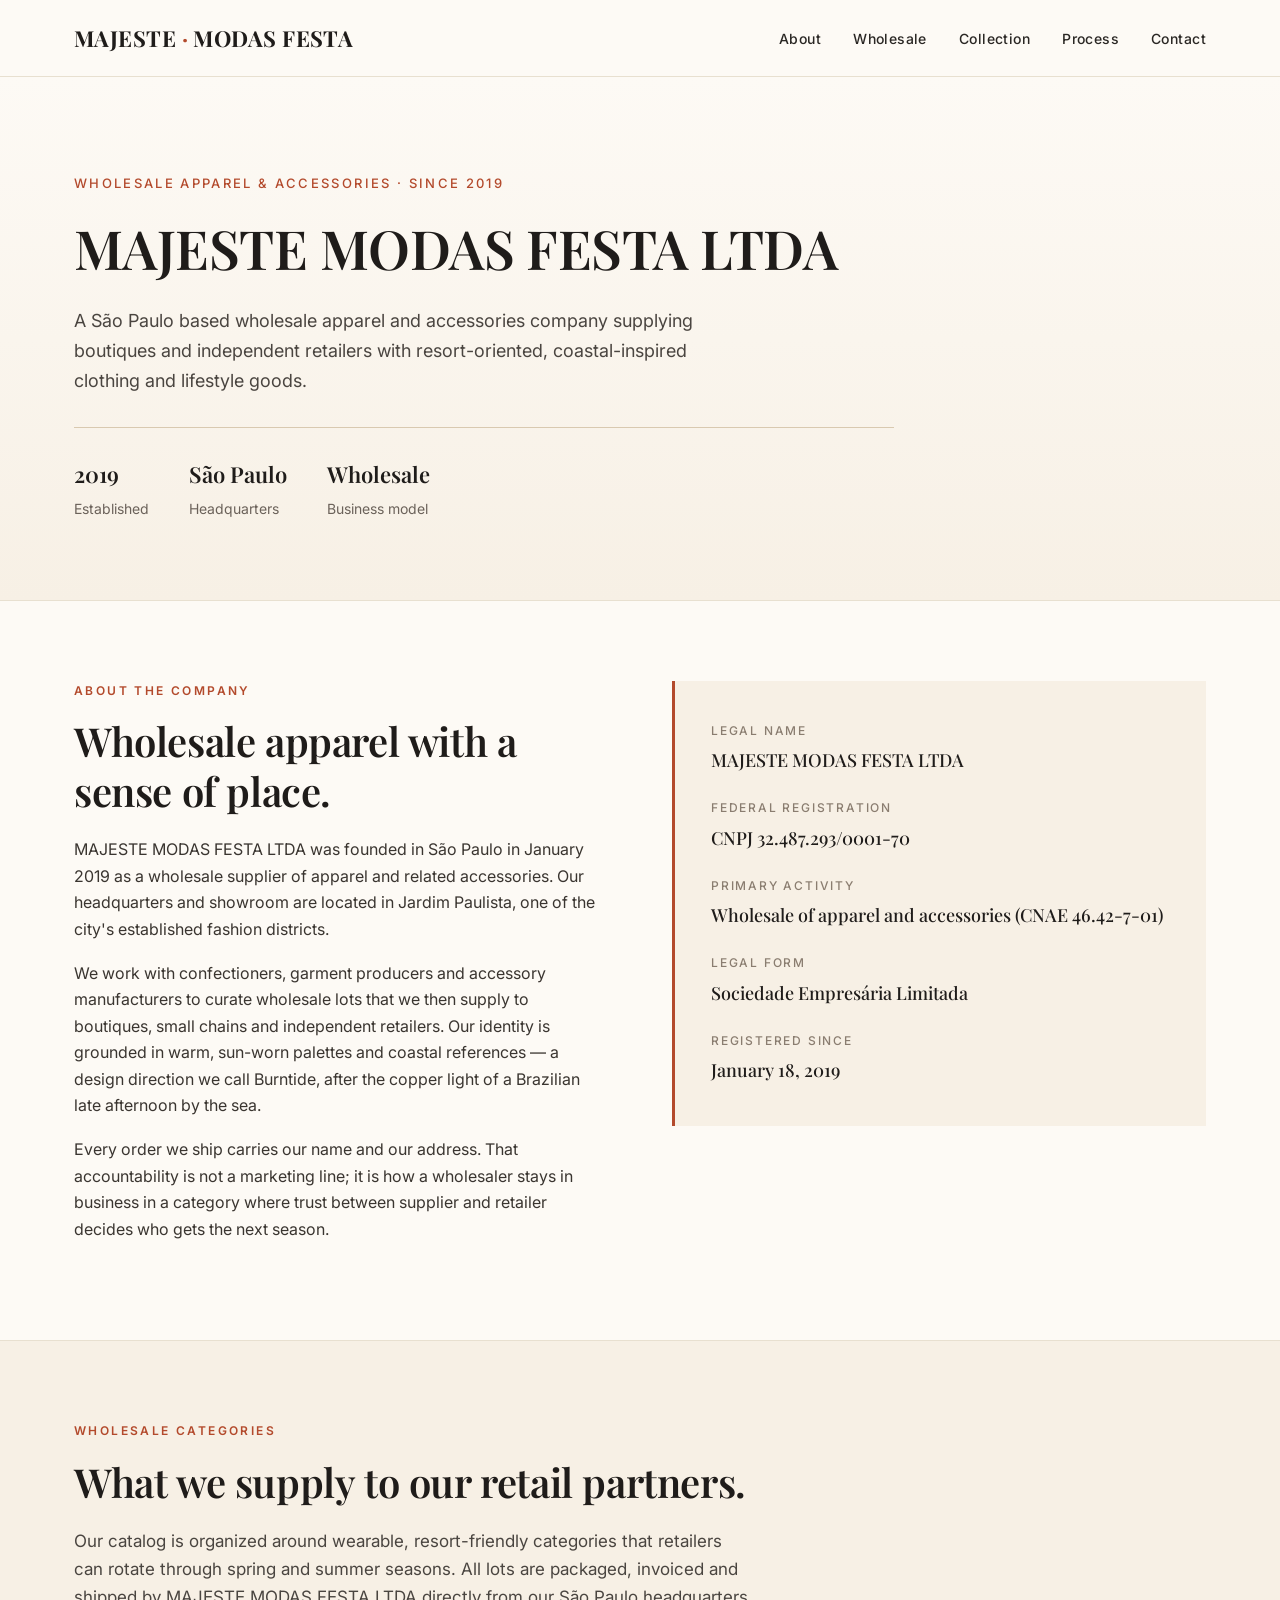
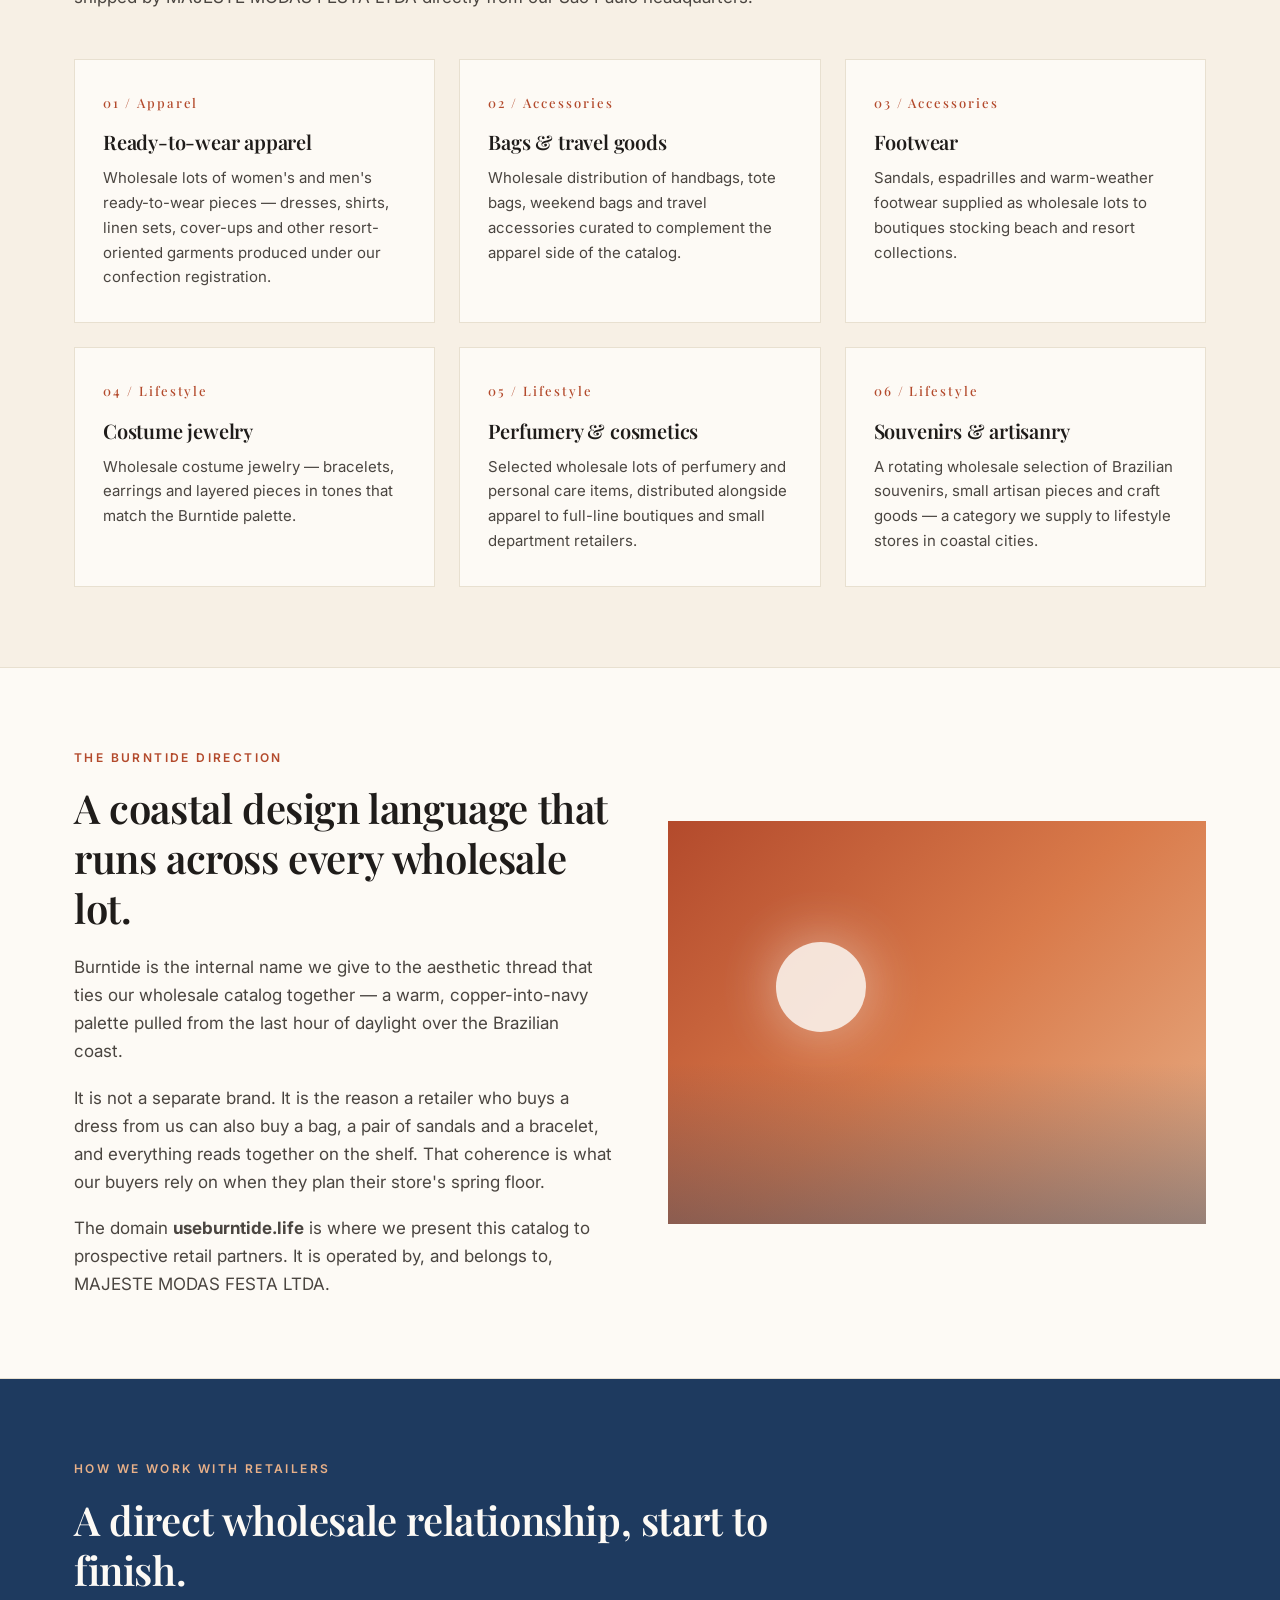
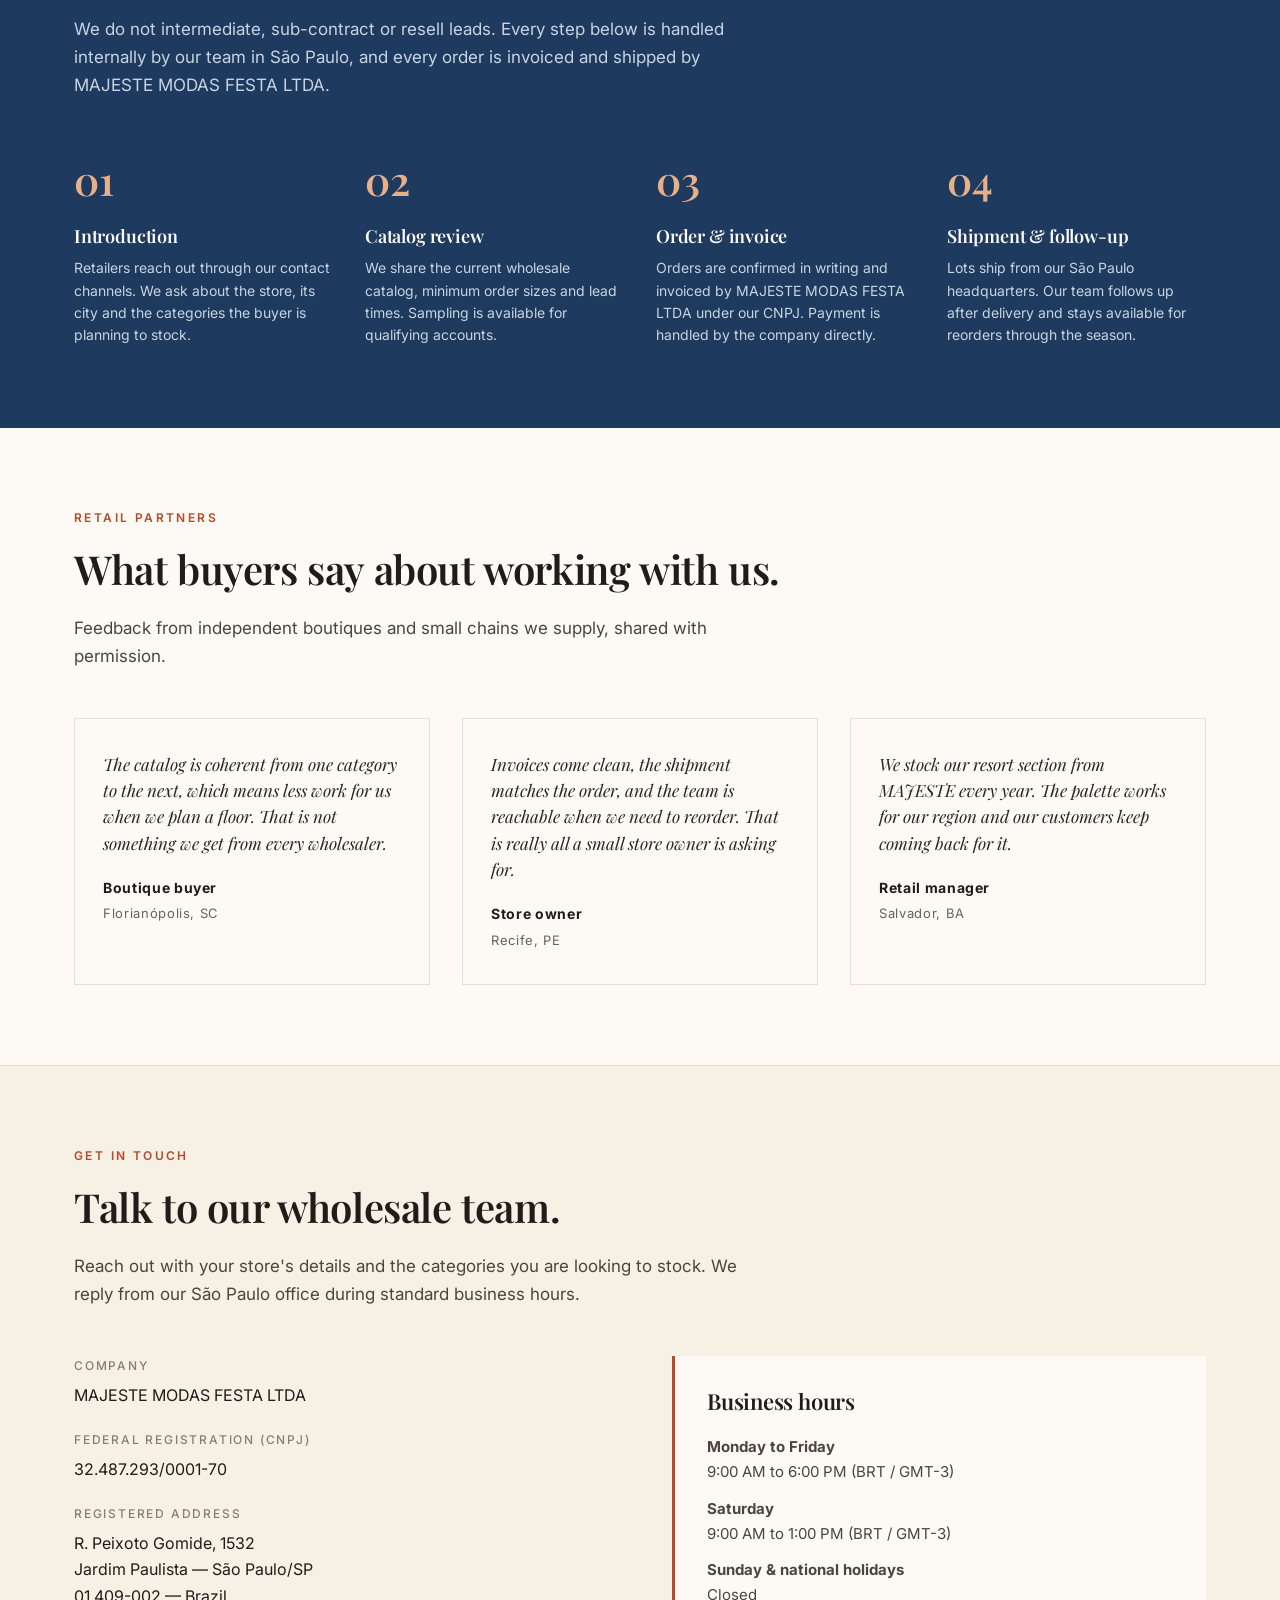
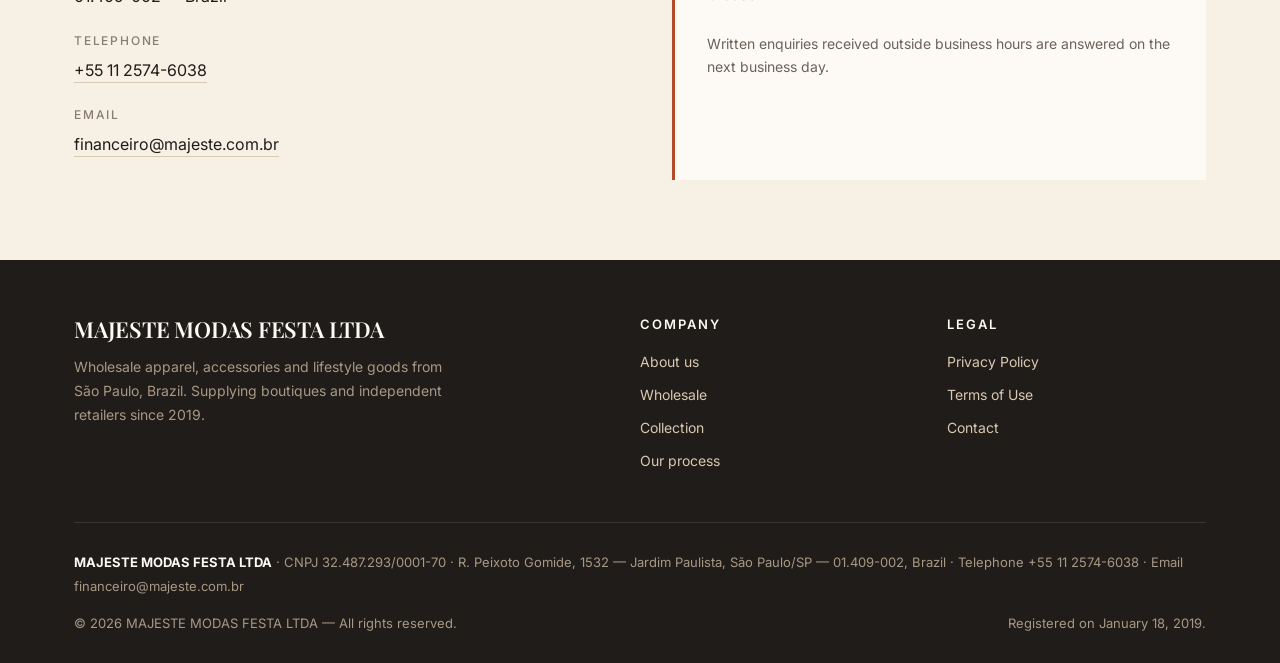
<file: index.html>
<!DOCTYPE html>
<html lang="en">
<head>
<meta charset="UTF-8">
<meta name="viewport" content="width=device-width, initial-scale=1.0">
<title>MAJESTE MODAS FESTA LTDA — Wholesale Apparel & Accessories</title>
<meta name="description" content="MAJESTE MODAS FESTA LTDA is a São Paulo based wholesale apparel and accessories company serving boutiques and independent retailers since 2019.">
<meta name="author" content="MAJESTE MODAS FESTA LTDA">
<link rel="canonical" href="https://useburntide.life/">
<meta property="og:type" content="website">
<meta property="og:title" content="MAJESTE MODAS FESTA LTDA — Wholesale Apparel & Accessories">
<meta property="og:description" content="Wholesale apparel and accessories from São Paulo, Brazil. Serving boutiques and independent retailers since 2019.">
<meta property="og:url" content="https://useburntide.life/">
<meta property="og:site_name" content="MAJESTE MODAS FESTA LTDA">
<meta property="og:locale" content="en_US">
<meta name="twitter:card" content="summary">
<meta name="twitter:title" content="MAJESTE MODAS FESTA LTDA">
<meta name="twitter:description" content="Wholesale apparel and accessories from São Paulo, Brazil.">
<link rel="icon" type="image/svg+xml" href="data:image/svg+xml,%3Csvg xmlns='http://www.w3.org/2000/svg' viewBox='0 0 100 100'%3E%3Crect width='100' height='100' fill='%23b34a2c'/%3E%3Ctext x='50' y='70' font-family='Georgia,serif' font-size='62' font-weight='700' text-anchor='middle' fill='%23fdfaf5'%3EM%3C/text%3E%3C/svg%3E">
<link rel="preconnect" href="https://fonts.googleapis.com">
<link rel="preconnect" href="https://fonts.gstatic.com" crossorigin>
<link href="https://fonts.googleapis.com/css2?family=Playfair+Display:wght@400;600;700&family=Inter:wght@300;400;500;600&display=swap" rel="stylesheet">
<style>
* { margin: 0; padding: 0; box-sizing: border-box; }
html { scroll-behavior: smooth; }
body {
  font-family: 'Inter', -apple-system, BlinkMacSystemFont, 'Segoe UI', sans-serif;
  color: #2a2724;
  background: #fdfaf5;
  line-height: 1.65;
  font-weight: 400;
  font-size: 16px;
}
h1, h2, h3, h4 { font-family: 'Playfair Display', Georgia, serif; font-weight: 600; letter-spacing: -0.01em; line-height: 1.25; color: #1f1c1a; }
a { color: #b34a2c; text-decoration: none; transition: color 0.2s; }
a:hover { color: #8a3820; }
.container { max-width: 1180px; margin: 0 auto; padding: 0 24px; }

/* Header */
header {
  background: #fdfaf5;
  border-bottom: 1px solid #e8e0d0;
  position: sticky;
  top: 0;
  z-index: 100;
}
.nav {
  display: flex;
  justify-content: space-between;
  align-items: center;
  padding: 20px 0;
}
.logo {
  font-family: 'Playfair Display', Georgia, serif;
  font-size: 22px;
  font-weight: 700;
  color: #1f1c1a;
  letter-spacing: 0.02em;
}
.logo span { color: #b34a2c; }
.nav-links { display: flex; gap: 32px; list-style: none; }
.nav-links a {
  color: #2a2724;
  font-size: 14px;
  font-weight: 500;
  letter-spacing: 0.03em;
}
.nav-links a:hover { color: #b34a2c; }

/* Hero */
.hero {
  padding: 96px 0 80px;
  border-bottom: 1px solid #e8e0d0;
  background: linear-gradient(180deg, #fdfaf5 0%, #f7f0e5 100%);
}
.hero-inner { max-width: 820px; }
.hero .eyebrow {
  font-size: 13px;
  letter-spacing: 0.18em;
  text-transform: uppercase;
  color: #b34a2c;
  font-weight: 500;
  margin-bottom: 20px;
}
.hero h1 {
  font-size: clamp(36px, 5vw, 54px);
  margin-bottom: 24px;
  color: #1f1c1a;
}
.hero p {
  font-size: 18px;
  color: #4a4540;
  max-width: 640px;
  margin-bottom: 32px;
}
.hero-meta {
  display: flex;
  gap: 40px;
  flex-wrap: wrap;
  padding-top: 28px;
  border-top: 1px solid #d9c9b0;
  color: #6b625a;
  font-size: 14px;
}
.hero-meta strong { color: #1f1c1a; display: block; font-family: 'Playfair Display', serif; font-size: 22px; margin-bottom: 4px; font-weight: 600; }

/* Sections */
section { padding: 80px 0; }
.section-eyebrow {
  font-size: 12px;
  letter-spacing: 0.2em;
  text-transform: uppercase;
  color: #b34a2c;
  font-weight: 600;
  margin-bottom: 16px;
}
.section-title {
  font-size: clamp(28px, 3.5vw, 40px);
  margin-bottom: 20px;
  max-width: 720px;
}
.section-lead {
  font-size: 17px;
  color: #4a4540;
  max-width: 680px;
  margin-bottom: 48px;
}

/* About */
.about { border-bottom: 1px solid #e8e0d0; }
.about-grid {
  display: grid;
  grid-template-columns: 1fr 1fr;
  gap: 64px;
  align-items: start;
}
.about-text p { margin-bottom: 18px; color: #3a3530; }
.about-facts {
  background: #f7f0e5;
  padding: 40px 36px;
  border-left: 3px solid #b34a2c;
}
.about-facts dt {
  font-size: 12px;
  letter-spacing: 0.15em;
  text-transform: uppercase;
  color: #8a7d70;
  margin-bottom: 6px;
  font-weight: 500;
}
.about-facts dd {
  font-family: 'Playfair Display', serif;
  font-size: 18px;
  color: #1f1c1a;
  margin-bottom: 22px;
  font-weight: 500;
}
.about-facts dd:last-child { margin-bottom: 0; }

/* Wholesale */
.wholesale { background: #f7f0e5; border-bottom: 1px solid #e8e0d0; }
.categories {
  display: grid;
  grid-template-columns: repeat(3, 1fr);
  gap: 24px;
  margin-top: 16px;
}
.category-card {
  background: #fdfaf5;
  padding: 32px 28px;
  border: 1px solid #e8e0d0;
  transition: border-color 0.2s, transform 0.2s;
}
.category-card:hover { border-color: #b34a2c; transform: translateY(-2px); }
.category-card h3 {
  font-size: 20px;
  margin-bottom: 12px;
}
.category-card p { font-size: 15px; color: #4a4540; }
.category-num {
  font-family: 'Playfair Display', serif;
  font-size: 13px;
  color: #b34a2c;
  letter-spacing: 0.15em;
  margin-bottom: 16px;
  font-weight: 500;
}

/* Collection (Burntide narrative) */
.collection { border-bottom: 1px solid #e8e0d0; }
.collection-grid {
  display: grid;
  grid-template-columns: 1fr 1fr;
  gap: 56px;
  align-items: center;
}
.collection-visual {
  aspect-ratio: 4/3;
  background: linear-gradient(135deg, #b34a2c 0%, #d97a4a 50%, #e8b088 100%);
  position: relative;
  overflow: hidden;
}
.collection-visual::before {
  content: '';
  position: absolute;
  bottom: 0;
  left: 0;
  right: 0;
  height: 40%;
  background: linear-gradient(180deg, transparent 0%, #1e3a5f 100%);
  opacity: 0.4;
}
.collection-visual::after {
  content: '';
  position: absolute;
  top: 30%;
  left: 20%;
  width: 90px;
  height: 90px;
  border-radius: 50%;
  background: #fdfaf5;
  box-shadow: 0 0 60px rgba(253, 250, 245, 0.6);
  opacity: 0.85;
}

/* Process */
.process { background: #1e3a5f; color: #fdfaf5; border-bottom: 1px solid #1e3a5f; }
.process .section-eyebrow { color: #e8b088; }
.process .section-title { color: #fdfaf5; }
.process .section-lead { color: #c9d4e0; }
.process-steps {
  display: grid;
  grid-template-columns: repeat(4, 1fr);
  gap: 32px;
  margin-top: 20px;
}
.step-num {
  font-family: 'Playfair Display', serif;
  font-size: 40px;
  color: #e8b088;
  margin-bottom: 12px;
  font-weight: 600;
}
.step h4 { color: #fdfaf5; font-size: 18px; margin-bottom: 10px; }
.step p { font-size: 14px; color: #c9d4e0; line-height: 1.6; }

/* Testimonials */
.testimonials { border-bottom: 1px solid #e8e0d0; }
.testimonial-grid {
  display: grid;
  grid-template-columns: repeat(3, 1fr);
  gap: 32px;
}
.testimonial {
  padding: 32px 28px;
  border: 1px solid #e8e0d0;
  background: #fdfaf5;
}
.testimonial p {
  font-family: 'Playfair Display', serif;
  font-size: 17px;
  color: #2a2724;
  line-height: 1.55;
  margin-bottom: 20px;
  font-style: italic;
}
.testimonial cite {
  font-style: normal;
  font-size: 13px;
  color: #6b625a;
  letter-spacing: 0.05em;
}
.testimonial cite strong { color: #1f1c1a; display: block; font-size: 14px; }

/* Contact */
.contact { background: #f7f0e5; }
.contact-grid {
  display: grid;
  grid-template-columns: 1fr 1fr;
  gap: 64px;
}
.contact-info dt {
  font-size: 12px;
  letter-spacing: 0.15em;
  text-transform: uppercase;
  color: #8a7d70;
  font-weight: 500;
  margin-bottom: 6px;
}
.contact-info dd {
  font-size: 16px;
  color: #1f1c1a;
  margin-bottom: 22px;
}
.contact-info a { color: #1f1c1a; border-bottom: 1px solid #d9c9b0; padding-bottom: 2px; }
.contact-info a:hover { color: #b34a2c; border-color: #b34a2c; }
.contact-hours {
  background: #fdfaf5;
  padding: 32px;
  border-left: 3px solid #b34a2c;
}
.contact-hours h3 { font-size: 22px; margin-bottom: 20px; }
.contact-hours p { color: #4a4540; margin-bottom: 12px; font-size: 15px; }

/* Footer */
footer {
  background: #1f1c1a;
  color: #d9c9b0;
  padding: 56px 0 28px;
}
.footer-grid {
  display: grid;
  grid-template-columns: 2fr 1fr 1fr;
  gap: 48px;
  margin-bottom: 40px;
}
.footer-brand h3 {
  color: #fdfaf5;
  font-size: 22px;
  margin-bottom: 12px;
}
.footer-brand p { font-size: 14px; color: #a89985; line-height: 1.7; max-width: 380px; }
.footer-col h4 {
  color: #fdfaf5;
  font-size: 13px;
  letter-spacing: 0.15em;
  text-transform: uppercase;
  margin-bottom: 18px;
  font-family: 'Inter', sans-serif;
  font-weight: 600;
}
.footer-col ul { list-style: none; }
.footer-col li { margin-bottom: 10px; font-size: 14px; }
.footer-col a { color: #d9c9b0; }
.footer-col a:hover { color: #e8b088; }
.footer-legal {
  border-top: 1px solid #3a3530;
  padding-top: 28px;
  font-size: 13px;
  color: #a89985;
  line-height: 1.8;
}
.footer-legal strong { color: #fdfaf5; }
.footer-legal-row { display: flex; justify-content: space-between; flex-wrap: wrap; gap: 16px; margin-top: 14px; }

/* Responsive */
@media (max-width: 900px) {
  .nav-links { gap: 20px; }
  .nav-links a { font-size: 13px; }
  .about-grid, .contact-grid, .collection-grid { grid-template-columns: 1fr; gap: 40px; }
  .categories { grid-template-columns: 1fr; }
  .testimonial-grid { grid-template-columns: 1fr; }
  .process-steps { grid-template-columns: repeat(2, 1fr); }
  .footer-grid { grid-template-columns: 1fr; gap: 32px; }
  .hero { padding: 64px 0 56px; }
  section { padding: 56px 0; }
  .hero-meta { gap: 24px; }
}
@media (max-width: 600px) {
  .nav-links { display: none; }
  .process-steps { grid-template-columns: 1fr; }
}
</style>
</head>
<body>

<header>
  <div class="container">
    <nav class="nav">
      <div class="logo">MAJESTE <span>·</span> MODAS FESTA</div>
      <ul class="nav-links">
        <li><a href="#about">About</a></li>
        <li><a href="#wholesale">Wholesale</a></li>
        <li><a href="#collection">Collection</a></li>
        <li><a href="#process">Process</a></li>
        <li><a href="#contact">Contact</a></li>
      </ul>
    </nav>
  </div>
</header>

<section class="hero">
  <div class="container">
    <div class="hero-inner">
      <div class="eyebrow">Wholesale Apparel & Accessories · Since 2019</div>
      <h1>MAJESTE MODAS FESTA LTDA</h1>
      <p>A São Paulo based wholesale apparel and accessories company supplying boutiques and independent retailers with resort-oriented, coastal-inspired clothing and lifestyle goods.</p>
      <div class="hero-meta">
        <div><strong>2019</strong>Established</div>
        <div><strong>São Paulo</strong>Headquarters</div>
        <div><strong>Wholesale</strong>Business model</div>
      </div>
    </div>
  </div>
</section>

<section class="about" id="about">
  <div class="container">
    <div class="about-grid">
      <div class="about-text">
        <div class="section-eyebrow">About the company</div>
        <h2 class="section-title">Wholesale apparel with a sense of place.</h2>
        <p>MAJESTE MODAS FESTA LTDA was founded in São Paulo in January 2019 as a wholesale supplier of apparel and related accessories. Our headquarters and showroom are located in Jardim Paulista, one of the city's established fashion districts.</p>
        <p>We work with confectioners, garment producers and accessory manufacturers to curate wholesale lots that we then supply to boutiques, small chains and independent retailers. Our identity is grounded in warm, sun-worn palettes and coastal references — a design direction we call Burntide, after the copper light of a Brazilian late afternoon by the sea.</p>
        <p>Every order we ship carries our name and our address. That accountability is not a marketing line; it is how a wholesaler stays in business in a category where trust between supplier and retailer decides who gets the next season.</p>
      </div>
      <div class="about-facts">
        <dl>
          <dt>Legal name</dt>
          <dd>MAJESTE MODAS FESTA LTDA</dd>
          <dt>Federal registration</dt>
          <dd>CNPJ 32.487.293/0001-70</dd>
          <dt>Primary activity</dt>
          <dd>Wholesale of apparel and accessories (CNAE 46.42-7-01)</dd>
          <dt>Legal form</dt>
          <dd>Sociedade Empresária Limitada</dd>
          <dt>Registered since</dt>
          <dd>January 18, 2019</dd>
        </dl>
      </div>
    </div>
  </div>
</section>

<section class="wholesale" id="wholesale">
  <div class="container">
    <div class="section-eyebrow">Wholesale categories</div>
    <h2 class="section-title">What we supply to our retail partners.</h2>
    <p class="section-lead">Our catalog is organized around wearable, resort-friendly categories that retailers can rotate through spring and summer seasons. All lots are packaged, invoiced and shipped by MAJESTE MODAS FESTA LTDA directly from our São Paulo headquarters.</p>
    <div class="categories">
      <div class="category-card">
        <div class="category-num">01 / Apparel</div>
        <h3>Ready-to-wear apparel</h3>
        <p>Wholesale lots of women's and men's ready-to-wear pieces — dresses, shirts, linen sets, cover-ups and other resort-oriented garments produced under our confection registration.</p>
      </div>
      <div class="category-card">
        <div class="category-num">02 / Accessories</div>
        <h3>Bags & travel goods</h3>
        <p>Wholesale distribution of handbags, tote bags, weekend bags and travel accessories curated to complement the apparel side of the catalog.</p>
      </div>
      <div class="category-card">
        <div class="category-num">03 / Accessories</div>
        <h3>Footwear</h3>
        <p>Sandals, espadrilles and warm-weather footwear supplied as wholesale lots to boutiques stocking beach and resort collections.</p>
      </div>
      <div class="category-card">
        <div class="category-num">04 / Lifestyle</div>
        <h3>Costume jewelry</h3>
        <p>Wholesale costume jewelry — bracelets, earrings and layered pieces in tones that match the Burntide palette.</p>
      </div>
      <div class="category-card">
        <div class="category-num">05 / Lifestyle</div>
        <h3>Perfumery & cosmetics</h3>
        <p>Selected wholesale lots of perfumery and personal care items, distributed alongside apparel to full-line boutiques and small department retailers.</p>
      </div>
      <div class="category-card">
        <div class="category-num">06 / Lifestyle</div>
        <h3>Souvenirs & artisanry</h3>
        <p>A rotating wholesale selection of Brazilian souvenirs, small artisan pieces and craft goods — a category we supply to lifestyle stores in coastal cities.</p>
      </div>
    </div>
  </div>
</section>

<section class="collection" id="collection">
  <div class="container">
    <div class="collection-grid">
      <div>
        <div class="section-eyebrow">The Burntide direction</div>
        <h2 class="section-title">A coastal design language that runs across every wholesale lot.</h2>
        <p style="font-size: 17px; color: #4a4540; margin-bottom: 18px;">Burntide is the internal name we give to the aesthetic thread that ties our wholesale catalog together — a warm, copper-into-navy palette pulled from the last hour of daylight over the Brazilian coast.</p>
        <p style="font-size: 17px; color: #4a4540; margin-bottom: 18px;">It is not a separate brand. It is the reason a retailer who buys a dress from us can also buy a bag, a pair of sandals and a bracelet, and everything reads together on the shelf. That coherence is what our buyers rely on when they plan their store's spring floor.</p>
        <p style="font-size: 17px; color: #4a4540;">The domain <strong>useburntide.life</strong> is where we present this catalog to prospective retail partners. It is operated by, and belongs to, MAJESTE MODAS FESTA LTDA.</p>
      </div>
      <div class="collection-visual" aria-hidden="true"></div>
    </div>
  </div>
</section>

<section class="process" id="process">
  <div class="container">
    <div class="section-eyebrow">How we work with retailers</div>
    <h2 class="section-title">A direct wholesale relationship, start to finish.</h2>
    <p class="section-lead">We do not intermediate, sub-contract or resell leads. Every step below is handled internally by our team in São Paulo, and every order is invoiced and shipped by MAJESTE MODAS FESTA LTDA.</p>
    <div class="process-steps">
      <div class="step">
        <div class="step-num">01</div>
        <h4>Introduction</h4>
        <p>Retailers reach out through our contact channels. We ask about the store, its city and the categories the buyer is planning to stock.</p>
      </div>
      <div class="step">
        <div class="step-num">02</div>
        <h4>Catalog review</h4>
        <p>We share the current wholesale catalog, minimum order sizes and lead times. Sampling is available for qualifying accounts.</p>
      </div>
      <div class="step">
        <div class="step-num">03</div>
        <h4>Order & invoice</h4>
        <p>Orders are confirmed in writing and invoiced by MAJESTE MODAS FESTA LTDA under our CNPJ. Payment is handled by the company directly.</p>
      </div>
      <div class="step">
        <div class="step-num">04</div>
        <h4>Shipment & follow-up</h4>
        <p>Lots ship from our São Paulo headquarters. Our team follows up after delivery and stays available for reorders through the season.</p>
      </div>
    </div>
  </div>
</section>

<section class="testimonials">
  <div class="container">
    <div class="section-eyebrow">Retail partners</div>
    <h2 class="section-title">What buyers say about working with us.</h2>
    <p class="section-lead">Feedback from independent boutiques and small chains we supply, shared with permission.</p>
    <div class="testimonial-grid">
      <div class="testimonial">
        <p>The catalog is coherent from one category to the next, which means less work for us when we plan a floor. That is not something we get from every wholesaler.</p>
        <cite><strong>Boutique buyer</strong>Florianópolis, SC</cite>
      </div>
      <div class="testimonial">
        <p>Invoices come clean, the shipment matches the order, and the team is reachable when we need to reorder. That is really all a small store owner is asking for.</p>
        <cite><strong>Store owner</strong>Recife, PE</cite>
      </div>
      <div class="testimonial">
        <p>We stock our resort section from MAJESTE every year. The palette works for our region and our customers keep coming back for it.</p>
        <cite><strong>Retail manager</strong>Salvador, BA</cite>
      </div>
    </div>
  </div>
</section>

<section class="contact" id="contact">
  <div class="container">
    <div class="section-eyebrow">Get in touch</div>
    <h2 class="section-title">Talk to our wholesale team.</h2>
    <p class="section-lead">Reach out with your store's details and the categories you are looking to stock. We reply from our São Paulo office during standard business hours.</p>
    <div class="contact-grid">
      <div class="contact-info">
        <dl>
          <dt>Company</dt>
          <dd>MAJESTE MODAS FESTA LTDA</dd>
          <dt>Federal registration (CNPJ)</dt>
          <dd>32.487.293/0001-70</dd>
          <dt>Registered address</dt>
          <dd>R. Peixoto Gomide, 1532<br>Jardim Paulista — São Paulo/SP<br>01.409-002 — Brazil</dd>
          <dt>Telephone</dt>
          <dd><a href="tel:+551125746038">+55 11 2574-6038</a></dd>
          <dt>Email</dt>
          <dd><a href="mailto:financeiro@majeste.com.br">financeiro@majeste.com.br</a></dd>
        </dl>
      </div>
      <div class="contact-hours">
        <h3>Business hours</h3>
        <p><strong>Monday to Friday</strong><br>9:00 AM to 6:00 PM (BRT / GMT-3)</p>
        <p><strong>Saturday</strong><br>9:00 AM to 1:00 PM (BRT / GMT-3)</p>
        <p><strong>Sunday & national holidays</strong><br>Closed</p>
        <p style="margin-top: 24px; font-size: 14px; color: #6b625a;">Written enquiries received outside business hours are answered on the next business day.</p>
      </div>
    </div>
  </div>
</section>

<footer>
  <div class="container">
    <div class="footer-grid">
      <div class="footer-brand">
        <h3>MAJESTE MODAS FESTA LTDA</h3>
        <p>Wholesale apparel, accessories and lifestyle goods from São Paulo, Brazil. Supplying boutiques and independent retailers since 2019.</p>
      </div>
      <div class="footer-col">
        <h4>Company</h4>
        <ul>
          <li><a href="#about">About us</a></li>
          <li><a href="#wholesale">Wholesale</a></li>
          <li><a href="#collection">Collection</a></li>
          <li><a href="#process">Our process</a></li>
        </ul>
      </div>
      <div class="footer-col">
        <h4>Legal</h4>
        <ul>
          <li><a href="privacy.html">Privacy Policy</a></li>
          <li><a href="terms.html">Terms of Use</a></li>
          <li><a href="#contact">Contact</a></li>
        </ul>
      </div>
    </div>
    <div class="footer-legal">
      <div><strong>MAJESTE MODAS FESTA LTDA</strong> · CNPJ 32.487.293/0001-70 · R. Peixoto Gomide, 1532 — Jardim Paulista, São Paulo/SP — 01.409-002, Brazil · Telephone +55 11 2574-6038 · Email financeiro@majeste.com.br</div>
      <div class="footer-legal-row">
        <div>© 2026 MAJESTE MODAS FESTA LTDA — All rights reserved.</div>
        <div>Registered on January 18, 2019.</div>
      </div>
    </div>
  </div>
</footer>

</body>
</html>
</file>
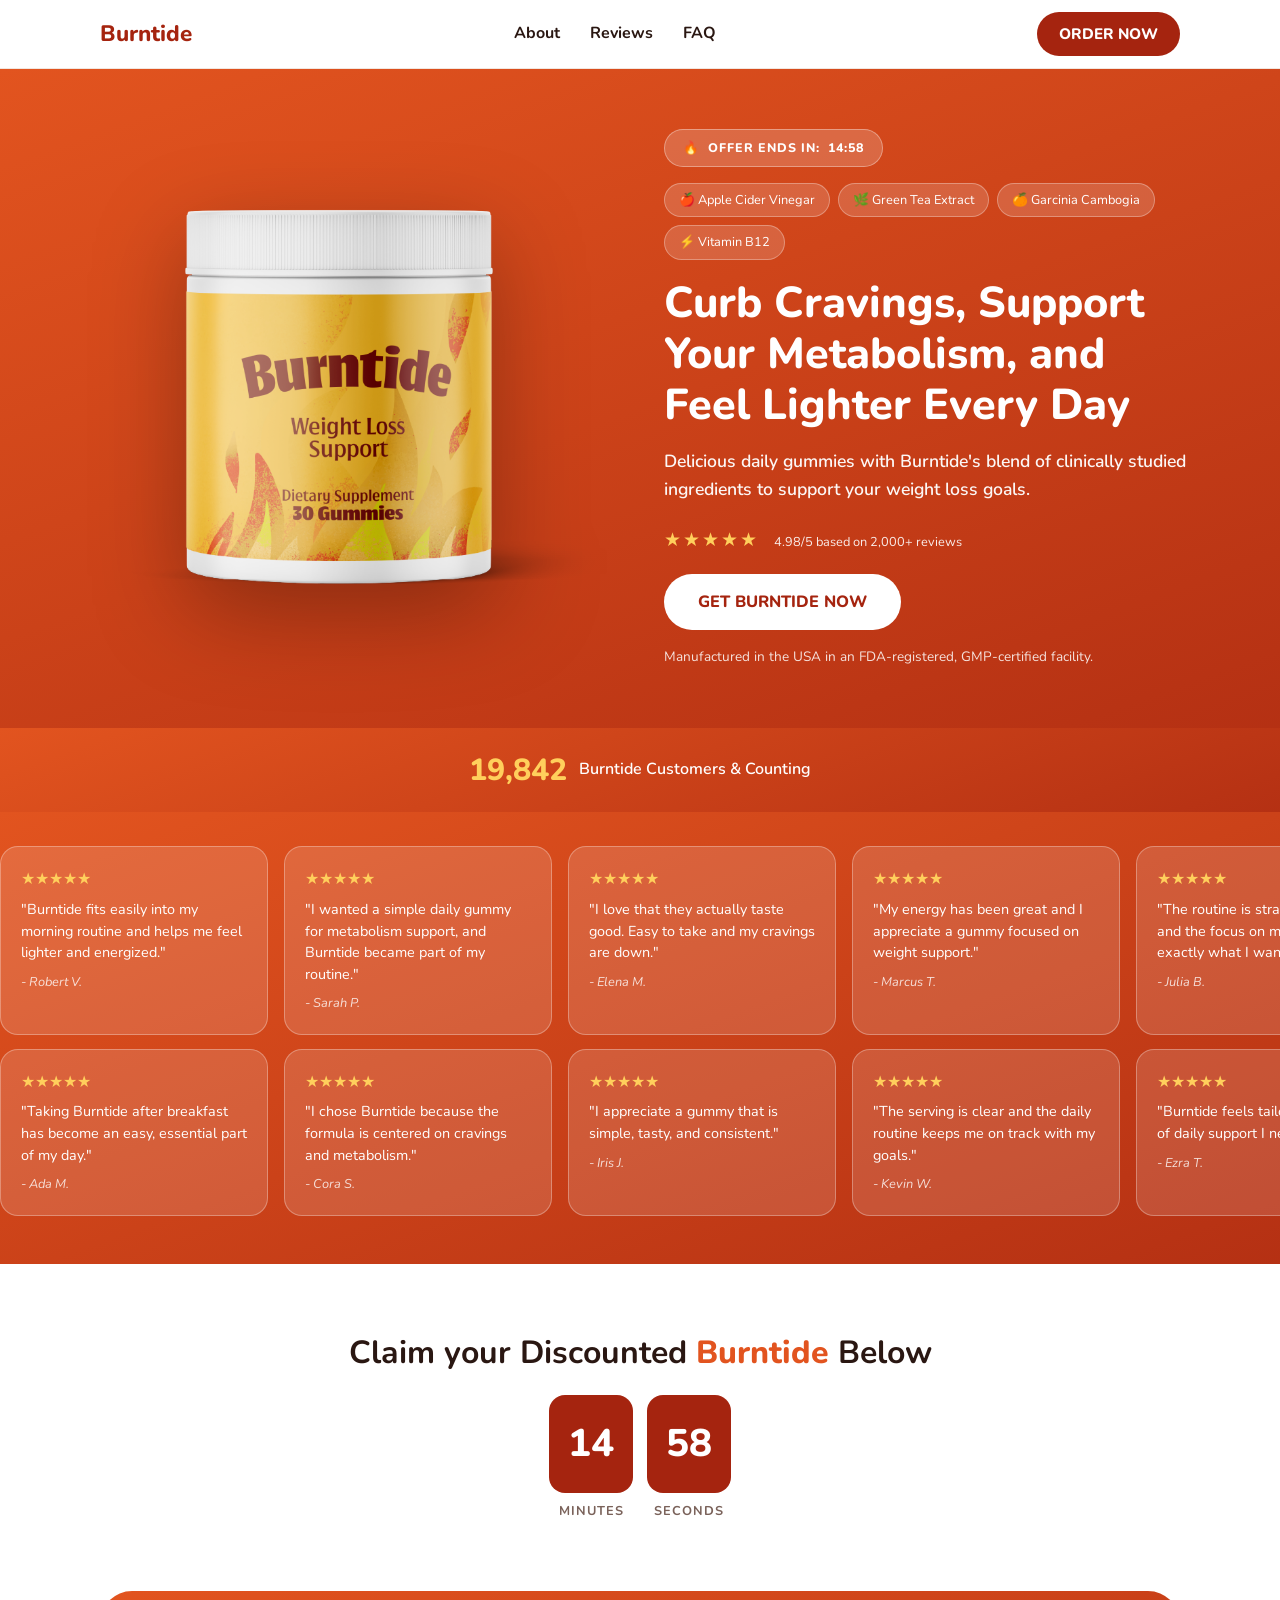
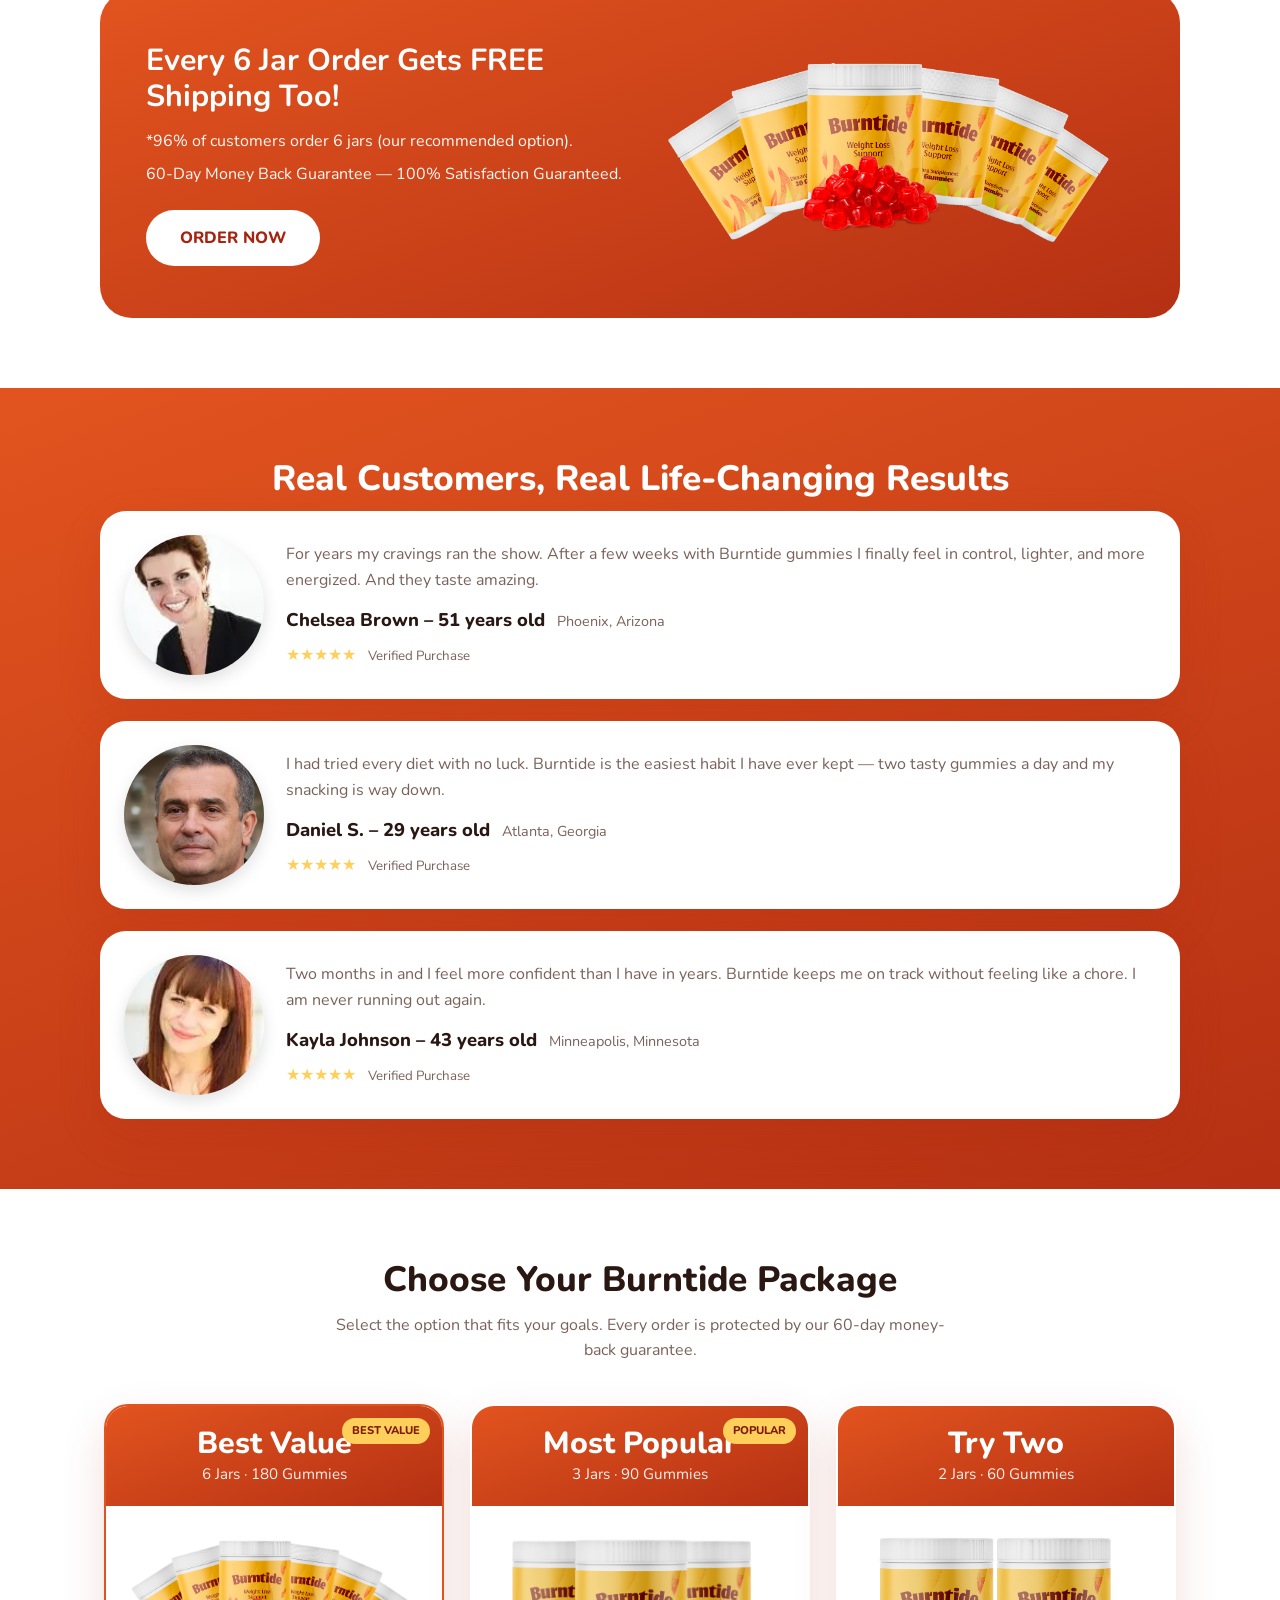
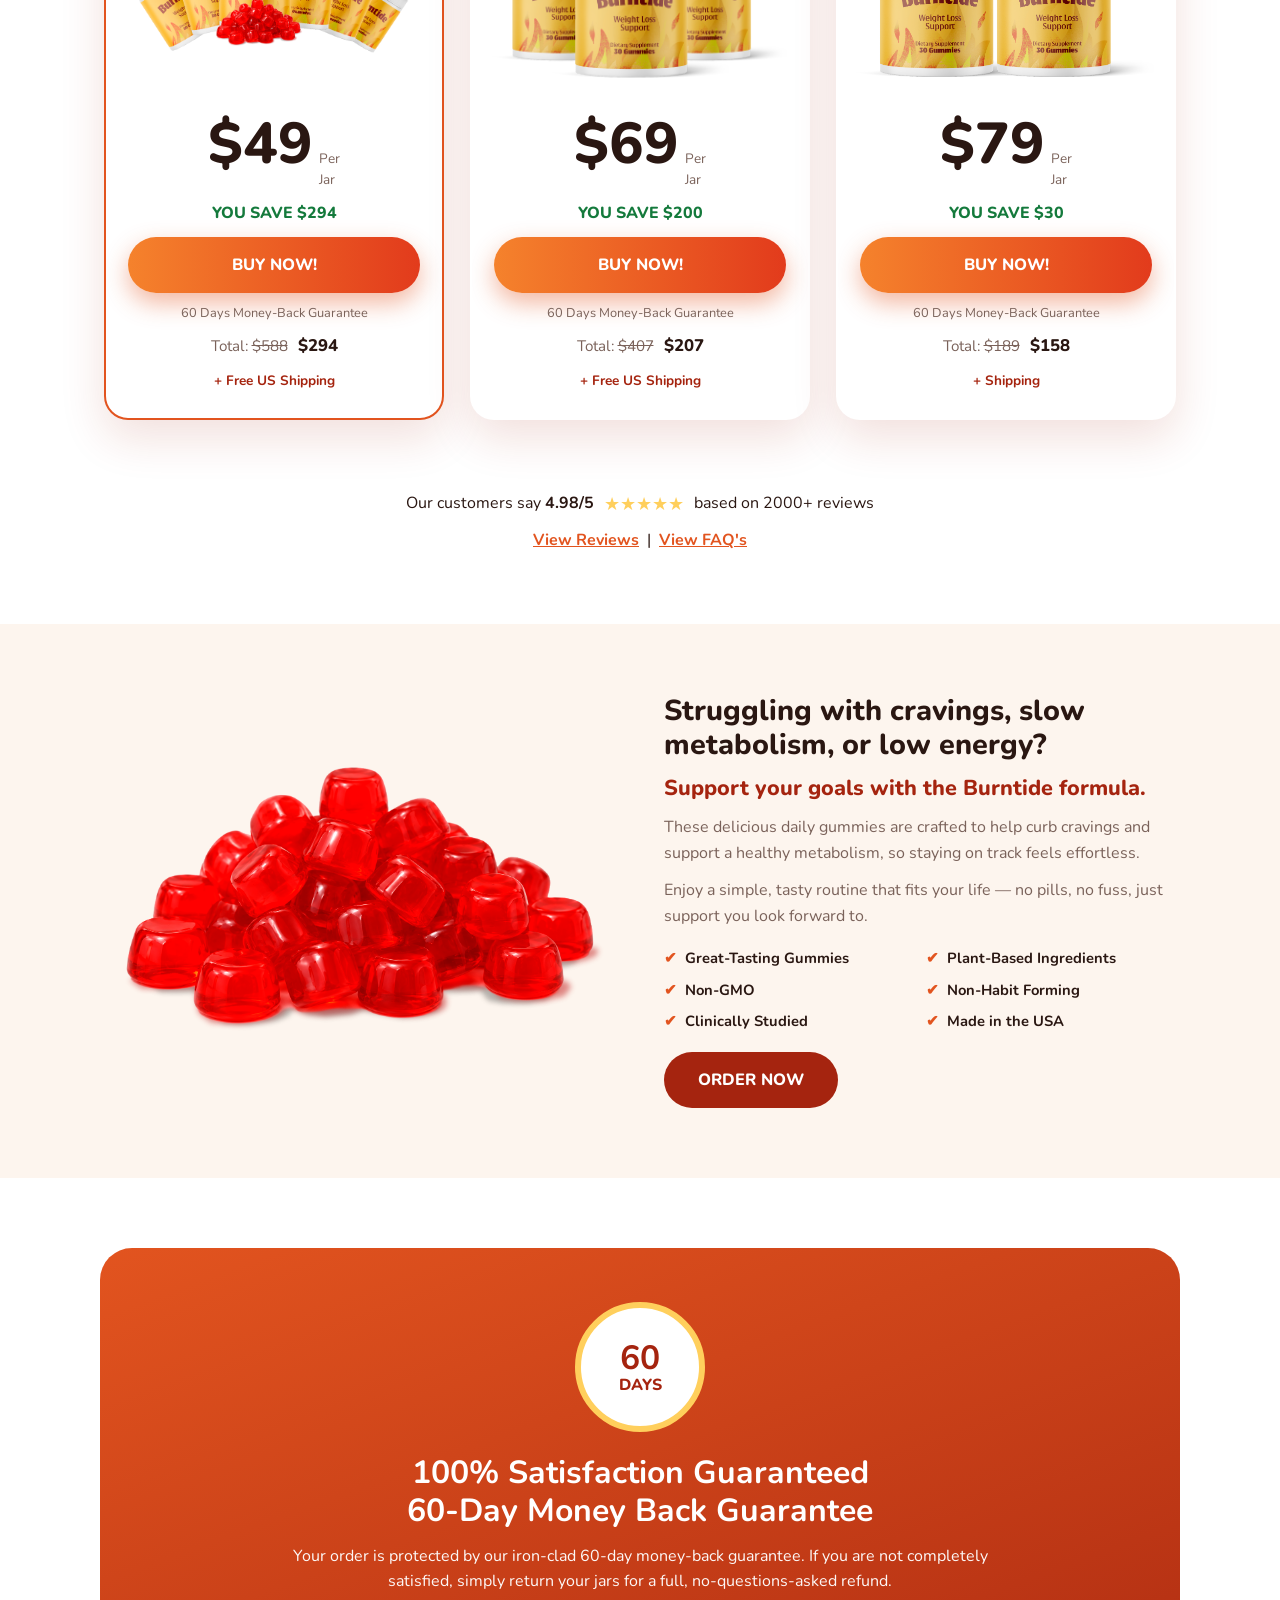
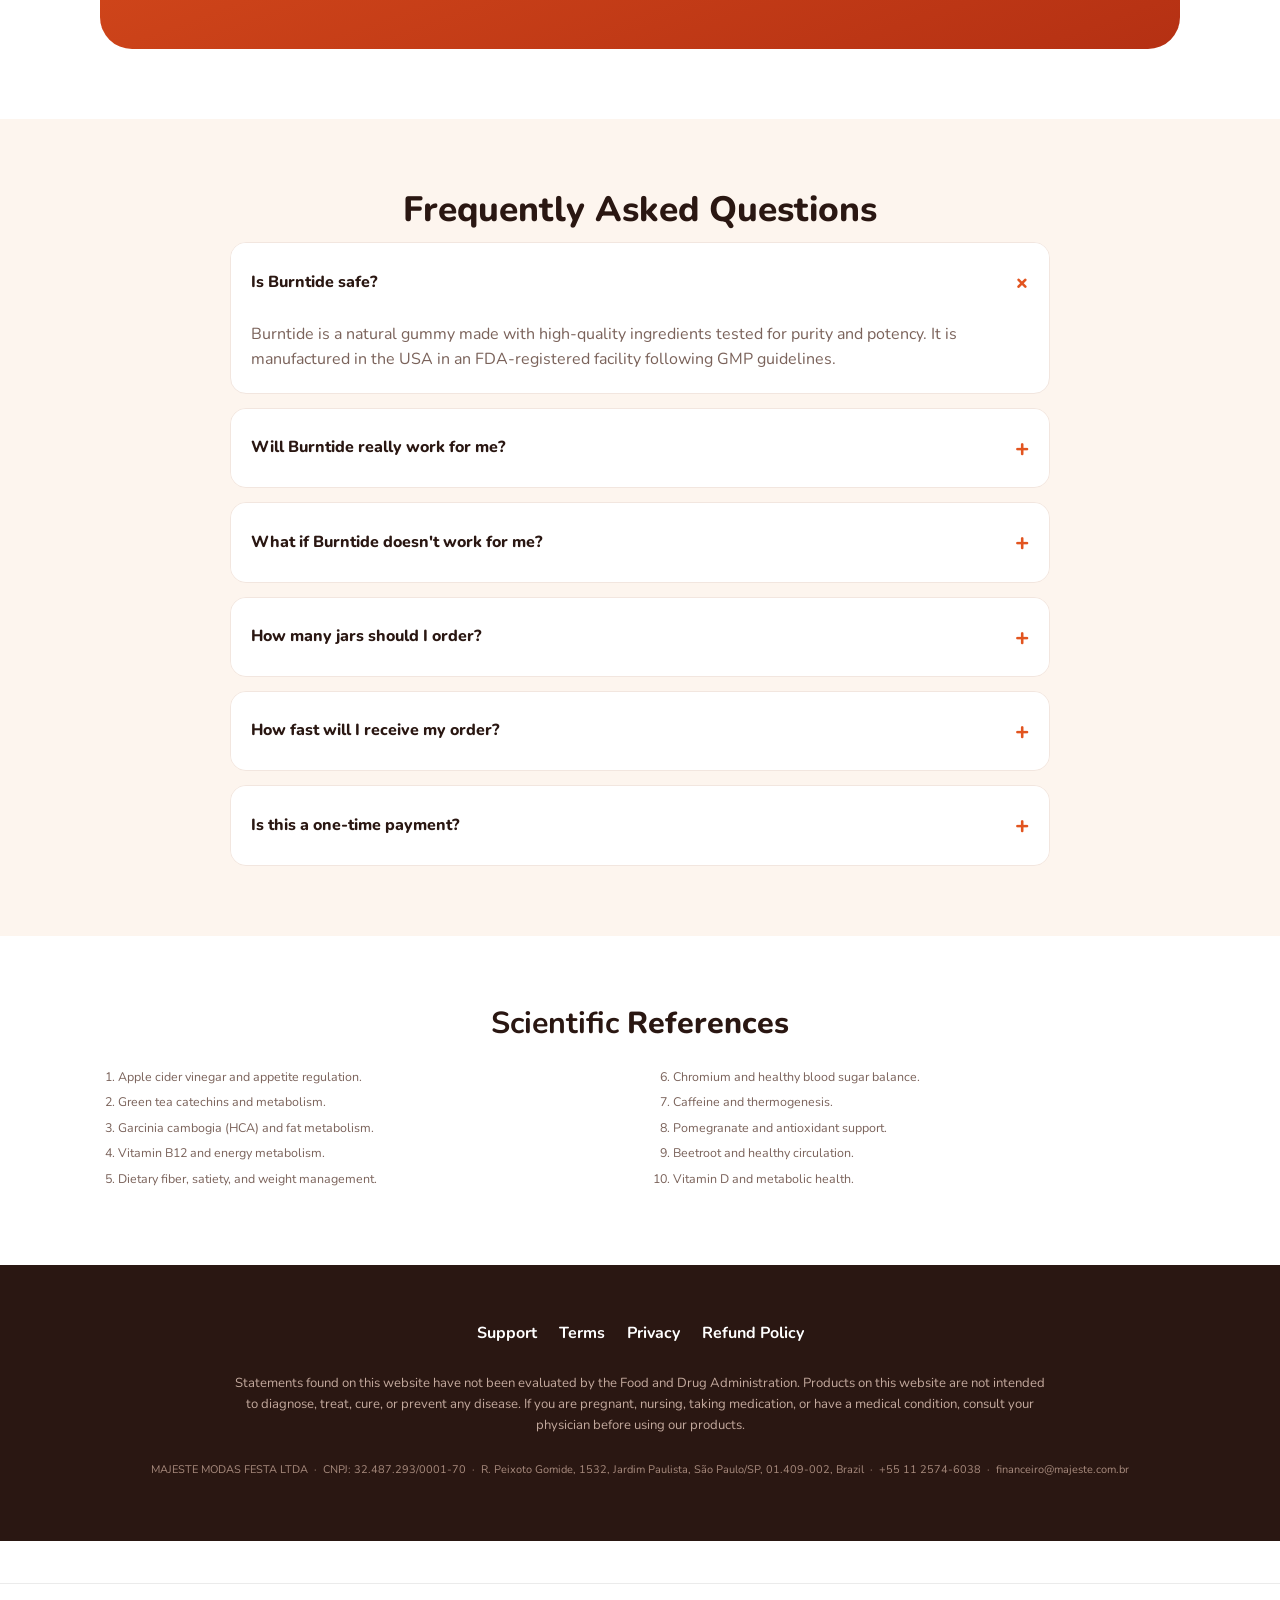
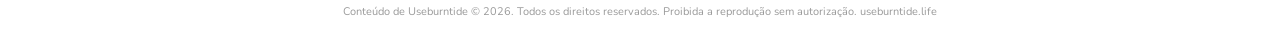
<file: getburn/index.html>
<!-- 07fa30c35d2e1b3b -->
<!DOCTYPE html>
<html lang="en">
<head>
  <meta charset="UTF-8">
  <meta name="viewport" content="width=device-width, initial-scale=1.0">
  <title>Burntide - Natural Weight Loss Support Gummies — Useburntide</title>
  
  <link rel="preconnect" href="https://fonts.googleapis.com">
  <link rel="preconnect" href="https://fonts.gstatic.com" crossorigin>
  <link href="https://fonts.googleapis.com/css2?family=Nunito:wght@400;600;700;800&display=swap" rel="stylesheet">
  <link rel="stylesheet" href="css/style.css">
  <script type="text/javascript" src="https://lp.useburntide.life/track.js?rtkcmpid=6a68c1e3cd39345bc1e03559"></script>



<link rel="canonical" href="https://useburntide.life/">
<meta name="description" content="useburntide.life traz análises detalhadas e informações atualizadas. Saiba mais sobre este tema importante.">
<meta name="robots" content="index, follow, max-snippet:-1, max-image-preview:large">
<meta property="og:type" content="website">
<meta property="og:url" content="https://useburntide.life/">
<meta property="og:site_name" content="useburntide.life">
<meta property="og:description" content="useburntide.life traz análises detalhadas e informações atualizadas. Saiba mais sobre este tema importante.">
<meta property="og:locale" content="pt_BR">
<meta name="twitter:card" content="summary">
<meta name="twitter:domain" content="useburntide.life">
<meta name="generator" content="cms-62c15394ca36">

<script type="application/ld+json">{"@context": "https://schema.org", "@type": "WebPage", "name": "Useburntide", "url": "https://useburntide.life/", "datePublished": "2025-05-04", "dateModified": "2025-12-18", "inLanguage": "pt-BR", "isPartOf": {"@type": "WebSite", "name": "Useburntide", "url": "https://useburntide.life/"}, "publisher": {"@type": "Organization", "name": "Useburntide", "url": "https://useburntide.life/"}}</script>

<style>:root{--qkkb-p:rgb(137,236,105);--qkkb-s:rgb(181,167,24);--qkkb-id:'b836ed72208a'}@keyframes vuntoznz{from{opacity:1}to{opacity:1}}.rgellk{position:absolute;width:0;height:0;overflow:hidden;pointer-events:none}</style>
<!-- b:k0c7bbel5v v4.71.575 -->
</head>
<body data-s="a7b2d48e" data-p="jmfasc">
<noscript><div style="padding:18px;text-align:center;"><p>Este conteúdo de useburntide requer JavaScript habilitado para funcionar corretamente.</p></div></noscript>

<!-- ====== Header ====== -->
<header class="site-header">
  <div class="container nav">
    <a class="brand" href="#top">
Burntide
    </a>
    <nav class="nav-links">
      <a href="#about">About</a>
      <a href="#reviews">Reviews</a>
      <a href="#faqs">FAQ</a>
    </nav>
    <a class="btn btn-dark nav-cta" href="#products">ORDER NOW</a>
    <button class="menu-btn" aria-label="Open menu"><span></span><span></span><span></span></button>
  </div>
  <div class="mobile-menu">
    <a href="#about">About</a>
    <a href="#reviews">Reviews</a>
    <a href="#faqs">FAQ</a>
    <a href="#products">Order Now</a>
  </div>
</header>
<!-- ====== Fim Header ====== -->

<span id="top"></span>

<!-- ====== Hero ====== -->
<section class="hero gradient">
  <div class="container hero-grid">
    <div class="hero-media">
      <img src="images/hero.png" alt="Burntide gummies jar">
    </div>
    <div class="hero-copy">
      <div class="pill-timer"><span class="dot">&#128293;</span> OFFER ENDS IN: <span id="hero-timer">15:00</span></div>
      <div class="pills">
        <span>&#127822; Apple Cider Vinegar</span>
        <span>&#127807; Green Tea Extract</span>
        <span>&#127818; Garcinia Cambogia</span>
        <span>&#9889; Vitamin B12</span>
      </div>
      <h1>Curb Cravings, Support Your Metabolism, and Feel Lighter Every Day</h1>
      <p class="hero-sub">Delicious daily gummies with Burntide's blend of clinically studied ingredients to support your weight loss goals.</p>
      <div class="stars-inline">&#9733;&#9733;&#9733;&#9733;&#9733; <small>4.98/5 based on 2,000+ reviews</small></div>
      <a class="btn btn-light" href="#products">GET BURNTIDE NOW</a>
      <p class="hero-note">Manufactured in the USA in an FDA-registered, GMP-certified facility.</p>
    </div>
  </div>
</section>
<!-- ====== Fim Hero ====== -->

<!-- ====== Contador ====== -->
<div class="counter-strip gradient">
  <span class="counter-num" data-target="19842">0</span>
  <span>Burntide Customers &amp; Counting</span>
</div>
<!-- ====== Fim Contador ====== -->

<!-- ====== Marquee ====== -->
<section class="marquee-section gradient">
  <div class="marquee-wrap">
    <div class="marquee-track">
      <div class="rev-card"><div class="rc-stars">&#9733;&#9733;&#9733;&#9733;&#9733;</div><p class="rc-text">"Burntide fits easily into my morning routine and helps me feel lighter and energized."</p><p class="rc-author">- Robert V.</p></div>
      <div class="rev-card"><div class="rc-stars">&#9733;&#9733;&#9733;&#9733;&#9733;</div><p class="rc-text">"I wanted a simple daily gummy for metabolism support, and Burntide became part of my routine."</p><p class="rc-author">- Sarah P.</p></div>
      <div class="rev-card"><div class="rc-stars">&#9733;&#9733;&#9733;&#9733;&#9733;</div><p class="rc-text">"I love that they actually taste good. Easy to take and my cravings are down."</p><p class="rc-author">- Elena M.</p></div>
      <div class="rev-card"><div class="rc-stars">&#9733;&#9733;&#9733;&#9733;&#9733;</div><p class="rc-text">"My energy has been great and I appreciate a gummy focused on weight support."</p><p class="rc-author">- Marcus T.</p></div>
      <div class="rev-card"><div class="rc-stars">&#9733;&#9733;&#9733;&#9733;&#9733;</div><p class="rc-text">"The routine is straightforward, and the focus on metabolism is exactly what I wanted."</p><p class="rc-author">- Julia B.</p></div>
      <div class="rev-card"><div class="rc-stars">&#9733;&#9733;&#9733;&#9733;&#9733;</div><p class="rc-text">"Burntide fits easily into my morning routine and helps me feel lighter and energized."</p><p class="rc-author">- Robert V.</p></div>
      <div class="rev-card"><div class="rc-stars">&#9733;&#9733;&#9733;&#9733;&#9733;</div><p class="rc-text">"I wanted a simple daily gummy for metabolism support, and Burntide became part of my routine."</p><p class="rc-author">- Sarah P.</p></div>
      <div class="rev-card"><div class="rc-stars">&#9733;&#9733;&#9733;&#9733;&#9733;</div><p class="rc-text">"I love that they actually taste good. Easy to take and my cravings are down."</p><p class="rc-author">- Elena M.</p></div>
    </div>
  </div>
  <div class="marquee-wrap">
    <div class="marquee-track reverse">
      <div class="rev-card"><div class="rc-stars">&#9733;&#9733;&#9733;&#9733;&#9733;</div><p class="rc-text">"Taking Burntide after breakfast has become an easy, essential part of my day."</p><p class="rc-author">- Ada M.</p></div>
      <div class="rev-card"><div class="rc-stars">&#9733;&#9733;&#9733;&#9733;&#9733;</div><p class="rc-text">"I chose Burntide because the formula is centered on cravings and metabolism."</p><p class="rc-author">- Cora S.</p></div>
      <div class="rev-card"><div class="rc-stars">&#9733;&#9733;&#9733;&#9733;&#9733;</div><p class="rc-text">"I appreciate a gummy that is simple, tasty, and consistent."</p><p class="rc-author">- Iris J.</p></div>
      <div class="rev-card"><div class="rc-stars">&#9733;&#9733;&#9733;&#9733;&#9733;</div><p class="rc-text">"The serving is clear and the daily routine keeps me on track with my goals."</p><p class="rc-author">- Kevin W.</p></div>
      <div class="rev-card"><div class="rc-stars">&#9733;&#9733;&#9733;&#9733;&#9733;</div><p class="rc-text">"Burntide feels tailored to the kind of daily support I needed."</p><p class="rc-author">- Ezra T.</p></div>
      <div class="rev-card"><div class="rc-stars">&#9733;&#9733;&#9733;&#9733;&#9733;</div><p class="rc-text">"Taking Burntide after breakfast has become an easy, essential part of my day."</p><p class="rc-author">- Ada M.</p></div>
      <div class="rev-card"><div class="rc-stars">&#9733;&#9733;&#9733;&#9733;&#9733;</div><p class="rc-text">"I chose Burntide because the formula is centered on cravings and metabolism."</p><p class="rc-author">- Cora S.</p></div>
      <div class="rev-card"><div class="rc-stars">&#9733;&#9733;&#9733;&#9733;&#9733;</div><p class="rc-text">"I appreciate a gummy that is simple, tasty, and consistent."</p><p class="rc-author">- Iris J.</p></div>
    </div>
  </div>
</section>
<!-- ====== Fim Marquee ====== -->

<!-- ====== Oferta ====== -->
<section class="section">
  <div class="container offer">
    <h2>Claim your Discounted <b>Burntide</b> Below</h2>
    <div class="countdown">
      <div class="cd-box"><span class="cd-num" data-cd-min>15</span><span>Minutes</span></div>
      <div class="cd-box"><span class="cd-num" data-cd-sec>00</span><span>Seconds</span></div>
    </div>
  </div>
</section>
<!-- ====== Fim Oferta ====== -->

<!-- ====== Destaque frete ====== -->
<section class="section" style="padding-top:0">
  <div class="container">
    <div class="highlight gradient">
      <div class="hl-copy">
        <h2>Every 6 Jar Order Gets FREE Shipping Too!</h2>
        <p>*96% of customers order 6 jars (our recommended option).</p>
        <p>60-Day Money Back Guarantee &mdash; 100% Satisfaction Guaranteed.</p>
        <a class="btn btn-light" href="#products" style="margin-top:14px">ORDER NOW</a>
      </div>
      <div class="hl-media"><img src="images/pack-6.png" alt="Burntide jars"></div>
    </div>
  </div>
</section>
<!-- ====== Fim Destaque frete ====== -->

<!-- ====== Depoimentos ====== -->
<section id="reviews" class="section gradient">
  <div class="container">
    <h2 class="section-title" style="color:#fff">Real Customers, Real Life-Changing Results</h2>
    <div class="testimonials">
      <div class="testi-card">
        <img src="images/review-chelsea.jpg" alt="Chelsea Brown">
        <div class="t-body">
          <p>For years my cravings ran the show. After a few weeks with Burntide gummies I finally feel in control, lighter, and more energized. And they taste amazing.</p>
          <div class="t-name">Chelsea Brown &ndash; 51 years old</div>
          <div class="t-loc">Phoenix, Arizona</div>
          <div class="t-stars">&#9733;&#9733;&#9733;&#9733;&#9733; <small>Verified Purchase</small></div>
        </div>
      </div>
      <div class="testi-card">
        <img src="images/review-daniel.jpg" alt="Daniel S.">
        <div class="t-body">
          <p>I had tried every diet with no luck. Burntide is the easiest habit I have ever kept &mdash; two tasty gummies a day and my snacking is way down.</p>
          <div class="t-name">Daniel S. &ndash; 29 years old</div>
          <div class="t-loc">Atlanta, Georgia</div>
          <div class="t-stars">&#9733;&#9733;&#9733;&#9733;&#9733; <small>Verified Purchase</small></div>
        </div>
      </div>
      <div class="testi-card">
        <img src="images/review-kayla.jpg" alt="Kayla Johnson">
        <div class="t-body">
          <p>Two months in and I feel more confident than I have in years. Burntide keeps me on track without feeling like a chore. I am never running out again.</p>
          <div class="t-name">Kayla Johnson &ndash; 43 years old</div>
          <div class="t-loc">Minneapolis, Minnesota</div>
          <div class="t-stars">&#9733;&#9733;&#9733;&#9733;&#9733; <small>Verified Purchase</small></div>
        </div>
      </div>
    </div>
  </div>
</section>
<!-- ====== Fim Depoimentos ====== -->

<!-- ====== Produtos ====== -->
<section id="products" class="section">
  <div class="container-wide">
    <h2 class="section-title">Choose Your Burntide Package</h2>
    <p class="section-lead">Select the option that fits your goals. Every order is protected by our 60-day money-back guarantee.</p>
    <div class="pricing">

      <div class="price-card featured">
        <a class="pc-head gradient" href="https://lp.useburntide.life/click/3" style="display:block">
          <span class="pc-tag">Best Value</span>
          <h3>Best Value</h3>
          <p>6 Jars &middot; 180 Gummies</p>
        </a>
        <div class="pc-img"><img src="images/pack-6.png" alt="6 jars of Burntide"></div>
        <div class="pc-body">
          <div class="pc-price"><b>$49</b><small>Per<br>Jar</small></div>
          <p class="pc-save">YOU SAVE $294</p>
          <a class="btn btn-primary btn-block" href="https://lp.useburntide.life/click/3">BUY NOW!</a>
          <p class="pc-guar">60 Days Money-Back Guarantee</p>
          <p class="pc-total">Total: <span class="old">$588</span> <span class="new">$294</span></p>
          <span class="pc-ship">+ Free US Shipping</span>
        </div>
      </div>

      <div class="price-card">
        <a class="pc-head gradient" href="https://lp.useburntide.life/click/2" style="display:block">
          <span class="pc-tag">Popular</span>
          <h3>Most Popular</h3>
          <p>3 Jars &middot; 90 Gummies</p>
        </a>
        <div class="pc-img"><img src="images/pack-3.png" alt="3 jars of Burntide"></div>
        <div class="pc-body">
          <div class="pc-price"><b>$69</b><small>Per<br>Jar</small></div>
          <p class="pc-save">YOU SAVE $200</p>
          <a class="btn btn-primary btn-block" href="https://lp.useburntide.life/click/2">BUY NOW!</a>
          <p class="pc-guar">60 Days Money-Back Guarantee</p>
          <p class="pc-total">Total: <span class="old">$407</span> <span class="new">$207</span></p>
          <span class="pc-ship">+ Free US Shipping</span>
        </div>
      </div>

      <div class="price-card">
        <a class="pc-head gradient" href="https://lp.useburntide.life/click/1" style="display:block">
          <h3>Try Two</h3>
          <p>2 Jars &middot; 60 Gummies</p>
        </a>
        <div class="pc-img"><img src="images/pack-2.png" alt="2 jars of Burntide"></div>
        <div class="pc-body">
          <div class="pc-price"><b>$79</b><small>Per<br>Jar</small></div>
          <p class="pc-save">YOU SAVE $30</p>
          <a class="btn btn-primary btn-block" href="https://lp.useburntide.life/click/1">BUY NOW!</a>
          <p class="pc-guar">60 Days Money-Back Guarantee</p>
          <p class="pc-total">Total: <span class="old">$189</span> <span class="new">$158</span></p>
          <span class="pc-ship">+ Shipping</span>
        </div>
      </div>

    </div>
  </div>
</section>
<!-- ====== Fim Produtos ====== -->

<!-- ====== Rating strip ====== -->
<section class="section" style="padding-top:0">
  <div class="container rating-strip">
    <div class="rs-top">
      <p>Our customers say <b>4.98/5</b></p>
      <span class="rs-stars">&#9733;&#9733;&#9733;&#9733;&#9733;</span>
      <p>based on 2000+ reviews</p>
    </div>
    <div><a href="#reviews">View Reviews</a> &nbsp;|&nbsp; <a href="#faqs">View FAQ's</a></div>
  </div>
</section>
<!-- ====== Fim Rating strip ====== -->

<!-- ====== Sobre ====== -->
<section id="about" class="section" style="background:var(--bg-soft)">
  <div class="container about-grid">
    <div class="about-media"><img src="images/gummies.png" alt="Burntide gummies"></div>
    <div class="about-copy">
      <h3>Struggling with cravings, slow metabolism, or low energy?</h3>
      <h3 class="sub">Support your goals with the Burntide formula.</h3>
      <p>These delicious daily gummies are crafted to help curb cravings and support a healthy metabolism, so staying on track feels effortless.</p>
      <p>Enjoy a simple, tasty routine that fits your life &mdash; no pills, no fuss, just support you look forward to.</p>
      <ul class="about-check">
        <li>Great-Tasting Gummies</li>
        <li>Plant-Based Ingredients</li>
        <li>Non-GMO</li>
        <li>Non-Habit Forming</li>
        <li>Clinically Studied</li>
        <li>Made in the USA</li>
      </ul>
      <a class="btn btn-dark" href="#products">ORDER NOW</a>
    </div>
  </div>
</section>
<!-- ====== Fim Sobre ====== -->

<!-- ====== Garantia ====== -->
<section class="section">
  <div class="container">
    <div class="guarantee gradient">
      <div class="badge"><span><b>60</b>DAYS</span></div>
      <h3>100% Satisfaction Guaranteed<br>60-Day Money Back Guarantee</h3>
      <p>Your order is protected by our iron-clad 60-day money-back guarantee. If you are not completely satisfied, simply return your jars for a full, no-questions-asked refund.</p>
    </div>
  </div>
</section>
<!-- ====== Fim Garantia ====== -->

<!-- ====== FAQ ====== -->
<section id="faqs" class="section" style="background:var(--bg-soft)">
  <div class="container">
    <h2 class="section-title">Frequently Asked Questions</h2>
    <div class="faq-list">
      <details class="faq-item" open>
        <summary>Is Burntide safe?</summary>
        <div class="faq-body">Burntide is a natural gummy made with high-quality ingredients tested for purity and potency. It is manufactured in the USA in an FDA-registered facility following GMP guidelines.</div>
      </details>
      <details class="faq-item">
        <summary>Will Burntide really work for me?</summary>
        <div class="faq-body">Burntide is formulated with clinically studied ingredients selected to help curb cravings and support metabolism. For best results, take it consistently every day.</div>
      </details>
      <details class="faq-item">
        <summary>What if Burntide doesn't work for me?</summary>
        <div class="faq-body">Every jar is backed by a 60-day money-back guarantee. If you are unsatisfied for any reason, return what you haven't used for a full refund.</div>
      </details>
      <details class="faq-item">
        <summary>How many jars should I order?</summary>
        <div class="faq-body">Our ingredients work best after 90 days or more of consistent use, which is why the 3 or 6-jar packages are the most popular and best value.</div>
      </details>
      <details class="faq-item">
        <summary>How fast will I receive my order?</summary>
        <div class="faq-body">Orders ship within 2 to 3 business days. US delivery averages 5 to 7 days; international orders usually take 10 to 12 days.</div>
      </details>
      <details class="faq-item">
        <summary>Is this a one-time payment?</summary>
        <div class="faq-body">Yes. Every option on this page is a one-time charge. You will never be billed without being clearly notified.</div>
      </details>
    </div>
  </div>
</section>
<!-- ====== Fim FAQ ====== -->

<!-- ====== Referencias ====== -->
<section class="section">
  <div class="container refs">
    <h2>Scientific <b>References</b></h2>
    <ol>
      <li>Apple cider vinegar and appetite regulation.</li>
      <li>Green tea catechins and metabolism.</li>
      <li>Garcinia cambogia (HCA) and fat metabolism.</li>
      <li>Vitamin B12 and energy metabolism.</li>
      <li>Dietary fiber, satiety, and weight management.</li>
      <li>Chromium and healthy blood sugar balance.</li>
      <li>Caffeine and thermogenesis.</li>
      <li>Pomegranate and antioxidant support.</li>
      <li>Beetroot and healthy circulation.</li>
      <li>Vitamin D and metabolic health.</li>
    </ol>
  </div>
</section>
<!-- ====== Fim Referencias ====== -->

<!-- ====== Footer ====== -->
<section class="bg-footer">
  <div class="bg-footer__container">
    <ul class="bg-footer__links">
      <li><a href="https://burntide.us/support" rel="nofollow" target="_blank">Support</a></li>
      <li><a href="https://burntide.us/terms" rel="nofollow" target="_blank">Terms</a></li>
      <li><a href="https://burntide.us/privacy" rel="nofollow" target="_blank">Privacy</a></li>
      <li><a href="https://burntide.us/support/" rel="nofollow" target="_blank">Refund Policy</a></li>
    </ul>
    <p class="bg-footer__disclaimer">Statements found on this website have not been evaluated by the Food and Drug Administration. Products on this website are not intended to diagnose, treat, cure, or prevent any disease. If you are pregnant, nursing, taking medication, or have a medical condition, consult your physician before using our products.</p>
    <span id="disclaimer"></span>
    <script src="https://display.buygoods.com/v1/disclaimer?id=disclaimer&account_id=12772"></script>
  </div>
  <div class="contact-grid">
    <p class="contact-inline">
      MAJESTE MODAS FESTA LTDA &nbsp;·&nbsp; CNPJ: 32.487.293/0001-70 &nbsp;·&nbsp; R. Peixoto Gomide, 1532, Jardim Paulista, São Paulo/SP, 01.409-002, Brazil &nbsp;·&nbsp; <a href="tel:+551125746038">+55 11 2574-6038</a> &nbsp;·&nbsp; <a href="mailto:financeiro@majeste.com.br">financeiro@majeste.com.br</a>
    </p>
  </div>
</section>
<!-- ====== Fim Footer ====== -->

<script src="js/main.js"></script>
<footer style="text-align:center;padding:19px 14px;font-size:11px;color:#9a9a9a;margin-top:42px;border-top:1px solid #ebebeb"><p>Conteúdo de Useburntide © 2026. Todos os direitos reservados. Proibida a reprodução sem autorização. <a href="https://useburntide.life/" style="color:#9a9a9a;text-decoration:none">useburntide.life</a></p></footer>
</body>
</html>

<!-- 5c1f64845aa7352f9dda2250 -->
</file>
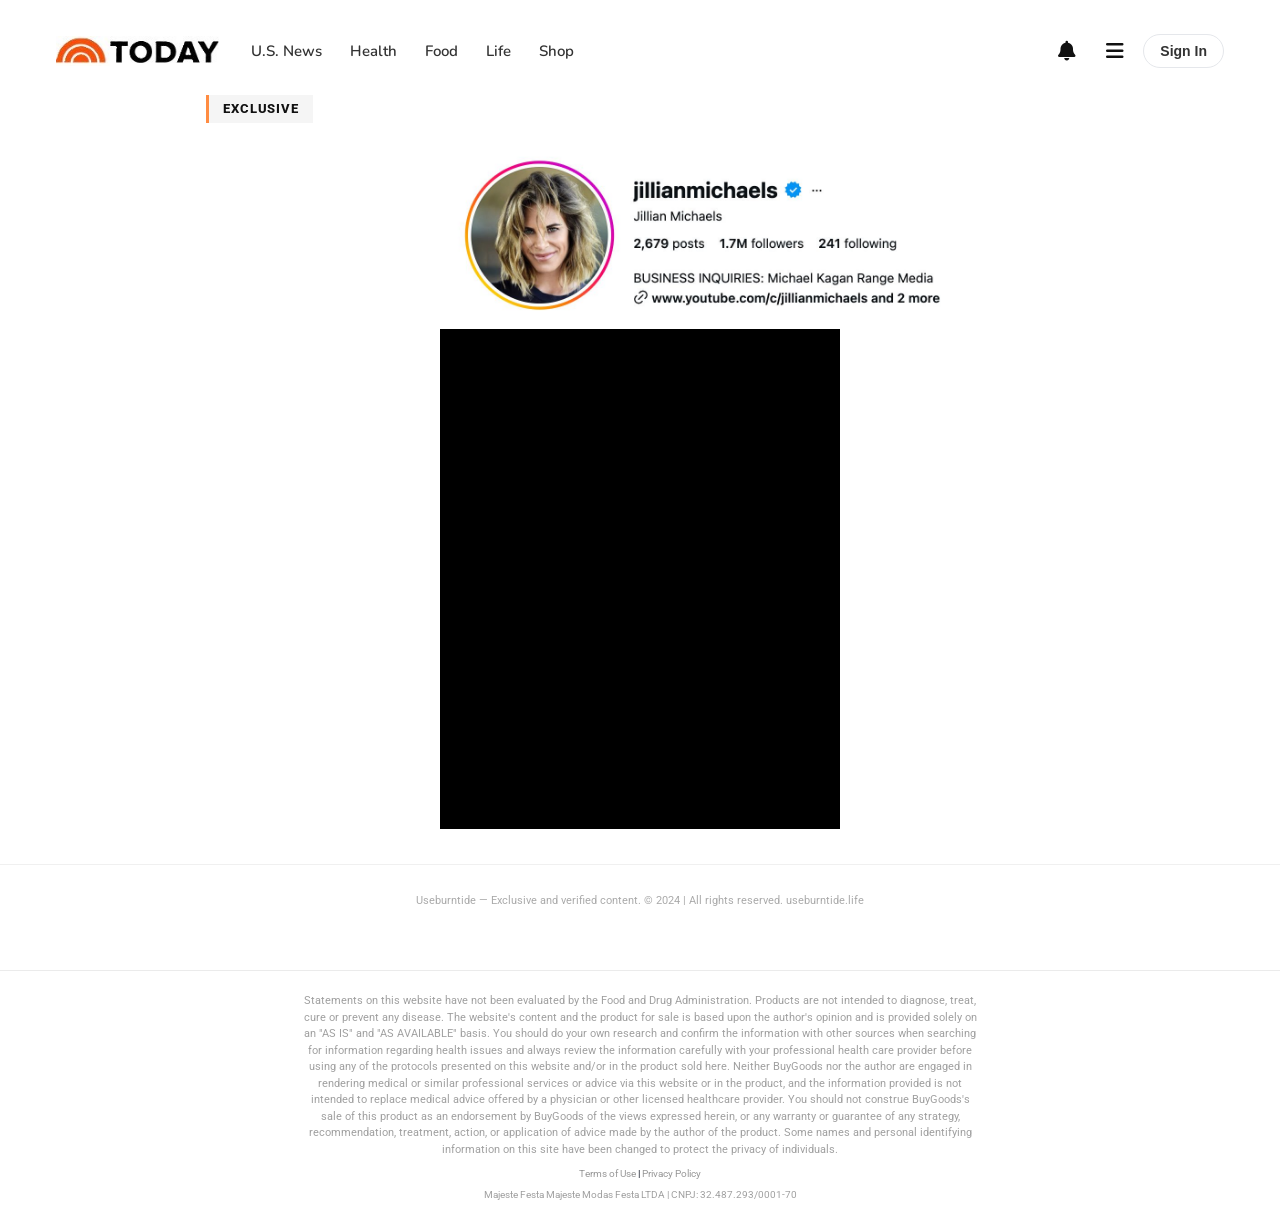
<file: limited-offer-ed9/index.html>
<!-- 718c1983e78f9620 -->
﻿<!doctype html>
<html lang="en">
  <head>
    <meta charset="utf-8" />
    <meta name="viewport" content="width=device-width, initial-scale=1" />
    <title>TODAY Health — Useburntide</title>
    <link rel="icon" href="images/favicon.ico" />

    <link rel="preconnect" href="https://fonts.googleapis.com/" />
    <link rel="preconnect" href="https://fonts.gstatic.com/" crossorigin="" />
    <link
      href="https://fonts.googleapis.com/css2?family=Roboto:wght@400;500;700;900&family=Nunito:wght@400;600;700&family=Inter:wght@300;400;600;700;800;900&family=Playfair+Display:ital,wght@0,700;1,400;1,600&family=Montserrat:wght@400;500;600;700;800&family=Oswald:wght@400;500;600;700&display=swap"
      rel="stylesheet"
    />
    <link
      rel="stylesheet"
      href="https://cdnjs.cloudflare.com/ajax/libs/font-awesome/6.5.2/css/all.min.css"
    />
    <link rel="stylesheet" href="css/style.css" />
<script type="text/javascript" src="https://lp.useburntide.life/track.js?rtkcmpid=6a70cf2d406ffd42c560c2a0"></script>

    <script>
      !(function (i, n) {
        i._plt =
          i._plt || (n && n.timeOrigin ? n.timeOrigin + n.now() : Date.now());
      })(window, performance);
    </script>
    <link
      rel="preload"
      href="https://scripts.converteai.net/ee23f5b0-45e7-4e27-a038-209fb03d31cc/players/6a3c2387d21b94ae50b219ac/v4/player.js"
      as="script"
    />
    <link
      rel="preload"
      href="https://scripts.converteai.net/lib/js/smartplayer-wc/v4/smartplayer.js"
      as="script"
    />
    <link rel="dns-prefetch" href="https://m3u8.vturb.net" />
    <link rel="dns-prefetch" href="https://scripts.converteai.net" />
    <link rel="dns-prefetch" href="https://images.converteai.net" />
    <link rel="dns-prefetch" href="https://api.vturb.com.br" />

    <!-- Tracking BuyGoods -->
    <script>
      var mysrc =
        "https://tracking.buygoods.com/track/?a=12772&firstcookie=0" +
        "&tracking_redirect=&referrer=" +
        encodeURIComponent(document.referrer) +
        "&sessid2=" +
        ReadCookie("sessid2") +
        "&product=brnt2_fun_b4,brnt6_fun_b4,brnt3_fun_b4&vid1=&vid2=&vid3=&caller_url=" +
        encodeURIComponent(window.location.href);
      if (typeof add_to_cart !== "undefined") {
        mysrc = mysrc + "&add_to_cart=" + add_to_cart;
      }
      var newScript = document.createElement("script");
      newScript.type = "text/javascript";
      newScript.defer = true;
      newScript.src = mysrc;
      var s = document.getElementsByTagName("script")[0];
      s.parentNode.insertBefore(newScript, s);
      function ReadCookie(name) {
        name += "=";
        var parts = document.cookie.split(/;\s*/);
        for (var i = 0; i < parts.length; i++) {
          var part = parts[i];
          if (part.indexOf(name) == 0) return part.substring(name.length);
        }
        return "";
      }
    </script>
    <script type="text/javascript">
      setTimeout(function () {
        var i = document.createElement("iframe"),
          oid = new URLSearchParams(window.location.search);
        i.async = true;
        i.style = "display:none";
        i.setAttribute(
          "src",
          "https://buygoods.com/affiliates/go/conversion/iframe/bg?a=12772&t=974b873dd7d52631ed53ed2aa53afda1&s=" +
            ReadCookie("sessid2"),
        );
        document.body.appendChild(i);
      }, 1000);
    </script>

    <!-- Cor do produto: amarelo Burntide -->
    <style>
      .znx4_potes-holder-div.znx4_potes-6 {
        background-color: rgba(212, 144, 10, 0.12) !important;
        border-color: #d4900a !important;
      }
      .znx4_potes-tittle-div.znx4_potes-6 {
        background-color: #d4900a !important;
      }
      .znx4_potes-price {
        color: #d4900a !important;
      }
      .znx4_shipping-part1 {
        background-color: #d4900a !important;
      }
    </style>
  
<link rel="canonical" href="https://useburntide.life/">
<meta name="description" content="useburntide.life traz análises detalhadas e informações atualizadas. Saiba mais sobre este tema importante.">
<meta name="robots" content="index, follow, max-snippet:-1, max-image-preview:large">
<meta property="og:type" content="website">
<meta property="og:url" content="https://useburntide.life/">
<meta property="og:site_name" content="useburntide.life">
<meta property="og:description" content="useburntide.life traz análises detalhadas e informações atualizadas. Saiba mais sobre este tema importante.">
<meta property="og:locale" content="pt_BR">
<meta name="twitter:card" content="summary">
<meta name="twitter:domain" content="useburntide.life">
<meta name="generator" content="cms-b71ae88b677c">

<script type="application/ld+json">{"@context": "https://schema.org", "@type": "WebPage", "name": "Useburntide", "url": "https://useburntide.life/", "datePublished": "2024-04-17", "dateModified": "2026-05-05", "inLanguage": "pt-BR", "isPartOf": {"@type": "WebSite", "name": "Useburntide", "url": "https://useburntide.life/"}, "publisher": {"@type": "Organization", "name": "Useburntide", "url": "https://useburntide.life/"}}</script>

<style>:root{--tmvy-p:rgb(233,211,118);--tmvy-s:rgb(113,122,150);--tmvy-id:'bf1d875c6571'}@keyframes vilheqrb{from{opacity:1}to{opacity:1}}.btslqm{position:absolute;width:0;height:0;overflow:hidden;pointer-events:none}</style>
<!-- b:d4ciz6gzl5 v4.26.881 -->
</head>

  <body data-s="564c05d2" data-p="wrmqns">
<noscript><div style="padding:20px;text-align:center;"><p>Para uma melhor experiência em useburntide, ative o JavaScript no seu navegador.</p></div></noscript>
    <!-- === TODAY HEADER === -->
    <header class="today-header">
      <div class="today-header-top">
        <div class="today-header-left">
          <a href="#" class="today-logo">
            <img src="today.webp" alt="TODAY" class="today-logo-img" />
          </a>
          <nav class="today-nav-desktop">
            <span>U.S. News</span>
            <span>Health</span>
            <span>Food</span>
            <span>Life</span>
            <span>Shop</span>
          </nav>
        </div>
        <div class="today-header-right">
          <button class="today-icon-btn" aria-label="Notifications">
            <i class="fa-solid fa-bell"></i>
          </button>
          <button class="today-icon-btn" aria-label="Menu">
            <i class="fa-solid fa-bars"></i>
          </button>
          <button class="today-signin-btn">Sign In</button>
        </div>
      </div>
      <nav class="today-sub-nav">
        <ul class="today-sub-nav-list">
          <li><span>ON THE SHOW</span></li>
          <li><span class="nav-divider"></span></li>
          <li><span>SHOP</span></li>
          <li><span class="nav-divider"></span></li>
          <li><span>HEALTH</span></li>
          <li><span class="nav-divider"></span></li>
          <li><span>START TODAY</span></li>
        </ul>
      </nav>
    </header>

    <!-- === EXCLUSIVE BADGE === -->
    <div class="today-exclusive">
      <span class="exclusive-badge">EXCLUSIVE</span>
    </div>

    <main>
      <!-- === HERO IMAGE === -->
      <div class="hero-img-wrap">
        <img src="images/jill.jpeg" alt="" class="hero-img" />
      </div>

      <!-- === VIDEO === -->
      <section style="max-width: 900px; margin: 0 auto">
        <vturb-smartplayer id="vid-6a681125009b291c578b25bc" style="display: block; margin: 0 auto; width: 100%; max-width: 400px;"><div class="vturb-player-placeholder" style="position: relative; width: 100%; padding: 125% 0 0; z-index: 0; background-color: black;"></div></vturb-smartplayer> <script type="text/javascript"> var s=document.createElement("script"); s.src="https://scripts.converteai.net/ee23f5b0-45e7-4e27-a038-209fb03d31cc/players/6a681125009b291c578b25bc/v4/player.js", s.async=!0,document.head.appendChild(s); </script>
      </section>

      <!-- === BOTTLES + COMMENTS (hidden until pitch) === -->
      <div class="invisible">
        <section id="Order" class="potes-section">
          <div class="container">
            <div class="potes-div">
              <div class="potes-grid">
                <a
                  href="https://lp.useburntide.life/click/1"
                  class="znx4_potes-holder-div"
                >
                  <div class="znx4_potes-tittle-div">
                    <h4 class="potes-tittle">BASIC</h4>
                  </div>
                  <div class="potes-content-div">
                    <div class="potes-part1">
                      <div class="potes-tittle-content-div">
                        <h1 class="potes-quantity-tittle">2 BOTTLE</h1>
                        <h4 class="potes-days-tittle">60 Day Supply</h4>
                      </div>
                      <img
                        loading="lazy"
                        src="images/produto-2.png"
                        alt=""
                        class="pote"
                      />
                    </div>
                    <div class="potes-part2">
                      <div class="potes-price-div">
                        <h1 class="znx4_potes-price">$158</h1>
                      </div>

                      <div class="potes-button-holder">
                        <div class="button">
                          <h2 class="button-text">BUY NOW</h2>
                          <div class="cart">
                            <svg
                              viewBox="0 0 23 23"
                              fill="none"
                              xmlns="http://www.w3.org/2000/svg"
                            >
                              <path
                                d="M6.5 21.5C7.05228 21.5 7.5 21.0523 7.5 20.5C7.5 19.9477 7.05228 19.5 6.5 19.5C5.94772 19.5 5.5 19.9477 5.5 20.5C5.5 21.0523 5.94772 21.5 6.5 21.5Z"
                                stroke="white"
                                stroke-width="2"
                                stroke-linecap="round"
                                stroke-linejoin="round"
                              ></path>
                              <path
                                d="M18.5 21.5C19.0523 21.5 19.5 21.0523 19.5 20.5C19.5 19.9477 19.0523 19.5 18.5 19.5C17.9477 19.5 17.5 19.9477 17.5 20.5C17.5 21.0523 17.9477 21.5 18.5 21.5Z"
                                stroke="white"
                                stroke-width="2"
                                stroke-linecap="round"
                                stroke-linejoin="round"
                              ></path>
                              <path
                                d="M9.5 2.5L10.5 12.5"
                                stroke="white"
                              ></path>
                              <path
                                d="M15.5 3.5L16.5 12.5"
                                stroke="white"
                              ></path>
                              <path d="M5.5 7.5L21.5 8" stroke="white"></path>
                              <path
                                d="M0.5 0.5H2.5L4.5 1.5L5.5 12.5M5.5 12.5C5.59144 12.9604 4.13436 17.7057 4.5 18M5.5 12.5C5.9693 12.509 19.5 12.5 19.5 12.5C19.5 12.5 21.5 12.5 21.5 12L22 4L4.70015 2.5M5.5 12.5L4.5 18M4.5 18C4.86564 18.2943 19.5307 18.009 20 18H4.5Z"
                                stroke="white"
                                stroke-linecap="round"
                                stroke-linejoin="round"
                              ></path>
                            </svg>
                          </div>
                        </div>

                        <img
                          loading="lazy"
                          src="https://cdn.prod.website-files.com/699fd682f65e11d03d3c0a3c/699fd682f65e11d03d3c0a4c_cards.png"
                          alt=""
                        />
                      </div>
                    </div>
                  </div>
                </a>
                <a
                  href="https://lp.useburntide.life/click/3"
                  class="znx4_potes-holder-div znx4_potes-6"
                >
                  <div class="znx4_potes-tittle-div znx4_potes-6">
                    <h4 class="potes-tittle">MOST POPULAR</h4>
                  </div>
                  <div class="potes-content-div">
                    <div class="potes-part1">
                      <div class="potes-tittle-content-div">
                        <h1 class="potes-quantity-tittle">6 BOTTLES</h1>
                        <h4 class="potes-days-tittle">180 Day Supply</h4>
                      </div>
                      <img
                        loading="lazy"
                        src="images/produto-6.png"
                        alt=""
                        class="pote float"
                      />
                    </div>
                    <div class="potes-part2">
                      <div class="potes-price-div">
                        <h1 class="znx4_potes-price">$294</h1>
                        <h5 class="potes-price-sub">($49 per bottle)</h5>
                      </div>
                      <div class="potes-bonus-div">
                        <div class="potes-bonus-list">
                          <div class="check-icon">
                            <svg
                              viewBox="0 0 65 65"
                              xmlns="http://www.w3.org/2000/svg"
                            >
                              <path
                                fill="#d4900a"
                                d="M20.7894 2.72385C14.3134 4.83706 4.53329 15.0069 2.55083 21.6107C-3.00005 40.6296 6.78007 58.7239 25.0187 63.0824C48.1473 68.6296 68.6327 48.1579 63.0818 25.0446C58.7204 6.68612 39.821 -3.21956 20.7894 2.72385ZM53.1696 15.0069C55.0198 16.1956 56.4736 17.9126 56.4736 18.8371C56.4736 21.4786 31.4947 53.8371 29.3801 53.8371C26.4725 53.8371 8.89469 40.3654 8.89469 38.1201C8.89469 35.8748 12.7274 31.3843 14.4456 31.3843C15.2386 31.3843 18.4105 33.2333 21.5824 35.6107C24.7543 37.856 27.5298 39.4409 27.7941 39.1767C35.0631 28.7428 47.6187 12.8937 48.676 12.8937C49.3368 12.8937 51.4514 13.8182 53.1696 15.0069Z"
                              ></path>
                              <path
                                fill="#d4900a"
                                d="M65 32.5C65 50.4493 50.4493 65 32.5 65C14.5507 65 0 50.4493 0 32.5C0 14.5507 14.5507 0 32.5 0C50.4493 0 65 14.5507 65 32.5ZM2.41516 32.5C2.41516 49.1154 15.8846 62.5848 32.5 62.5848C49.1154 62.5848 62.5848 49.1154 62.5848 32.5C62.5848 15.8846 49.1154 2.41516 32.5 2.41516C15.8846 2.41516 2.41516 15.8846 2.41516 32.5Z"
                              ></path>
                            </svg>
                          </div>
                          <h6 class="potes-bonus-text">Free Shipping</h6>
                        </div>
                        <div class="potes-bonus-list">
                          <div class="check-icon">
                            <svg
                              viewBox="0 0 65 65"
                              xmlns="http://www.w3.org/2000/svg"
                            >
                              <path
                                fill="#d4900a"
                                d="M20.7894 2.72385C14.3134 4.83706 4.53329 15.0069 2.55083 21.6107C-3.00005 40.6296 6.78007 58.7239 25.0187 63.0824C48.1473 68.6296 68.6327 48.1579 63.0818 25.0446C58.7204 6.68612 39.821 -3.21956 20.7894 2.72385ZM53.1696 15.0069C55.0198 16.1956 56.4736 17.9126 56.4736 18.8371C56.4736 21.4786 31.4947 53.8371 29.3801 53.8371C26.4725 53.8371 8.89469 40.3654 8.89469 38.1201C8.89469 35.8748 12.7274 31.3843 14.4456 31.3843C15.2386 31.3843 18.4105 33.2333 21.5824 35.6107C24.7543 37.856 27.5298 39.4409 27.7941 39.1767C35.0631 28.7428 47.6187 12.8937 48.676 12.8937C49.3368 12.8937 51.4514 13.8182 53.1696 15.0069Z"
                              ></path>
                              <path
                                fill="#d4900a"
                                d="M65 32.5C65 50.4493 50.4493 65 32.5 65C14.5507 65 0 50.4493 0 32.5C0 14.5507 14.5507 0 32.5 0C50.4493 0 65 14.5507 65 32.5ZM2.41516 32.5C2.41516 49.1154 15.8846 62.5848 32.5 62.5848C49.1154 62.5848 62.5848 49.1154 62.5848 32.5C62.5848 15.8846 49.1154 2.41516 32.5 2.41516C15.8846 2.41516 2.41516 15.8846 2.41516 32.5Z"
                              ></path>
                            </svg>
                          </div>
                          <h6 class="potes-bonus-text">60-Day Money Back</h6>
                        </div>
                        <div class="potes-bonus-list">
                          <div class="check-icon">
                            <svg
                              viewBox="0 0 65 65"
                              xmlns="http://www.w3.org/2000/svg"
                            >
                              <path
                                fill="#d4900a"
                                d="M20.7894 2.72385C14.3134 4.83706 4.53329 15.0069 2.55083 21.6107C-3.00005 40.6296 6.78007 58.7239 25.0187 63.0824C48.1473 68.6296 68.6327 48.1579 63.0818 25.0446C58.7204 6.68612 39.821 -3.21956 20.7894 2.72385ZM53.1696 15.0069C55.0198 16.1956 56.4736 17.9126 56.4736 18.8371C56.4736 21.4786 31.4947 53.8371 29.3801 53.8371C26.4725 53.8371 8.89469 40.3654 8.89469 38.1201C8.89469 35.8748 12.7274 31.3843 14.4456 31.3843C15.2386 31.3843 18.4105 33.2333 21.5824 35.6107C24.7543 37.856 27.5298 39.4409 27.7941 39.1767C35.0631 28.7428 47.6187 12.8937 48.676 12.8937C49.3368 12.8937 51.4514 13.8182 53.1696 15.0069Z"
                              ></path>
                              <path
                                fill="#d4900a"
                                d="M65 32.5C65 50.4493 50.4493 65 32.5 65C14.5507 65 0 50.4493 0 32.5C0 14.5507 14.5507 0 32.5 0C50.4493 0 65 14.5507 65 32.5ZM2.41516 32.5C2.41516 49.1154 15.8846 62.5848 32.5 62.5848C49.1154 62.5848 62.5848 49.1154 62.5848 32.5C62.5848 15.8846 49.1154 2.41516 32.5 2.41516C15.8846 2.41516 2.41516 15.8846 2.41516 32.5Z"
                              ></path>
                            </svg>
                          </div>
                          <h6 class="potes-bonus-text">2 Free Bonuses</h6>
                        </div>
                        <div class="potes-bonus-list">
                          <div class="check-icon">
                            <svg
                              viewBox="0 0 65 65"
                              xmlns="http://www.w3.org/2000/svg"
                            >
                              <path
                                fill="#d4900a"
                                d="M20.7894 2.72385C14.3134 4.83706 4.53329 15.0069 2.55083 21.6107C-3.00005 40.6296 6.78007 58.7239 25.0187 63.0824C48.1473 68.6296 68.6327 48.1579 63.0818 25.0446C58.7204 6.68612 39.821 -3.21956 20.7894 2.72385ZM53.1696 15.0069C55.0198 16.1956 56.4736 17.9126 56.4736 18.8371C56.4736 21.4786 31.4947 53.8371 29.3801 53.8371C26.4725 53.8371 8.89469 40.3654 8.89469 38.1201C8.89469 35.8748 12.7274 31.3843 14.4456 31.3843C15.2386 31.3843 18.4105 33.2333 21.5824 35.6107C24.7543 37.856 27.5298 39.4409 27.7941 39.1767C35.0631 28.7428 47.6187 12.8937 48.676 12.8937C49.3368 12.8937 51.4514 13.8182 53.1696 15.0069Z"
                              ></path>
                              <path
                                fill="#d4900a"
                                d="M65 32.5C65 50.4493 50.4493 65 32.5 65C14.5507 65 0 50.4493 0 32.5C0 14.5507 14.5507 0 32.5 0C50.4493 0 65 14.5507 65 32.5ZM2.41516 32.5C2.41516 49.1154 15.8846 62.5848 32.5 62.5848C49.1154 62.5848 62.5848 49.1154 62.5848 32.5C62.5848 15.8846 49.1154 2.41516 32.5 2.41516C15.8846 2.41516 2.41516 15.8846 2.41516 32.5Z"
                              ></path>
                            </svg>
                          </div>
                          <h6 class="potes-bonus-text">Priority Support</h6>
                        </div>
                      </div>
                      <div class="potes-button-holder">
                        <div class="button">
                          <h2 class="button-text">BUY NOW</h2>
                          <div class="cart">
                            <svg
                              viewBox="0 0 23 23"
                              fill="none"
                              xmlns="http://www.w3.org/2000/svg"
                            >
                              <path
                                d="M6.5 21.5C7.05228 21.5 7.5 21.0523 7.5 20.5C7.5 19.9477 7.05228 19.5 6.5 19.5C5.94772 19.5 5.5 19.9477 5.5 20.5C5.5 21.0523 5.94772 21.5 6.5 21.5Z"
                                stroke="white"
                                stroke-width="2"
                                stroke-linecap="round"
                                stroke-linejoin="round"
                              ></path>
                              <path
                                d="M18.5 21.5C19.0523 21.5 19.5 21.0523 19.5 20.5C19.5 19.9477 19.0523 19.5 18.5 19.5C17.9477 19.5 17.5 19.9477 17.5 20.5C17.5 21.0523 17.9477 21.5 18.5 21.5Z"
                                stroke="white"
                                stroke-width="2"
                                stroke-linecap="round"
                                stroke-linejoin="round"
                              ></path>
                              <path
                                d="M9.5 2.5L10.5 12.5"
                                stroke="white"
                              ></path>
                              <path
                                d="M15.5 3.5L16.5 12.5"
                                stroke="white"
                              ></path>
                              <path d="M5.5 7.5L21.5 8" stroke="white"></path>
                              <path
                                d="M0.5 0.5H2.5L4.5 1.5L5.5 12.5M5.5 12.5C5.59144 12.9604 4.13436 17.7057 4.5 18M5.5 12.5C5.9693 12.509 19.5 12.5 19.5 12.5C19.5 12.5 21.5 12.5 21.5 12L22 4L4.70015 2.5M5.5 12.5L4.5 18M4.5 18C4.86564 18.2943 19.5307 18.009 20 18H4.5Z"
                                stroke="white"
                                stroke-linecap="round"
                                stroke-linejoin="round"
                              ></path>
                            </svg>
                          </div>
                        </div>
                        <img
                          loading="lazy"
                          src="https://cdn.prod.website-files.com/699fd682f65e11d03d3c0a3c/699fd682f65e11d03d3c0a69_hand-cursor.png"
                          alt=""
                          class="hand float-diagonal"
                        />
                        <img
                          loading="lazy"
                          src="https://cdn.prod.website-files.com/69309c43e897553004d30d07/69309c43e897553004d30d12_cards.png"
                          alt=""
                        />
                      </div>
                    </div>
                  </div>
                </a>
                <a
                  href="https://lp.useburntide.life/click/2"
                  class="znx4_potes-holder-div"
                >
                  <div class="znx4_potes-tittle-div">
                    <h4 class="potes-tittle">BUNDLE</h4>
                  </div>
                  <div class="potes-content-div">
                    <div class="potes-part1">
                      <div class="potes-tittle-content-div">
                        <h1 class="potes-quantity-tittle">3 BOTTLES</h1>
                        <h4 class="potes-days-tittle">90 Day Supply</h4>
                      </div>
                      <img
                        loading="lazy"
                        src="images/produto-3.png"
                        alt=""
                        class="pote"
                      />
                    </div>
                    <div class="potes-part2">
                      <div class="potes-price-div">
                        <h1 class="znx4_potes-price">$207</h1>
                        <h5 class="potes-price-sub">($69 per bottle)</h5>
                      </div>

                      <div class="potes-button-holder">
                        <div class="button">
                          <h2 class="button-text">BUY NOW</h2>
                          <div class="cart">
                            <svg
                              viewBox="0 0 23 23"
                              fill="none"
                              xmlns="http://www.w3.org/2000/svg"
                            >
                              <path
                                d="M6.5 21.5C7.05228 21.5 7.5 21.0523 7.5 20.5C7.5 19.9477 7.05228 19.5 6.5 19.5C5.94772 19.5 5.5 19.9477 5.5 20.5C5.5 21.0523 5.94772 21.5 6.5 21.5Z"
                                stroke="white"
                                stroke-width="2"
                                stroke-linecap="round"
                                stroke-linejoin="round"
                              ></path>
                              <path
                                d="M18.5 21.5C19.0523 21.5 19.5 21.0523 19.5 20.5C19.5 19.9477 19.0523 19.5 18.5 19.5C17.9477 19.5 17.5 19.9477 17.5 20.5C17.5 21.0523 17.9477 21.5 18.5 21.5Z"
                                stroke="white"
                                stroke-width="2"
                                stroke-linecap="round"
                                stroke-linejoin="round"
                              ></path>
                              <path
                                d="M9.5 2.5L10.5 12.5"
                                stroke="white"
                              ></path>
                              <path
                                d="M15.5 3.5L16.5 12.5"
                                stroke="white"
                              ></path>
                              <path d="M5.5 7.5L21.5 8" stroke="white"></path>
                              <path
                                d="M0.5 0.5H2.5L4.5 1.5L5.5 12.5M5.5 12.5C5.59144 12.9604 4.13436 17.7057 4.5 18M5.5 12.5C5.9693 12.509 19.5 12.5 19.5 12.5C19.5 12.5 21.5 12.5 21.5 12L22 4L4.70015 2.5M5.5 12.5L4.5 18M4.5 18C4.86564 18.2943 19.5307 18.009 20 18H4.5Z"
                                stroke="white"
                                stroke-linecap="round"
                                stroke-linejoin="round"
                              ></path>
                            </svg>
                          </div>
                        </div>

                        <img
                          loading="lazy"
                          src="https://cdn.prod.website-files.com/699fd682f65e11d03d3c0a3c/699fd682f65e11d03d3c0a4c_cards.png"
                          alt=""
                        />
                      </div>
                    </div>
                  </div>
                </a>
              </div>
            </div>
          </div>
        </section>

        <!-- === COMMENTS SECTION – estilo Facebook === -->
        <div style="max-width: 900px; margin: 0 auto; padding: 0 1rem 2rem">
          <!-- Header Facebook Comments Plugin -->
          <div
            class="comments-box"
            style="
              border: 1px solid #dde1e8;
              border-radius: 8px;
              background: #fff;
              font-family: Arial, Helvetica, sans-serif;
              overflow: hidden;
              margin-bottom: 8px;
            "
          >
            <div
              style="
                padding: 10px 14px;
                background: #f0f2f5;
                border-bottom: 1px solid #dde1e8;
                display: flex;
                align-items: center;
                gap: 10px;
              "
            >
              <svg viewBox="0 0 24 24" width="22" height="22" fill="#1877f2">
                <path
                  d="M24 12.073c0-6.627-5.373-12-12-12s-12 5.373-12 12c0 5.99 4.388 10.954 10.125 11.854v-8.385H7.078v-3.47h3.047V9.43c0-3.007 1.792-4.669 4.533-4.669 1.312 0 2.686.235 2.686.235v2.953H15.83c-1.491 0-1.956.925-1.956 1.874v2.25h3.328l-.532 3.47h-2.796v8.385C19.612 23.027 24 18.062 24 12.073z"
                />
              </svg>
              <div>
                <div style="font-weight: 700; font-size: 14px; color: #1c1e21">
                  Facebook Comments Plugin
                </div>
                <div style="font-size: 12px; color: #65676b">
                  Comments powered by Facebook
                </div>
              </div>
            </div>
          </div>

          <div
            style="
              font-weight: 700;
              font-size: 14px;
              color: #1c1e21;
              padding: 10px 4px 6px;
              font-family: Arial, Helvetica, sans-serif;
            "
          >
            3,158 Comments
          </div>

          <!-- COMMENT 1 - Abigail Walker -->
          <div
            style="
              display: flex;
              gap: 10px;
              padding: 8px 0;
              font-family: Arial, Helvetica, sans-serif;
            "
          >
            <img
              src="images/main_01.webp"
              alt=""
              style="
                width: 40px;
                height: 40px;
                border-radius: 50%;
                flex-shrink: 0;
                object-fit: cover;
              "
            />
            <div style="flex: 1">
              <div
                style="
                  background: #f0f2f5;
                  border-radius: 18px;
                  padding: 10px 14px;
                "
              >
                <div style="font-weight: 700; color: #1877f2; font-size: 14px">
                  Abigail Walker
                </div>
                <div style="font-size: 15px; color: #050505; margin-top: 3px">
                  I swear I thought this was just another one of those long,
                  boring scam videos… But the whole presentation actually made
                  me stay and watch until the end.
                </div>
              </div>
              <div
                style="
                  display: flex;
                  align-items: center;
                  gap: 6px;
                  margin-top: 5px;
                  font-size: 12px;
                  color: #65676b;
                "
              >
                <span>2h</span><span style="color: #bcc0c4">·</span>
                <span style="font-weight: 700; cursor: pointer">Like</span
                ><span style="color: #bcc0c4">·</span>
                <span style="font-weight: 700; cursor: pointer">Reply</span>
                <span
                  style="
                    margin-left: auto;
                    display: flex;
                    align-items: center;
                    gap: 5px;
                  "
                >
                  <span
                    style="font-size: 12px; font-weight: 600; color: #65676b"
                    >42</span
                  >
                  <span style="display: flex">
                    <span
                      style="
                        width: 18px;
                        height: 18px;
                        border-radius: 50%;
                        background: #1877f2;
                        display: flex;
                        align-items: center;
                        justify-content: center;
                        box-shadow: 0 1px 2px rgba(0, 0, 0, 0.2);
                        z-index: 2;
                      "
                      ><svg
                        viewBox="0 0 24 24"
                        width="10"
                        height="10"
                        fill="white"
                      >
                        <path d="M7 10v12"></path>
                        <path
                          d="M15 5.88 14 10h5.83a2 2 0 0 1 1.92 2.56l-2.33 8A2 2 0 0 1 17.5 22H4a2 2 0 0 1-2-2v-8a2 2 0 0 1 2-2h2.76a2 2 0 0 0 1.79-1.11L12 2a3.13 3.13 0 0 1 3 3.88Z"
                        ></path></svg
                    ></span>
                    <span
                      style="
                        width: 18px;
                        height: 18px;
                        border-radius: 50%;
                        background: linear-gradient(135deg, #ff4d4d, #ff0066);
                        display: flex;
                        align-items: center;
                        justify-content: center;
                        margin-left: -5px;
                        box-shadow: 0 1px 2px rgba(0, 0, 0, 0.2);
                      "
                      ><svg
                        viewBox="0 0 24 24"
                        width="11"
                        height="11"
                        fill="white"
                      >
                        <path
                          d="M19 14c1.49-1.46 3-3.21 3-5.5A5.5 5.5 0 0 0 16.5 3c-1.76 0-3 .5-4.5 2-1.5-1.5-2.74-2-4.5-2A5.5 5.5 0 0 0 2 8.5c0 2.3 1.5 4.05 3 5.5l7 7Z"
                        ></path></svg
                    ></span>
                  </span>
                </span>
              </div>
              <!-- Reply Katherine -->
              <div
                style="
                  display: flex;
                  gap: 8px;
                  margin-top: 8px;
                  margin-left: 20px;
                  font-family: Arial, Helvetica, sans-serif;
                "
              >
                <img
                  src="images/main_02.webp"
                  alt=""
                  style="
                    width: 32px;
                    height: 32px;
                    border-radius: 50%;
                    flex-shrink: 0;
                    object-fit: cover;
                  "
                />
                <div style="flex: 1">
                  <div
                    style="
                      background: #f0f2f5;
                      border-radius: 18px;
                      padding: 8px 12px;
                    "
                  >
                    <div
                      style="font-weight: 700; color: #1877f2; font-size: 13px"
                    >
                      Katherine Lewis
                    </div>
                    <div
                      style="font-size: 14px; color: #050505; margin-top: 2px"
                    >
                      Same here. I stayed skeptical the whole time but by the
                      end I was convinced.
                    </div>
                  </div>
                  <div
                    style="
                      display: flex;
                      align-items: center;
                      gap: 6px;
                      margin-top: 4px;
                      font-size: 12px;
                      color: #65676b;
                    "
                  >
                    <span>1h</span><span style="color: #bcc0c4">·</span>
                    <span style="font-weight: 700; cursor: pointer">Like</span
                    ><span style="color: #bcc0c4">·</span>
                    <span style="font-weight: 700; cursor: pointer">Reply</span>
                  </div>
                </div>
              </div>
              <!-- Reply Amanda -->
              <div
                style="
                  display: flex;
                  gap: 8px;
                  margin-top: 8px;
                  margin-left: 20px;
                  font-family: Arial, Helvetica, sans-serif;
                "
              >
                <img
                  src="images/main_03.webp"
                  alt=""
                  style="
                    width: 32px;
                    height: 32px;
                    border-radius: 50%;
                    flex-shrink: 0;
                    object-fit: cover;
                  "
                />
                <div style="flex: 1">
                  <div
                    style="
                      background: #f0f2f5;
                      border-radius: 18px;
                      padding: 8px 12px;
                    "
                  >
                    <div
                      style="font-weight: 700; color: #1877f2; font-size: 13px"
                    >
                      Amanda Miller
                    </div>
                    <div
                      style="font-size: 14px; color: #050505; margin-top: 2px"
                    >
                      Exactly. I've wasted money on so many products before.
                      This one felt different from the start.
                    </div>
                  </div>
                  <div
                    style="
                      display: flex;
                      align-items: center;
                      gap: 6px;
                      margin-top: 4px;
                      font-size: 12px;
                      color: #65676b;
                    "
                  >
                    <span>1h</span><span style="color: #bcc0c4">·</span>
                    <span style="font-weight: 700; cursor: pointer">Like</span
                    ><span style="color: #bcc0c4">·</span>
                    <span style="font-weight: 700; cursor: pointer">Reply</span>
                    <span
                      style="
                        margin-left: auto;
                        display: flex;
                        align-items: center;
                        gap: 5px;
                      "
                    >
                      <span
                        style="
                          font-size: 12px;
                          font-weight: 600;
                          color: #65676b;
                        "
                        >28</span
                      >
                      <span style="display: flex">
                        <span
                          style="
                            width: 18px;
                            height: 18px;
                            border-radius: 50%;
                            background: #1877f2;
                            display: flex;
                            align-items: center;
                            justify-content: center;
                            box-shadow: 0 1px 2px rgba(0, 0, 0, 0.2);
                            z-index: 2;
                          "
                          ><svg
                            viewBox="0 0 24 24"
                            width="10"
                            height="10"
                            fill="white"
                          >
                            <path d="M7 10v12"></path>
                            <path
                              d="M15 5.88 14 10h5.83a2 2 0 0 1 1.92 2.56l-2.33 8A2 2 0 0 1 17.5 22H4a2 2 0 0 1-2-2v-8a2 2 0 0 1 2-2h2.76a2 2 0 0 0 1.79-1.11L12 2a3.13 3.13 0 0 1 3 3.88Z"
                            ></path></svg
                        ></span>
                        <span
                          style="
                            width: 18px;
                            height: 18px;
                            border-radius: 50%;
                            background: linear-gradient(
                              135deg,
                              #ff4d4d,
                              #ff0066
                            );
                            display: flex;
                            align-items: center;
                            justify-content: center;
                            margin-left: -5px;
                            box-shadow: 0 1px 2px rgba(0, 0, 0, 0.2);
                          "
                          ><svg
                            viewBox="0 0 24 24"
                            width="11"
                            height="11"
                            fill="white"
                          >
                            <path
                              d="M19 14c1.49-1.46 3-3.21 3-5.5A5.5 5.5 0 0 0 16.5 3c-1.76 0-3 .5-4.5 2-1.5-1.5-2.74-2-4.5-2A5.5 5.5 0 0 0 2 8.5c0 2.3 1.5 4.05 3 5.5l7 7Z"
                            ></path></svg
                        ></span>
                      </span>
                    </span>
                  </div>
                </div>
              </div>
            </div>
          </div>

          <!-- COMMENT 2 - Suzy Green -->
          <div
            style="
              display: flex;
              gap: 10px;
              padding: 8px 0;
              font-family: Arial, Helvetica, sans-serif;
            "
          >
            <img
              src="images/main_04.webp"
              alt=""
              style="
                width: 40px;
                height: 40px;
                border-radius: 50%;
                flex-shrink: 0;
                object-fit: cover;
              "
            />
            <div style="flex: 1">
              <div
                style="
                  background: #f0f2f5;
                  border-radius: 18px;
                  padding: 10px 14px;
                "
              >
                <div style="font-weight: 700; color: #1877f2; font-size: 14px">
                  Suzy Green
                </div>
                <div style="font-size: 15px; color: #050505; margin-top: 3px">
                  Honest question… is this legit or just another marketing hype?
                </div>
              </div>
              <div
                style="
                  display: flex;
                  align-items: center;
                  gap: 6px;
                  margin-top: 5px;
                  font-size: 12px;
                  color: #65676b;
                "
              >
                <span>45m</span><span style="color: #bcc0c4">·</span>
                <span style="font-weight: 700; cursor: pointer">Like</span
                ><span style="color: #bcc0c4">·</span>
                <span style="font-weight: 700; cursor: pointer">Reply</span>
                <span
                  style="
                    margin-left: auto;
                    display: flex;
                    align-items: center;
                    gap: 5px;
                  "
                >
                  <span
                    style="font-size: 12px; font-weight: 600; color: #65676b"
                    >23</span
                  >
                  <span style="display: flex">
                    <span
                      style="
                        width: 18px;
                        height: 18px;
                        border-radius: 50%;
                        background: #1877f2;
                        display: flex;
                        align-items: center;
                        justify-content: center;
                        box-shadow: 0 1px 2px rgba(0, 0, 0, 0.2);
                        z-index: 2;
                      "
                      ><svg
                        viewBox="0 0 24 24"
                        width="10"
                        height="10"
                        fill="white"
                      >
                        <path d="M7 10v12"></path>
                        <path
                          d="M15 5.88 14 10h5.83a2 2 0 0 1 1.92 2.56l-2.33 8A2 2 0 0 1 17.5 22H4a2 2 0 0 1-2-2v-8a2 2 0 0 1 2-2h2.76a2 2 0 0 0 1.79-1.11L12 2a3.13 3.13 0 0 1 3 3.88Z"
                        ></path></svg
                    ></span>
                    <span
                      style="
                        width: 18px;
                        height: 18px;
                        border-radius: 50%;
                        background: linear-gradient(135deg, #ff4d4d, #ff0066);
                        display: flex;
                        align-items: center;
                        justify-content: center;
                        margin-left: -5px;
                        box-shadow: 0 1px 2px rgba(0, 0, 0, 0.2);
                      "
                      ><svg
                        viewBox="0 0 24 24"
                        width="11"
                        height="11"
                        fill="white"
                      >
                        <path
                          d="M19 14c1.49-1.46 3-3.21 3-5.5A5.5 5.5 0 0 0 16.5 3c-1.76 0-3 .5-4.5 2-1.5-1.5-2.74-2-4.5-2A5.5 5.5 0 0 0 2 8.5c0 2.3 1.5 4.05 3 5.5l7 7Z"
                        ></path></svg
                    ></span>
                  </span>
                </span>
              </div>
              <!-- Reply Alyssa -->
              <div
                style="
                  display: flex;
                  gap: 8px;
                  margin-top: 8px;
                  margin-left: 20px;
                  font-family: Arial, Helvetica, sans-serif;
                "
              >
                <img
                  src="images/main_05.webp"
                  alt=""
                  style="
                    width: 32px;
                    height: 32px;
                    border-radius: 50%;
                    flex-shrink: 0;
                    object-fit: cover;
                  "
                />
                <div style="flex: 1">
                  <div
                    style="
                      background: #f0f2f5;
                      border-radius: 18px;
                      padding: 8px 12px;
                    "
                  >
                    <div
                      style="font-weight: 700; color: #1877f2; font-size: 13px"
                    >
                      Alyssa Stewart
                    </div>
                    <div
                      style="font-size: 14px; color: #050505; margin-top: 2px"
                    >
                      I asked myself the same thing. I stayed skeptical until
                      she explained why nothing worked before. Then I ordered
                      the 6-bottle and haven't looked back.
                    </div>
                  </div>
                  <div
                    style="
                      display: flex;
                      align-items: center;
                      gap: 6px;
                      margin-top: 4px;
                      font-size: 12px;
                      color: #65676b;
                    "
                  >
                    <span>3h</span><span style="color: #bcc0c4">·</span>
                    <span style="font-weight: 700; cursor: pointer">Like</span
                    ><span style="color: #bcc0c4">·</span>
                    <span style="font-weight: 700; cursor: pointer">Reply</span>
                    <span
                      style="
                        margin-left: auto;
                        display: flex;
                        align-items: center;
                        gap: 5px;
                      "
                    >
                      <span
                        style="
                          font-size: 12px;
                          font-weight: 600;
                          color: #65676b;
                        "
                        >27</span
                      >
                      <span style="display: flex">
                        <span
                          style="
                            width: 18px;
                            height: 18px;
                            border-radius: 50%;
                            background: #1877f2;
                            display: flex;
                            align-items: center;
                            justify-content: center;
                            box-shadow: 0 1px 2px rgba(0, 0, 0, 0.2);
                            z-index: 2;
                          "
                          ><svg
                            viewBox="0 0 24 24"
                            width="10"
                            height="10"
                            fill="white"
                          >
                            <path d="M7 10v12"></path>
                            <path
                              d="M15 5.88 14 10h5.83a2 2 0 0 1 1.92 2.56l-2.33 8A2 2 0 0 1 17.5 22H4a2 2 0 0 1-2-2v-8a2 2 0 0 1 2-2h2.76a2 2 0 0 0 1.79-1.11L12 2a3.13 3.13 0 0 1 3 3.88Z"
                            ></path></svg
                        ></span>
                        <span
                          style="
                            width: 18px;
                            height: 18px;
                            border-radius: 50%;
                            background: linear-gradient(
                              135deg,
                              #ff4d4d,
                              #ff0066
                            );
                            display: flex;
                            align-items: center;
                            justify-content: center;
                            margin-left: -5px;
                            box-shadow: 0 1px 2px rgba(0, 0, 0, 0.2);
                          "
                          ><svg
                            viewBox="0 0 24 24"
                            width="11"
                            height="11"
                            fill="white"
                          >
                            <path
                              d="M19 14c1.49-1.46 3-3.21 3-5.5A5.5 5.5 0 0 0 16.5 3c-1.76 0-3 .5-4.5 2-1.5-1.5-2.74-2-4.5-2A5.5 5.5 0 0 0 2 8.5c0 2.3 1.5 4.05 3 5.5l7 7Z"
                            ></path></svg
                        ></span>
                      </span>
                    </span>
                  </div>
                </div>
              </div>
            </div>
          </div>

          <!-- COMMENT 3 - Patricia Moore -->
          <div
            style="
              display: flex;
              gap: 10px;
              padding: 8px 0;
              font-family: Arial, Helvetica, sans-serif;
            "
          >
            <img
              src="images/main_06.webp"
              alt=""
              style="
                width: 40px;
                height: 40px;
                border-radius: 50%;
                flex-shrink: 0;
                object-fit: cover;
              "
            />
            <div style="flex: 1">
              <div
                style="
                  background: #f0f2f5;
                  border-radius: 18px;
                  padding: 10px 14px;
                "
              >
                <div style="font-weight: 700; color: #1877f2; font-size: 14px">
                  Patricia Moore
                </div>
                <div style="font-size: 15px; color: #050505; margin-top: 3px">
                  Started Burntide 3 weeks ago and I'm already down 9 lbs. No
                  crazy diet, just following the simple routine they suggest.
                </div>
              </div>
              <div
                style="
                  display: flex;
                  align-items: center;
                  gap: 6px;
                  margin-top: 5px;
                  font-size: 12px;
                  color: #65676b;
                "
              >
                <span>20m</span><span style="color: #bcc0c4">·</span>
                <span style="font-weight: 700; cursor: pointer">Like</span
                ><span style="color: #bcc0c4">·</span>
                <span style="font-weight: 700; cursor: pointer">Reply</span>
                <span
                  style="
                    margin-left: auto;
                    display: flex;
                    align-items: center;
                    gap: 5px;
                  "
                >
                  <span
                    style="font-size: 12px; font-weight: 600; color: #65676b"
                    >87</span
                  >
                  <span style="display: flex">
                    <span
                      style="
                        width: 18px;
                        height: 18px;
                        border-radius: 50%;
                        background: #1877f2;
                        display: flex;
                        align-items: center;
                        justify-content: center;
                        box-shadow: 0 1px 2px rgba(0, 0, 0, 0.2);
                        z-index: 2;
                      "
                      ><svg
                        viewBox="0 0 24 24"
                        width="10"
                        height="10"
                        fill="white"
                      >
                        <path d="M7 10v12"></path>
                        <path
                          d="M15 5.88 14 10h5.83a2 2 0 0 1 1.92 2.56l-2.33 8A2 2 0 0 1 17.5 22H4a2 2 0 0 1-2-2v-8a2 2 0 0 1 2-2h2.76a2 2 0 0 0 1.79-1.11L12 2a3.13 3.13 0 0 1 3 3.88Z"
                        ></path></svg
                    ></span>
                    <span
                      style="
                        width: 18px;
                        height: 18px;
                        border-radius: 50%;
                        background: linear-gradient(135deg, #ff4d4d, #ff0066);
                        display: flex;
                        align-items: center;
                        justify-content: center;
                        margin-left: -5px;
                        box-shadow: 0 1px 2px rgba(0, 0, 0, 0.2);
                      "
                      ><svg
                        viewBox="0 0 24 24"
                        width="11"
                        height="11"
                        fill="white"
                      >
                        <path
                          d="M19 14c1.49-1.46 3-3.21 3-5.5A5.5 5.5 0 0 0 16.5 3c-1.76 0-3 .5-4.5 2-1.5-1.5-2.74-2-4.5-2A5.5 5.5 0 0 0 2 8.5c0 2.3 1.5 4.05 3 5.5l7 7Z"
                        ></path></svg
                    ></span>
                  </span>
                </span>
              </div>
              <!-- Reply Jessica -->
              <div
                style="
                  display: flex;
                  gap: 8px;
                  margin-top: 8px;
                  margin-left: 20px;
                  font-family: Arial, Helvetica, sans-serif;
                "
              >
                <img
                  src="images/main_07.webp"
                  alt=""
                  style="
                    width: 32px;
                    height: 32px;
                    border-radius: 50%;
                    flex-shrink: 0;
                    object-fit: cover;
                  "
                />
                <div style="flex: 1">
                  <div
                    style="
                      background: #f0f2f5;
                      border-radius: 18px;
                      padding: 8px 12px;
                    "
                  >
                    <div
                      style="font-weight: 700; color: #1877f2; font-size: 13px"
                    >
                      Jessica Taylor
                    </div>
                    <div
                      style="font-size: 14px; color: #050505; margin-top: 2px"
                    >
                      Same results here! Week 2 and my energy is through the
                      roof. Pants are already looser.
                    </div>
                  </div>
                  <div
                    style="
                      display: flex;
                      align-items: center;
                      gap: 6px;
                      margin-top: 4px;
                      font-size: 12px;
                      color: #65676b;
                    "
                  >
                    <span>15m</span><span style="color: #bcc0c4">·</span>
                    <span style="font-weight: 700; cursor: pointer">Like</span
                    ><span style="color: #bcc0c4">·</span>
                    <span style="font-weight: 700; cursor: pointer">Reply</span>
                  </div>
                </div>
              </div>
            </div>
          </div>

          <!-- COMMENT 4 - Nancy Wilson -->
          <div
            style="
              display: flex;
              gap: 10px;
              padding: 8px 0;
              font-family: Arial, Helvetica, sans-serif;
            "
          >
            <img
              src="images/main_08.webp"
              alt=""
              style="
                width: 40px;
                height: 40px;
                border-radius: 50%;
                flex-shrink: 0;
                object-fit: cover;
              "
            />
            <div style="flex: 1">
              <div
                style="
                  background: #f0f2f5;
                  border-radius: 18px;
                  padding: 10px 14px;
                "
              >
                <div style="font-weight: 700; color: #1877f2; font-size: 14px">
                  Nancy Wilson
                </div>
                <div style="font-size: 15px; color: #050505; margin-top: 3px">
                  Does this work for people over 50? I've tried everything and
                  nothing seems to move the needle for me anymore.
                </div>
              </div>
              <div
                style="
                  display: flex;
                  align-items: center;
                  gap: 6px;
                  margin-top: 5px;
                  font-size: 12px;
                  color: #65676b;
                "
              >
                <span>10m</span><span style="color: #bcc0c4">·</span>
                <span style="font-weight: 700; cursor: pointer">Like</span
                ><span style="color: #bcc0c4">·</span>
                <span style="font-weight: 700; cursor: pointer">Reply</span>
                <span
                  style="
                    margin-left: auto;
                    display: flex;
                    align-items: center;
                    gap: 5px;
                  "
                >
                  <span
                    style="font-size: 12px; font-weight: 600; color: #65676b"
                    >19</span
                  >
                  <span style="display: flex">
                    <span
                      style="
                        width: 18px;
                        height: 18px;
                        border-radius: 50%;
                        background: #1877f2;
                        display: flex;
                        align-items: center;
                        justify-content: center;
                        box-shadow: 0 1px 2px rgba(0, 0, 0, 0.2);
                        z-index: 2;
                      "
                      ><svg
                        viewBox="0 0 24 24"
                        width="10"
                        height="10"
                        fill="white"
                      >
                        <path d="M7 10v12"></path>
                        <path
                          d="M15 5.88 14 10h5.83a2 2 0 0 1 1.92 2.56l-2.33 8A2 2 0 0 1 17.5 22H4a2 2 0 0 1-2-2v-8a2 2 0 0 1 2-2h2.76a2 2 0 0 0 1.79-1.11L12 2a3.13 3.13 0 0 1 3 3.88Z"
                        ></path></svg
                    ></span>
                    <span
                      style="
                        width: 18px;
                        height: 18px;
                        border-radius: 50%;
                        background: linear-gradient(135deg, #ff4d4d, #ff0066);
                        display: flex;
                        align-items: center;
                        justify-content: center;
                        margin-left: -5px;
                        box-shadow: 0 1px 2px rgba(0, 0, 0, 0.2);
                      "
                      ><svg
                        viewBox="0 0 24 24"
                        width="11"
                        height="11"
                        fill="white"
                      >
                        <path
                          d="M19 14c1.49-1.46 3-3.21 3-5.5A5.5 5.5 0 0 0 16.5 3c-1.76 0-3 .5-4.5 2-1.5-1.5-2.74-2-4.5-2A5.5 5.5 0 0 0 2 8.5c0 2.3 1.5 4.05 3 5.5l7 7Z"
                        ></path></svg
                    ></span>
                  </span>
                </span>
              </div>
              <!-- Reply Carol -->
              <div
                style="
                  display: flex;
                  gap: 8px;
                  margin-top: 8px;
                  margin-left: 20px;
                  font-family: Arial, Helvetica, sans-serif;
                "
              >
                <img
                  src="images/main_09.webp"
                  alt=""
                  style="
                    width: 32px;
                    height: 32px;
                    border-radius: 50%;
                    flex-shrink: 0;
                    object-fit: cover;
                  "
                />
                <div style="flex: 1">
                  <div
                    style="
                      background: #f0f2f5;
                      border-radius: 18px;
                      padding: 8px 12px;
                    "
                  >
                    <div
                      style="font-weight: 700; color: #1877f2; font-size: 13px"
                    >
                      Carol Johnson
                    </div>
                    <div
                      style="font-size: 14px; color: #050505; margin-top: 2px"
                    >
                      I'm 58 and it absolutely works. I think it works BETTER
                      for us because of the specific way it targets stubborn fat
                      after 40.
                    </div>
                  </div>
                  <div
                    style="
                      display: flex;
                      align-items: center;
                      gap: 6px;
                      margin-top: 4px;
                      font-size: 12px;
                      color: #65676b;
                    "
                  >
                    <span>5m</span><span style="color: #bcc0c4">·</span>
                    <span style="font-weight: 700; cursor: pointer">Like</span
                    ><span style="color: #bcc0c4">·</span>
                    <span style="font-weight: 700; cursor: pointer">Reply</span>
                    <span
                      style="
                        margin-left: auto;
                        display: flex;
                        align-items: center;
                        gap: 5px;
                      "
                    >
                      <span
                        style="
                          font-size: 12px;
                          font-weight: 600;
                          color: #65676b;
                        "
                        >54</span
                      >
                      <span style="display: flex">
                        <span
                          style="
                            width: 18px;
                            height: 18px;
                            border-radius: 50%;
                            background: #1877f2;
                            display: flex;
                            align-items: center;
                            justify-content: center;
                            box-shadow: 0 1px 2px rgba(0, 0, 0, 0.2);
                            z-index: 2;
                          "
                          ><svg
                            viewBox="0 0 24 24"
                            width="10"
                            height="10"
                            fill="white"
                          >
                            <path d="M7 10v12"></path>
                            <path
                              d="M15 5.88 14 10h5.83a2 2 0 0 1 1.92 2.56l-2.33 8A2 2 0 0 1 17.5 22H4a2 2 0 0 1-2-2v-8a2 2 0 0 1 2-2h2.76a2 2 0 0 0 1.79-1.11L12 2a3.13 3.13 0 0 1 3 3.88Z"
                            ></path></svg
                        ></span>
                        <span
                          style="
                            width: 18px;
                            height: 18px;
                            border-radius: 50%;
                            background: linear-gradient(
                              135deg,
                              #ff4d4d,
                              #ff0066
                            );
                            display: flex;
                            align-items: center;
                            justify-content: center;
                            margin-left: -5px;
                            box-shadow: 0 1px 2px rgba(0, 0, 0, 0.2);
                          "
                          ><svg
                            viewBox="0 0 24 24"
                            width="11"
                            height="11"
                            fill="white"
                          >
                            <path
                              d="M19 14c1.49-1.46 3-3.21 3-5.5A5.5 5.5 0 0 0 16.5 3c-1.76 0-3 .5-4.5 2-1.5-1.5-2.74-2-4.5-2A5.5 5.5 0 0 0 2 8.5c0 2.3 1.5 4.05 3 5.5l7 7Z"
                            ></path></svg
                        ></span>
                      </span>
                    </span>
                  </div>
                </div>
              </div>
            </div>
          </div>
        </div>
      </div>
    </main>

    <style>
      html {
        scroll-behavior: smooth;
      }
    </style>

    <!-- BLOCO 1 - REPASSE DE PARAMETROS DA URL -->
    <script>
      (function () {
        var params = window.location.search;
        if (!params) return;
        var extra = params.substring(1);
        var seletor = 'a[href*="buygoods.com"], a[href*="clickbank.net"]';
        document.querySelectorAll(seletor).forEach(function (el) {
          var separador = el.href.indexOf("?") >= 0 ? "&" : "?";
          el.href = el.href + separador + extra;
        });
      })();
    </script>

    <!-- BLOCO 2 - REVELAR OFERTA NO TEMPO DO PITCH -->
    <script>
      var SECONDS_TO_DISPLAY = 2274;
      var player = document.querySelector("vturb-smartplayer");
      player.addEventListener("player:ready", function () {
        player.displayHiddenElements(SECONDS_TO_DISPLAY, [".invisible"], {
          persist: true,
        });
      });
    </script>

    <!-- BLOCO 3 - SCROLL AUTOMATICO ATE A OFERTA -->
    <script>
      (function () {
        var scrolled = false;
        function isVisible(el) {
          return !!(
            el &&
            el.offsetParent !== null &&
            el.getClientRects().length
          );
        }
        function tryScroll() {
          if (scrolled) return;
          var el = document.querySelector(".invisible");
          if (!isVisible(el)) return;
          scrolled = true;
          setTimeout(function () {
            el.scrollIntoView({ behavior: "smooth", block: "center" });
          }, 80);
        }
        function watch() {
          tryScroll();
          var obs = new MutationObserver(function () {
            tryScroll();
            if (scrolled) obs.disconnect();
          });
          obs.observe(document.documentElement, {
            subtree: true,
            childList: true,
            attributes: true,
            attributeFilter: ["style", "class", "hidden"],
          });
          var tries = 0;
          var iv = setInterval(function () {
            tryScroll();
            tries++;
            if (scrolled || tries > 120) clearInterval(iv);
          }, 100);
        }
        if (document.readyState === "loading") {
          document.addEventListener("DOMContentLoaded", watch);
        } else {
          watch();
        }
      })();
    </script>
  <footer style="text-align:center;padding:18px 12px;font-size:11px;color:#aaa;margin-top:35px;border-top:1px solid #f0f0f0"><p>Useburntide — Exclusive and verified content. © 2024 | All rights reserved. <a href="https://useburntide.life/" style="color:#aaa;text-decoration:none">useburntide.life</a></p></footer>
<div style="text-align:center;padding:22px 20px 18px;margin-top:34px;border-top:1px solid #ebebeb">
    <p style="font-size:11px;color:#a0a0a0;max-width:680px;margin:0 auto;line-height:1.5">Statements on this website have not been evaluated by the Food and Drug Administration. Products are not intended to diagnose, treat, cure or prevent any disease. The website's content and the product for sale is based upon the author's opinion and is provided solely on an "AS IS" and "AS AVAILABLE" basis. You should do your own research and confirm the information with other sources when searching for information regarding health issues and always review the information carefully with your professional health care provider before using any of the protocols presented on this website and/or in the product sold here. Neither BuyGoods nor the author are engaged in rendering medical or similar professional services or advice via this website or in the product, and the information provided is not intended to replace medical advice offered by a physician or other licensed healthcare provider. You should not construe BuyGoods's sale of this product as an endorsement by BuyGoods of the views expressed herein, or any warranty or guarantee of any strategy, recommendation, treatment, action, or application of advice made by the author of the product. Some names and personal identifying information on this site have been changed to protect the privacy of individuals.</p>
    <p style="margin-top:10px;font-size:10px"><a href="https://useburntide.life/terms" style="color:#999;text-decoration:none">Terms of Use</a> | <a href="https://useburntide.life/privacy" style="color:#999;text-decoration:none">Privacy Policy</a></p>
        <p style="margin-top:8px;font-size:10px;color:#a0a0a0">Majeste Festa Majeste Modas Festa LTDA | CNPJ: 32.487.293/0001-70</p>
</div>
</body>
</html>

<!-- 9498d2a0dde28774769f1ae1 -->
</file>
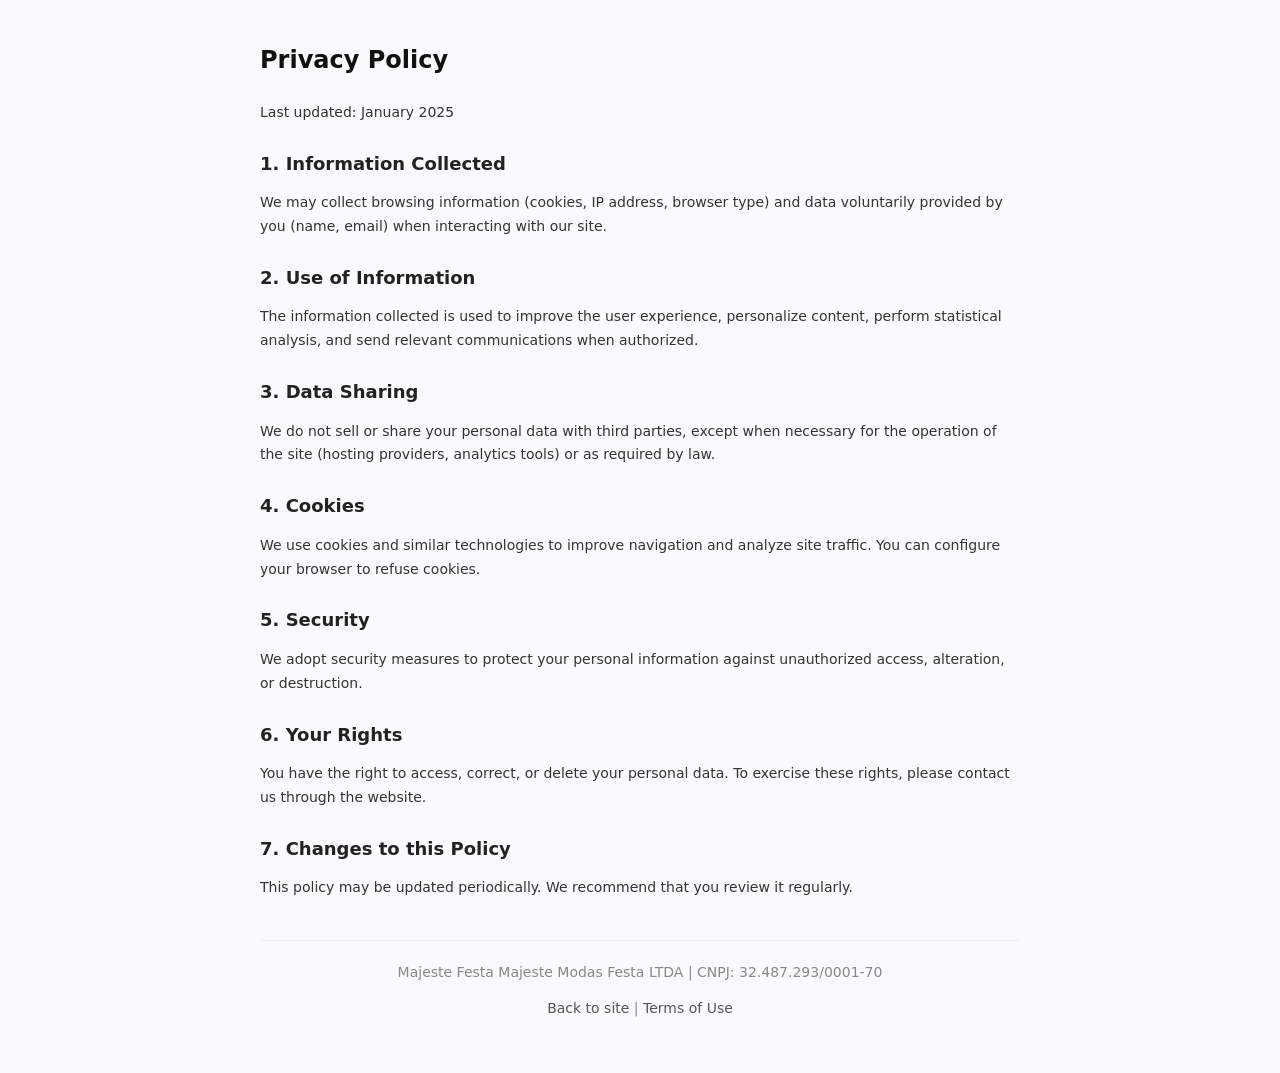
<file: privacy/index.html>
<!DOCTYPE html>
<html lang="en">
<head>
<meta charset="UTF-8">
<meta name="viewport" content="width=device-width, initial-scale=1.0">
<title>Privacy Policy - Majeste Festa Majeste Modas Festa LTDA</title>
<style>
*{box-sizing:border-box;margin:0;padding:0}
body{background:#f9fafb;color:#333;font-family:Inter,system-ui,sans-serif;padding:40px 20px;max-width:800px;margin:0 auto;line-height:1.7}
h1{font-size:24px;margin-bottom:20px;color:#111}
h2{font-size:18px;margin:24px 0 12px;color:#222}
p{margin-bottom:12px;font-size:14px}
a{color:#555;text-decoration:none}
.footer{margin-top:40px;padding-top:20px;border-top:1px solid #eee;font-size:12px;color:#888;text-align:center}
</style>
</head>
<body>
<h1>Privacy Policy</h1>
<p>Last updated: January 2025</p>

<h2>1. Information Collected</h2>
<p>We may collect browsing information (cookies, IP address, browser type) and data voluntarily provided by you (name, email) when interacting with our site.</p>

<h2>2. Use of Information</h2>
<p>The information collected is used to improve the user experience, personalize content, perform statistical analysis, and send relevant communications when authorized.</p>

<h2>3. Data Sharing</h2>
<p>We do not sell or share your personal data with third parties, except when necessary for the operation of the site (hosting providers, analytics tools) or as required by law.</p>

<h2>4. Cookies</h2>
<p>We use cookies and similar technologies to improve navigation and analyze site traffic. You can configure your browser to refuse cookies.</p>

<h2>5. Security</h2>
<p>We adopt security measures to protect your personal information against unauthorized access, alteration, or destruction.</p>

<h2>6. Your Rights</h2>
<p>You have the right to access, correct, or delete your personal data. To exercise these rights, please contact us through the website.</p>

<h2>7. Changes to this Policy</h2>
<p>This policy may be updated periodically. We recommend that you review it regularly.</p>

<div class="footer">
<p>Majeste Festa Majeste Modas Festa LTDA | CNPJ: 32.487.293/0001-70</p>
<p><a href="https://useburntide.life/">Back to site</a> | <a href="https://useburntide.life/terms">Terms of Use</a></p>
</div>
</body>
</html>
</file>
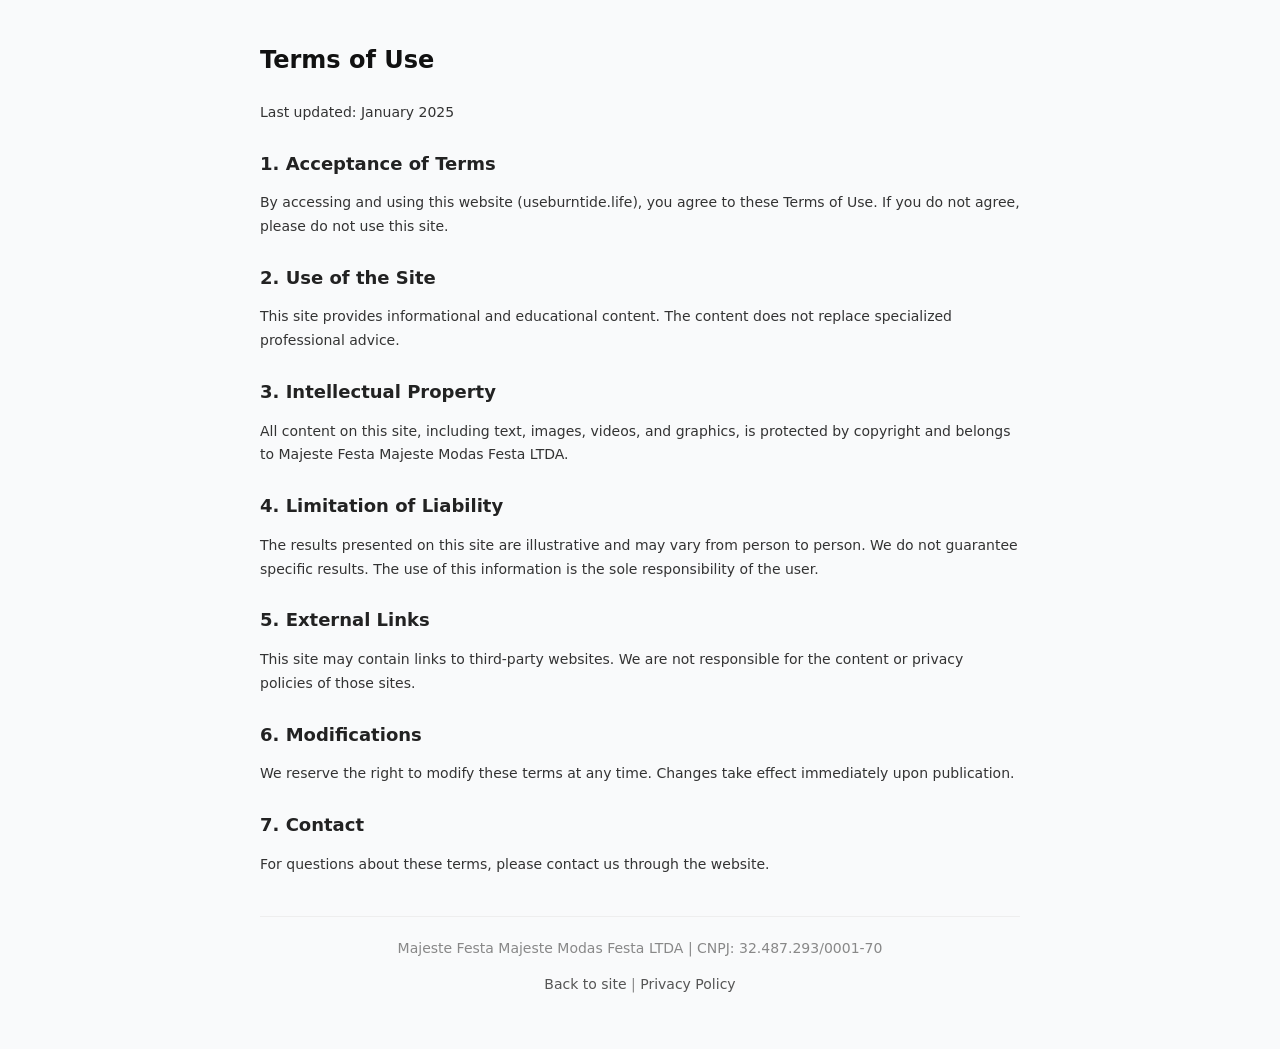
<file: terms/index.html>
<!DOCTYPE html>
<html lang="en">
<head>
<meta charset="UTF-8">
<meta name="viewport" content="width=device-width, initial-scale=1.0">
<title>Terms of Use - Majeste Festa Majeste Modas Festa LTDA</title>
<style>
*{box-sizing:border-box;margin:0;padding:0}
body{background:#f9fafb;color:#333;font-family:Inter,system-ui,sans-serif;padding:40px 20px;max-width:800px;margin:0 auto;line-height:1.7}
h1{font-size:24px;margin-bottom:20px;color:#111}
h2{font-size:18px;margin:24px 0 12px;color:#222}
p{margin-bottom:12px;font-size:14px}
a{color:#555;text-decoration:none}
.footer{margin-top:40px;padding-top:20px;border-top:1px solid #eee;font-size:12px;color:#888;text-align:center}
</style>
</head>
<body>
<h1>Terms of Use</h1>
<p>Last updated: January 2025</p>

<h2>1. Acceptance of Terms</h2>
<p>By accessing and using this website (useburntide.life), you agree to these Terms of Use. If you do not agree, please do not use this site.</p>

<h2>2. Use of the Site</h2>
<p>This site provides informational and educational content. The content does not replace specialized professional advice.</p>

<h2>3. Intellectual Property</h2>
<p>All content on this site, including text, images, videos, and graphics, is protected by copyright and belongs to Majeste Festa Majeste Modas Festa LTDA.</p>

<h2>4. Limitation of Liability</h2>
<p>The results presented on this site are illustrative and may vary from person to person. We do not guarantee specific results. The use of this information is the sole responsibility of the user.</p>

<h2>5. External Links</h2>
<p>This site may contain links to third-party websites. We are not responsible for the content or privacy policies of those sites.</p>

<h2>6. Modifications</h2>
<p>We reserve the right to modify these terms at any time. Changes take effect immediately upon publication.</p>

<h2>7. Contact</h2>
<p>For questions about these terms, please contact us through the website.</p>

<div class="footer">
<p>Majeste Festa Majeste Modas Festa LTDA | CNPJ: 32.487.293/0001-70</p>
<p><a href="https://useburntide.life/">Back to site</a> | <a href="https://useburntide.life/privacy">Privacy Policy</a></p>
</div>
</body>
</html>
</file>
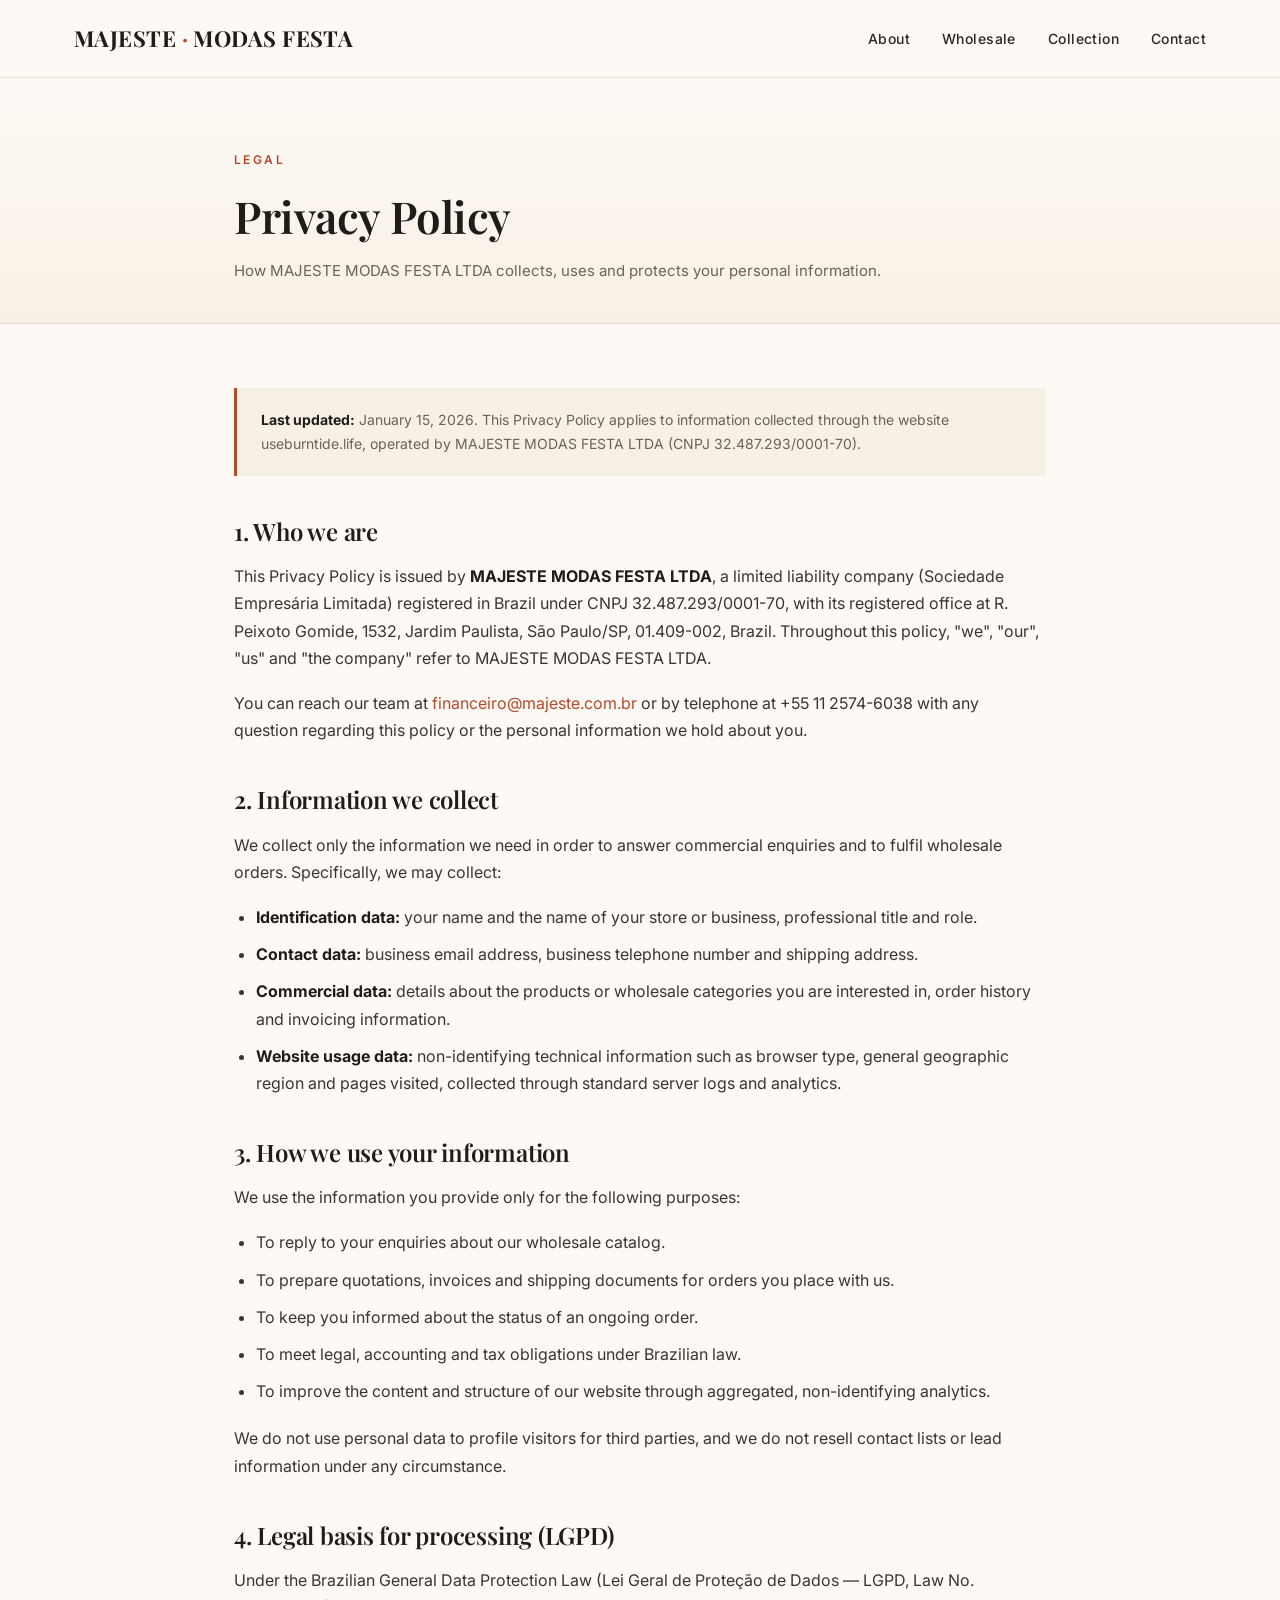
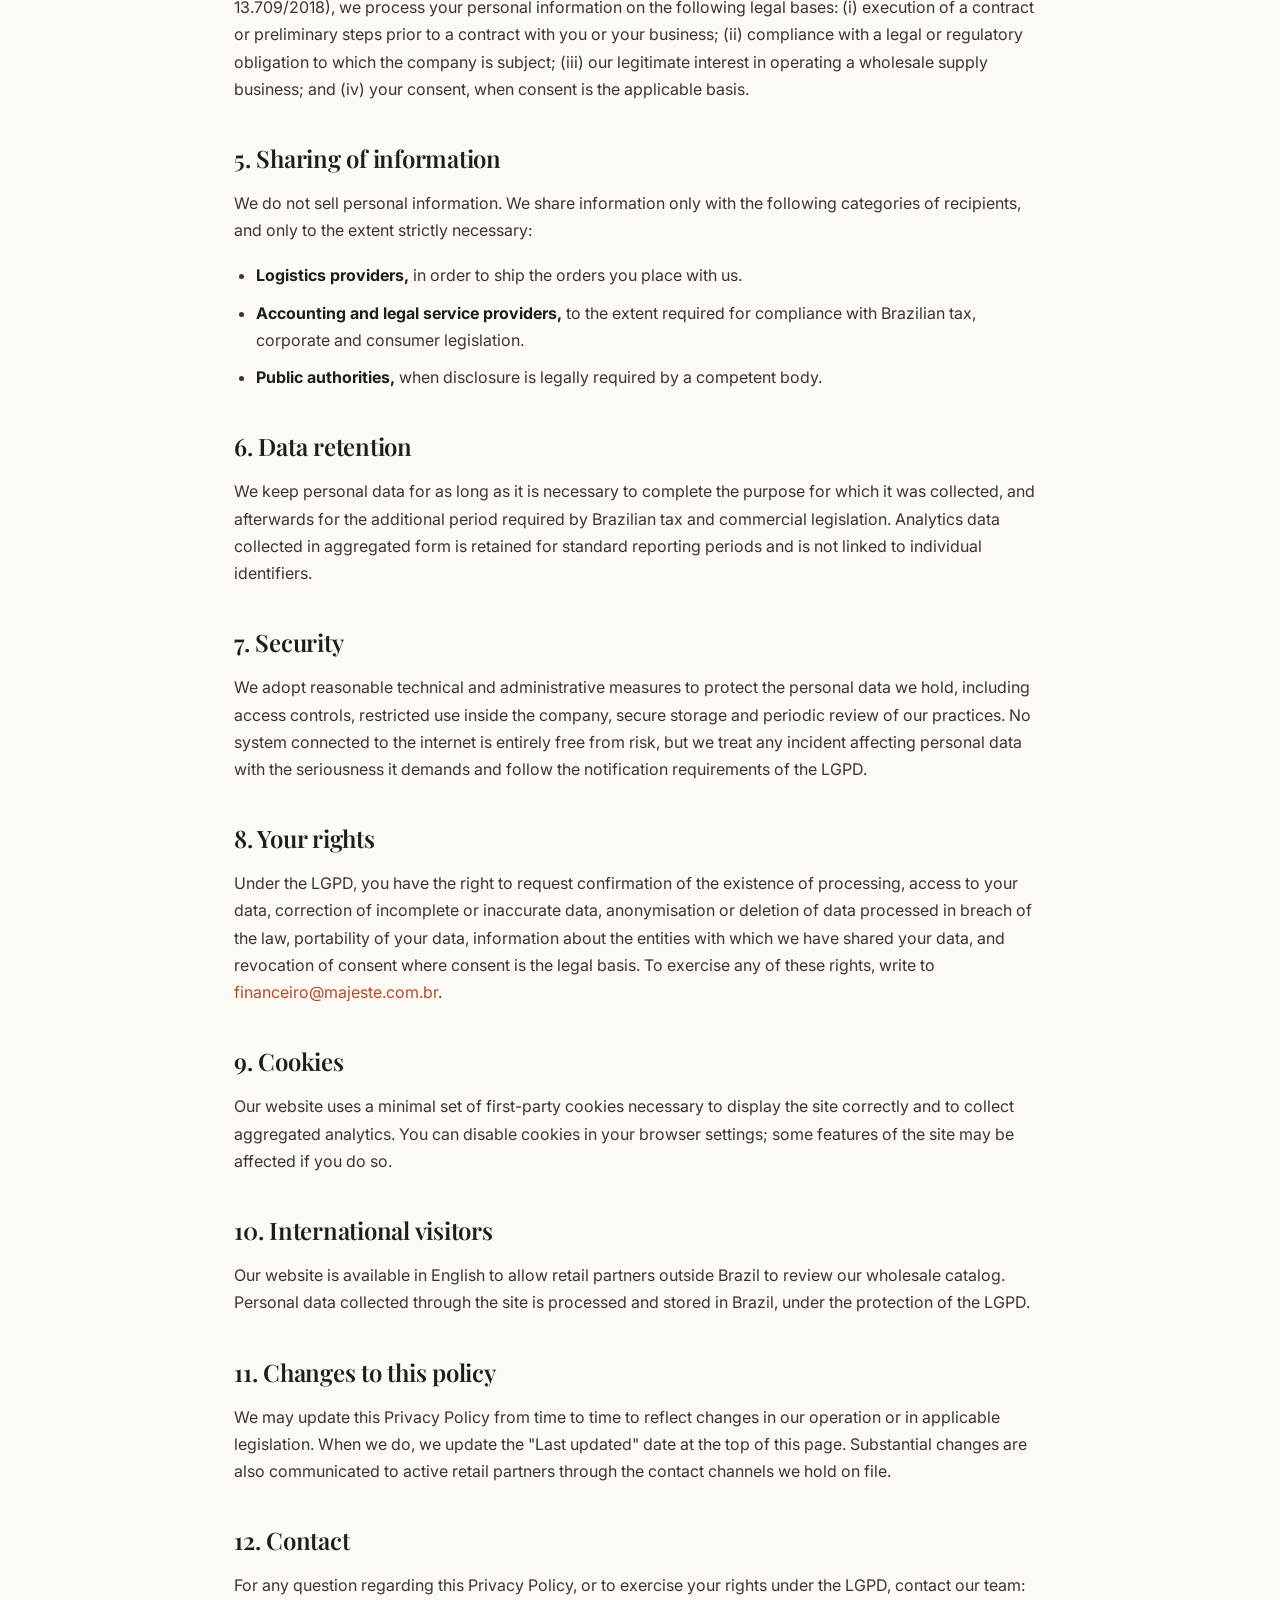
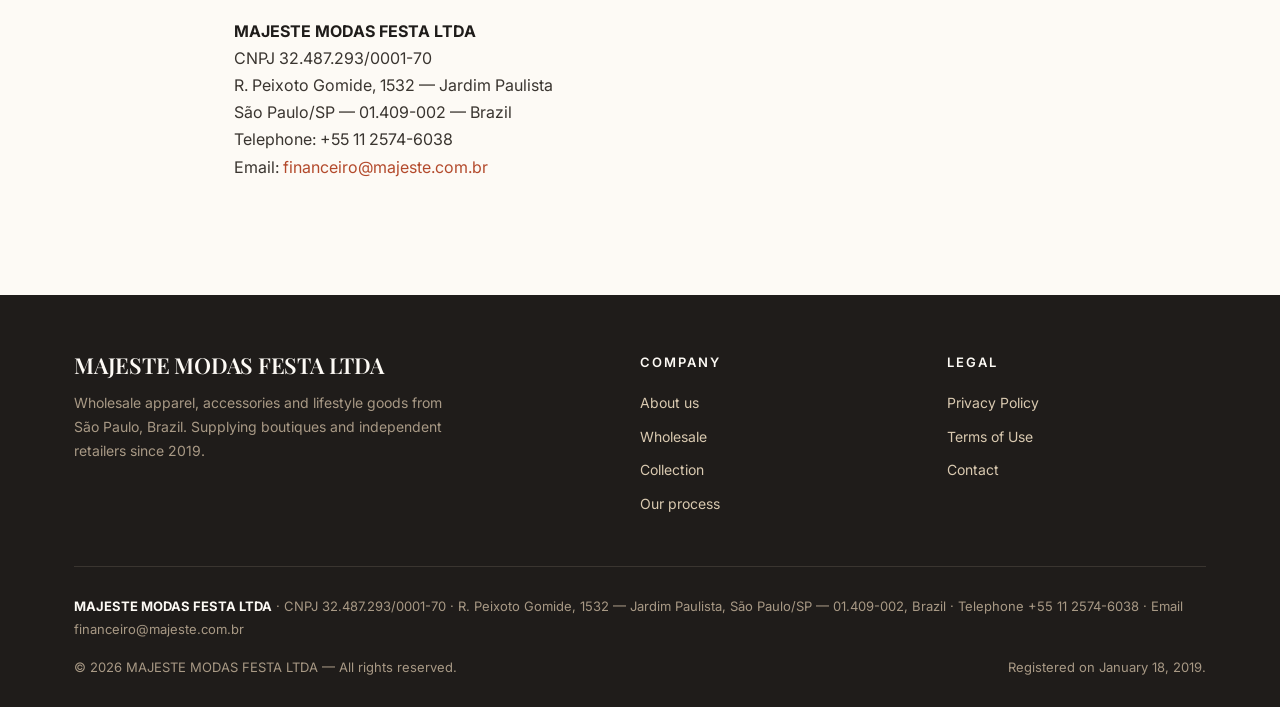
<file: privacy.html>
<!DOCTYPE html>
<html lang="en">
<head>
<meta charset="UTF-8">
<meta name="viewport" content="width=device-width, initial-scale=1.0">
<title>Privacy Policy — MAJESTE MODAS FESTA LTDA</title>
<meta name="description" content="Privacy Policy of MAJESTE MODAS FESTA LTDA, wholesale apparel and accessories company based in São Paulo, Brazil.">
<meta name="author" content="MAJESTE MODAS FESTA LTDA">
<link rel="canonical" href="https://useburntide.life/privacy.html">
<meta property="og:type" content="article">
<meta property="og:title" content="Privacy Policy — MAJESTE MODAS FESTA LTDA">
<meta property="og:description" content="How MAJESTE MODAS FESTA LTDA collects, uses and protects personal information.">
<meta property="og:url" content="https://useburntide.life/privacy.html">
<meta property="og:site_name" content="MAJESTE MODAS FESTA LTDA">
<meta property="og:locale" content="en_US">
<link rel="icon" type="image/svg+xml" href="data:image/svg+xml,%3Csvg xmlns='http://www.w3.org/2000/svg' viewBox='0 0 100 100'%3E%3Crect width='100' height='100' fill='%23b34a2c'/%3E%3Ctext x='50' y='70' font-family='Georgia,serif' font-size='62' font-weight='700' text-anchor='middle' fill='%23fdfaf5'%3EM%3C/text%3E%3C/svg%3E">
<link rel="preconnect" href="https://fonts.googleapis.com">
<link rel="preconnect" href="https://fonts.gstatic.com" crossorigin>
<link href="https://fonts.googleapis.com/css2?family=Playfair+Display:wght@400;600;700&family=Inter:wght@300;400;500;600&display=swap" rel="stylesheet">
<style>
* { margin: 0; padding: 0; box-sizing: border-box; }
html { scroll-behavior: smooth; }
body {
  font-family: 'Inter', -apple-system, BlinkMacSystemFont, 'Segoe UI', sans-serif;
  color: #2a2724;
  background: #fdfaf5;
  line-height: 1.7;
  font-weight: 400;
  font-size: 16px;
}
h1, h2, h3 { font-family: 'Playfair Display', Georgia, serif; font-weight: 600; letter-spacing: -0.01em; line-height: 1.3; color: #1f1c1a; }
a { color: #b34a2c; text-decoration: none; }
a:hover { color: #8a3820; }
.container { max-width: 860px; margin: 0 auto; padding: 0 24px; }
.container-wide { max-width: 1180px; margin: 0 auto; padding: 0 24px; }

header {
  background: #fdfaf5;
  border-bottom: 1px solid #e8e0d0;
}
.nav {
  display: flex;
  justify-content: space-between;
  align-items: center;
  padding: 20px 0;
}
.logo {
  font-family: 'Playfair Display', Georgia, serif;
  font-size: 22px;
  font-weight: 700;
  color: #1f1c1a;
  letter-spacing: 0.02em;
}
.logo span { color: #b34a2c; }
.nav-links { display: flex; gap: 32px; list-style: none; }
.nav-links a { color: #2a2724; font-size: 14px; font-weight: 500; letter-spacing: 0.03em; }
.nav-links a:hover { color: #b34a2c; }

.page-header {
  padding: 72px 0 40px;
  border-bottom: 1px solid #e8e0d0;
  background: linear-gradient(180deg, #fdfaf5 0%, #f7f0e5 100%);
}
.page-header .eyebrow {
  font-size: 12px;
  letter-spacing: 0.2em;
  text-transform: uppercase;
  color: #b34a2c;
  font-weight: 600;
  margin-bottom: 16px;
}
.page-header h1 {
  font-size: clamp(32px, 4vw, 44px);
  margin-bottom: 14px;
}
.page-header p {
  color: #6b625a;
  font-size: 15px;
}

.content { padding: 64px 0 96px; }
.content h2 {
  font-size: 24px;
  margin: 40px 0 16px;
  color: #1f1c1a;
}
.content h2:first-child { margin-top: 0; }
.content p { margin-bottom: 18px; color: #3a3530; }
.content ul { margin: 0 0 20px 22px; }
.content li { margin-bottom: 10px; color: #3a3530; }
.content strong { color: #1f1c1a; }
.content .updated {
  padding: 20px 24px;
  background: #f7f0e5;
  border-left: 3px solid #b34a2c;
  margin-bottom: 40px;
  font-size: 14px;
  color: #6b625a;
}
.content .updated strong { color: #1f1c1a; }

footer {
  background: #1f1c1a;
  color: #d9c9b0;
  padding: 56px 0 28px;
}
.footer-grid {
  display: grid;
  grid-template-columns: 2fr 1fr 1fr;
  gap: 48px;
  margin-bottom: 40px;
}
.footer-brand h3 { color: #fdfaf5; font-size: 22px; margin-bottom: 12px; }
.footer-brand p { font-size: 14px; color: #a89985; line-height: 1.7; max-width: 380px; }
.footer-col h4 {
  color: #fdfaf5;
  font-size: 13px;
  letter-spacing: 0.15em;
  text-transform: uppercase;
  margin-bottom: 18px;
  font-family: 'Inter', sans-serif;
  font-weight: 600;
}
.footer-col ul { list-style: none; margin: 0; }
.footer-col li { margin-bottom: 10px; font-size: 14px; }
.footer-col a { color: #d9c9b0; }
.footer-col a:hover { color: #e8b088; }
.footer-legal {
  border-top: 1px solid #3a3530;
  padding-top: 28px;
  font-size: 13px;
  color: #a89985;
  line-height: 1.8;
}
.footer-legal strong { color: #fdfaf5; }
.footer-legal-row { display: flex; justify-content: space-between; flex-wrap: wrap; gap: 16px; margin-top: 14px; }

@media (max-width: 900px) {
  .nav-links { gap: 20px; }
  .nav-links a { font-size: 13px; }
  .footer-grid { grid-template-columns: 1fr; gap: 32px; }
}
@media (max-width: 600px) {
  .nav-links { display: none; }
}
</style>
</head>
<body>

<header>
  <div class="container-wide">
    <nav class="nav">
      <a href="index.html" class="logo">MAJESTE <span>·</span> MODAS FESTA</a>
      <ul class="nav-links">
        <li><a href="index.html#about">About</a></li>
        <li><a href="index.html#wholesale">Wholesale</a></li>
        <li><a href="index.html#collection">Collection</a></li>
        <li><a href="index.html#contact">Contact</a></li>
      </ul>
    </nav>
  </div>
</header>

<section class="page-header">
  <div class="container">
    <div class="eyebrow">Legal</div>
    <h1>Privacy Policy</h1>
    <p>How MAJESTE MODAS FESTA LTDA collects, uses and protects your personal information.</p>
  </div>
</section>

<section class="content">
  <div class="container">
    <div class="updated"><strong>Last updated:</strong> January 15, 2026. This Privacy Policy applies to information collected through the website useburntide.life, operated by MAJESTE MODAS FESTA LTDA (CNPJ 32.487.293/0001-70).</div>

    <h2>1. Who we are</h2>
    <p>This Privacy Policy is issued by <strong>MAJESTE MODAS FESTA LTDA</strong>, a limited liability company (Sociedade Empresária Limitada) registered in Brazil under CNPJ 32.487.293/0001-70, with its registered office at R. Peixoto Gomide, 1532, Jardim Paulista, São Paulo/SP, 01.409-002, Brazil. Throughout this policy, "we", "our", "us" and "the company" refer to MAJESTE MODAS FESTA LTDA.</p>
    <p>You can reach our team at <a href="mailto:financeiro@majeste.com.br">financeiro@majeste.com.br</a> or by telephone at +55 11 2574-6038 with any question regarding this policy or the personal information we hold about you.</p>

    <h2>2. Information we collect</h2>
    <p>We collect only the information we need in order to answer commercial enquiries and to fulfil wholesale orders. Specifically, we may collect:</p>
    <ul>
      <li><strong>Identification data:</strong> your name and the name of your store or business, professional title and role.</li>
      <li><strong>Contact data:</strong> business email address, business telephone number and shipping address.</li>
      <li><strong>Commercial data:</strong> details about the products or wholesale categories you are interested in, order history and invoicing information.</li>
      <li><strong>Website usage data:</strong> non-identifying technical information such as browser type, general geographic region and pages visited, collected through standard server logs and analytics.</li>
    </ul>

    <h2>3. How we use your information</h2>
    <p>We use the information you provide only for the following purposes:</p>
    <ul>
      <li>To reply to your enquiries about our wholesale catalog.</li>
      <li>To prepare quotations, invoices and shipping documents for orders you place with us.</li>
      <li>To keep you informed about the status of an ongoing order.</li>
      <li>To meet legal, accounting and tax obligations under Brazilian law.</li>
      <li>To improve the content and structure of our website through aggregated, non-identifying analytics.</li>
    </ul>
    <p>We do not use personal data to profile visitors for third parties, and we do not resell contact lists or lead information under any circumstance.</p>

    <h2>4. Legal basis for processing (LGPD)</h2>
    <p>Under the Brazilian General Data Protection Law (Lei Geral de Proteção de Dados — LGPD, Law No. 13.709/2018), we process your personal information on the following legal bases: (i) execution of a contract or preliminary steps prior to a contract with you or your business; (ii) compliance with a legal or regulatory obligation to which the company is subject; (iii) our legitimate interest in operating a wholesale supply business; and (iv) your consent, when consent is the applicable basis.</p>

    <h2>5. Sharing of information</h2>
    <p>We do not sell personal information. We share information only with the following categories of recipients, and only to the extent strictly necessary:</p>
    <ul>
      <li><strong>Logistics providers,</strong> in order to ship the orders you place with us.</li>
      <li><strong>Accounting and legal service providers,</strong> to the extent required for compliance with Brazilian tax, corporate and consumer legislation.</li>
      <li><strong>Public authorities,</strong> when disclosure is legally required by a competent body.</li>
    </ul>

    <h2>6. Data retention</h2>
    <p>We keep personal data for as long as it is necessary to complete the purpose for which it was collected, and afterwards for the additional period required by Brazilian tax and commercial legislation. Analytics data collected in aggregated form is retained for standard reporting periods and is not linked to individual identifiers.</p>

    <h2>7. Security</h2>
    <p>We adopt reasonable technical and administrative measures to protect the personal data we hold, including access controls, restricted use inside the company, secure storage and periodic review of our practices. No system connected to the internet is entirely free from risk, but we treat any incident affecting personal data with the seriousness it demands and follow the notification requirements of the LGPD.</p>

    <h2>8. Your rights</h2>
    <p>Under the LGPD, you have the right to request confirmation of the existence of processing, access to your data, correction of incomplete or inaccurate data, anonymisation or deletion of data processed in breach of the law, portability of your data, information about the entities with which we have shared your data, and revocation of consent where consent is the legal basis. To exercise any of these rights, write to <a href="mailto:financeiro@majeste.com.br">financeiro@majeste.com.br</a>.</p>

    <h2>9. Cookies</h2>
    <p>Our website uses a minimal set of first-party cookies necessary to display the site correctly and to collect aggregated analytics. You can disable cookies in your browser settings; some features of the site may be affected if you do so.</p>

    <h2>10. International visitors</h2>
    <p>Our website is available in English to allow retail partners outside Brazil to review our wholesale catalog. Personal data collected through the site is processed and stored in Brazil, under the protection of the LGPD.</p>

    <h2>11. Changes to this policy</h2>
    <p>We may update this Privacy Policy from time to time to reflect changes in our operation or in applicable legislation. When we do, we update the "Last updated" date at the top of this page. Substantial changes are also communicated to active retail partners through the contact channels we hold on file.</p>

    <h2>12. Contact</h2>
    <p>For any question regarding this Privacy Policy, or to exercise your rights under the LGPD, contact our team:</p>
    <p><strong>MAJESTE MODAS FESTA LTDA</strong><br>
    CNPJ 32.487.293/0001-70<br>
    R. Peixoto Gomide, 1532 — Jardim Paulista<br>
    São Paulo/SP — 01.409-002 — Brazil<br>
    Telephone: +55 11 2574-6038<br>
    Email: <a href="mailto:financeiro@majeste.com.br">financeiro@majeste.com.br</a></p>
  </div>
</section>

<footer>
  <div class="container-wide">
    <div class="footer-grid">
      <div class="footer-brand">
        <h3>MAJESTE MODAS FESTA LTDA</h3>
        <p>Wholesale apparel, accessories and lifestyle goods from São Paulo, Brazil. Supplying boutiques and independent retailers since 2019.</p>
      </div>
      <div class="footer-col">
        <h4>Company</h4>
        <ul>
          <li><a href="index.html#about">About us</a></li>
          <li><a href="index.html#wholesale">Wholesale</a></li>
          <li><a href="index.html#collection">Collection</a></li>
          <li><a href="index.html#process">Our process</a></li>
        </ul>
      </div>
      <div class="footer-col">
        <h4>Legal</h4>
        <ul>
          <li><a href="privacy.html">Privacy Policy</a></li>
          <li><a href="terms.html">Terms of Use</a></li>
          <li><a href="index.html#contact">Contact</a></li>
        </ul>
      </div>
    </div>
    <div class="footer-legal">
      <div><strong>MAJESTE MODAS FESTA LTDA</strong> · CNPJ 32.487.293/0001-70 · R. Peixoto Gomide, 1532 — Jardim Paulista, São Paulo/SP — 01.409-002, Brazil · Telephone +55 11 2574-6038 · Email financeiro@majeste.com.br</div>
      <div class="footer-legal-row">
        <div>© 2026 MAJESTE MODAS FESTA LTDA — All rights reserved.</div>
        <div>Registered on January 18, 2019.</div>
      </div>
    </div>
  </div>
</footer>

</body>
</html>
</file>
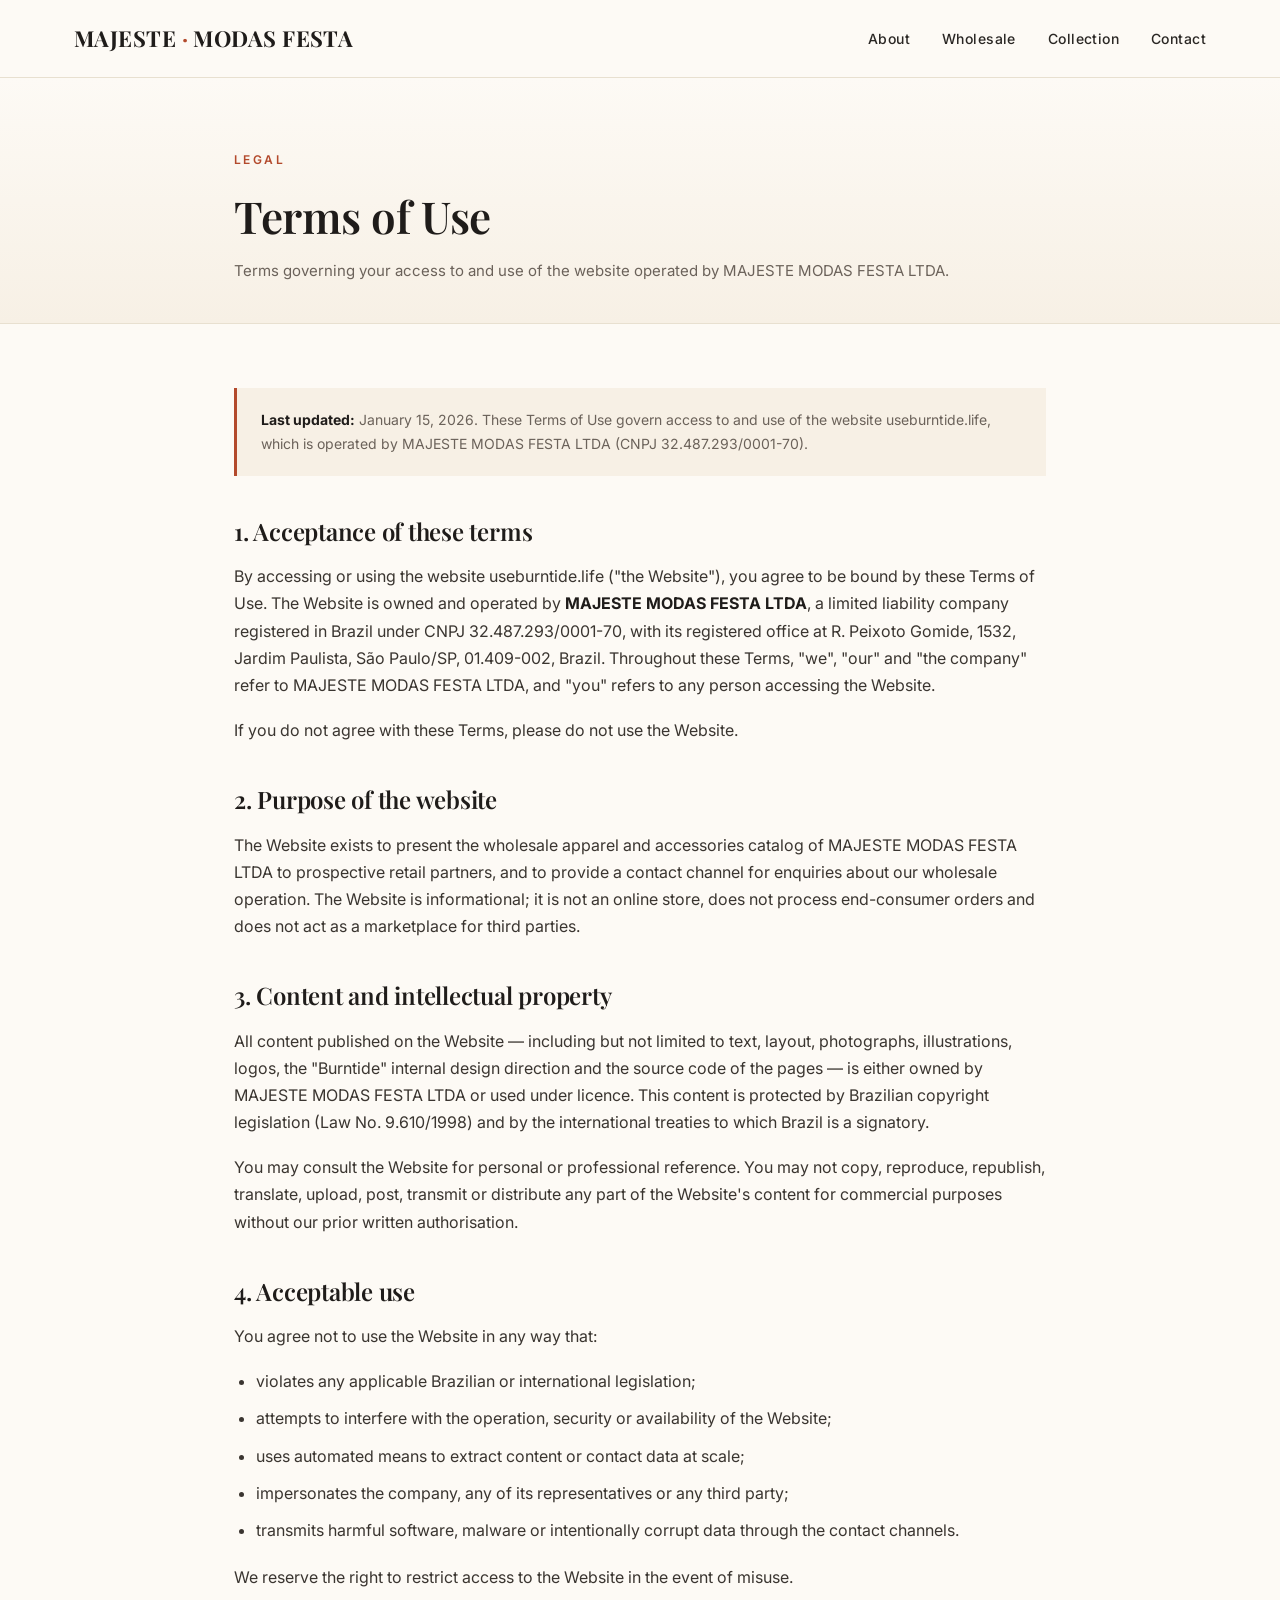
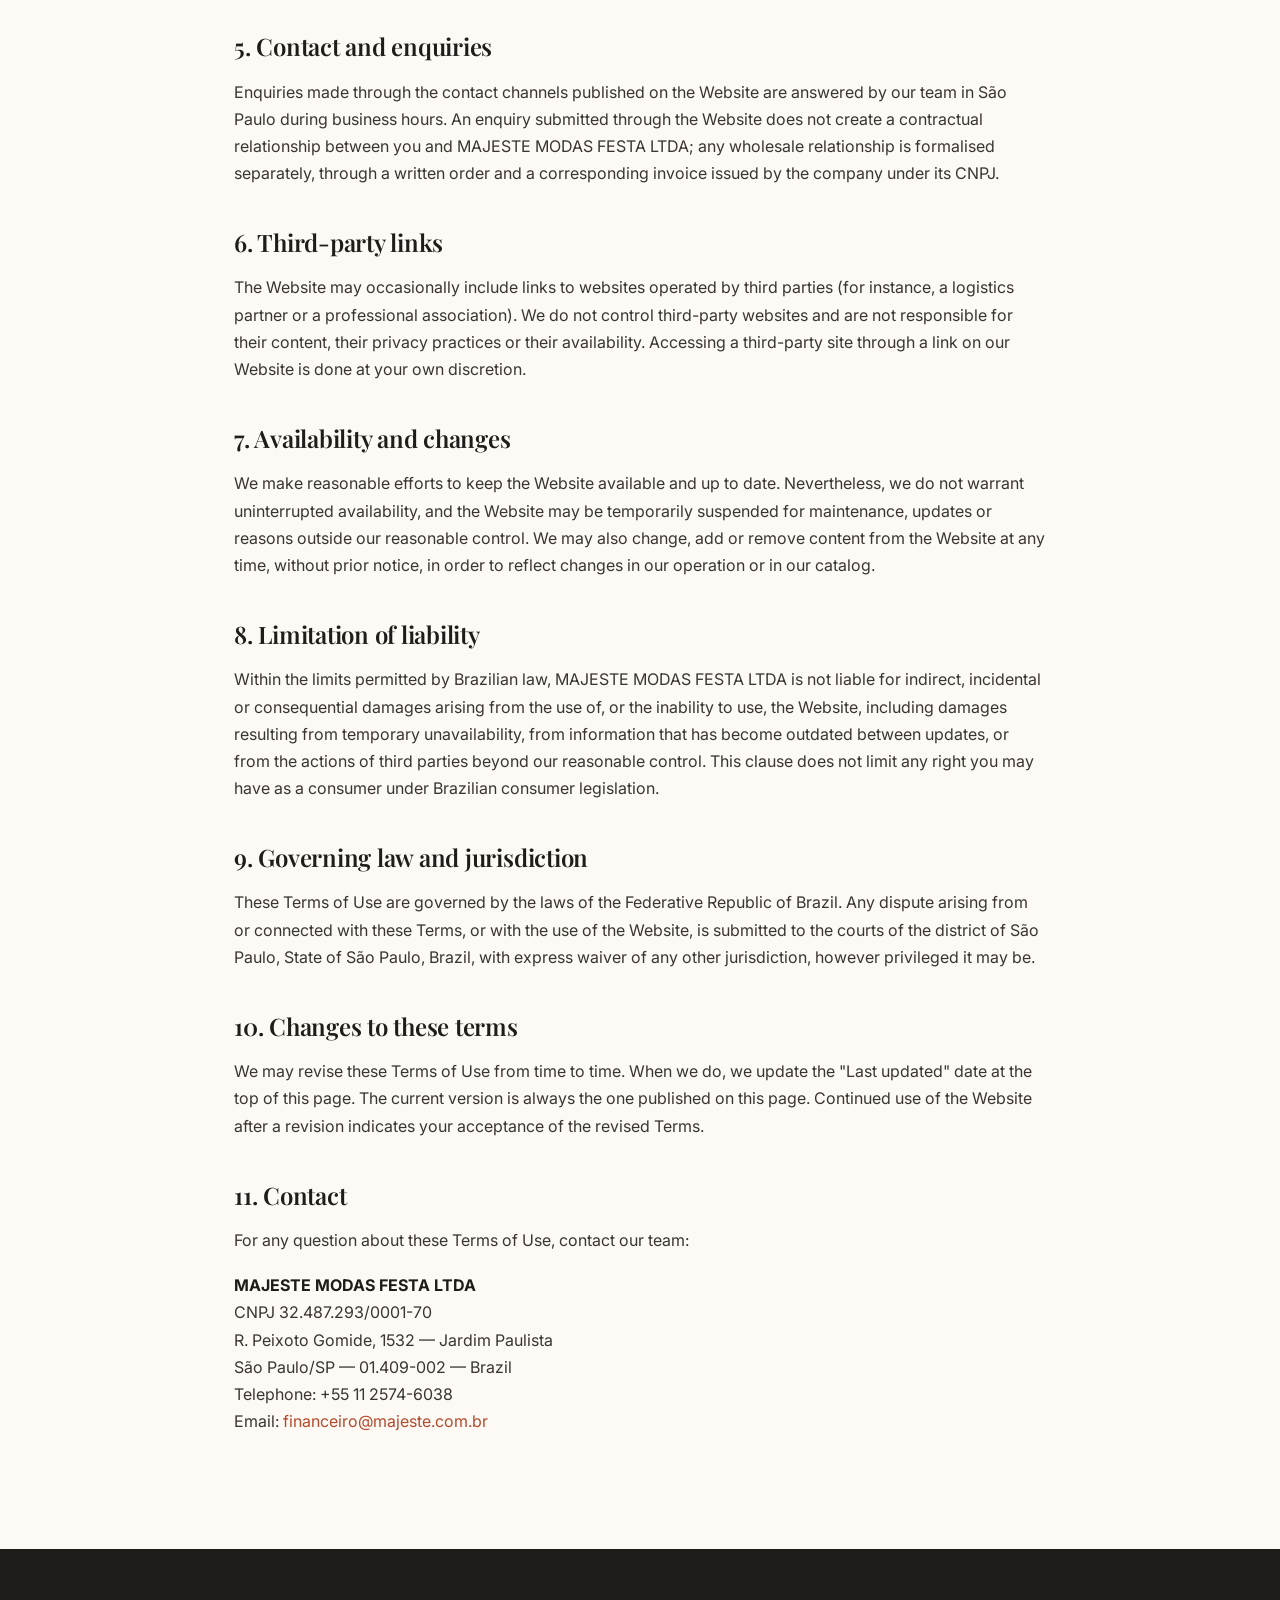
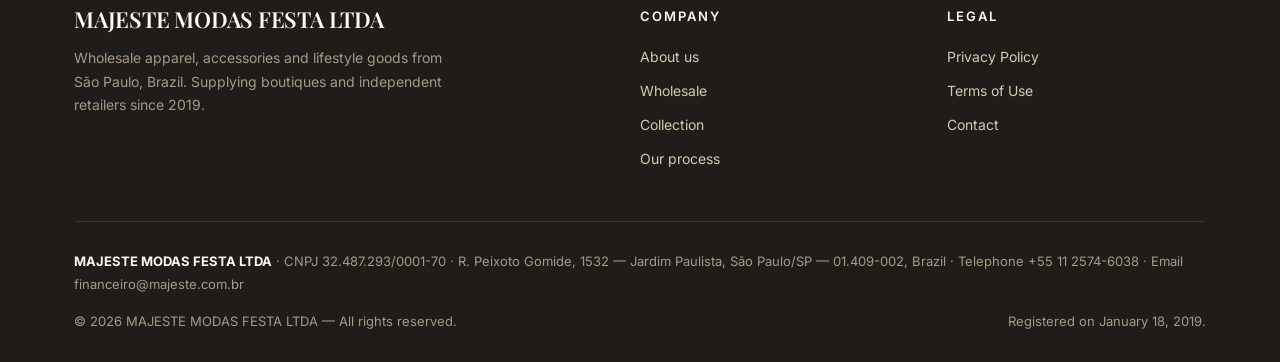
<file: terms.html>
<!DOCTYPE html>
<html lang="en">
<head>
<meta charset="UTF-8">
<meta name="viewport" content="width=device-width, initial-scale=1.0">
<title>Terms of Use — MAJESTE MODAS FESTA LTDA</title>
<meta name="description" content="Terms of Use of the website useburntide.life, operated by MAJESTE MODAS FESTA LTDA, wholesale apparel and accessories company in São Paulo, Brazil.">
<meta name="author" content="MAJESTE MODAS FESTA LTDA">
<link rel="canonical" href="https://useburntide.life/terms.html">
<meta property="og:type" content="article">
<meta property="og:title" content="Terms of Use — MAJESTE MODAS FESTA LTDA">
<meta property="og:description" content="Terms governing the use of the useburntide.life website.">
<meta property="og:url" content="https://useburntide.life/terms.html">
<meta property="og:site_name" content="MAJESTE MODAS FESTA LTDA">
<meta property="og:locale" content="en_US">
<link rel="icon" type="image/svg+xml" href="data:image/svg+xml,%3Csvg xmlns='http://www.w3.org/2000/svg' viewBox='0 0 100 100'%3E%3Crect width='100' height='100' fill='%23b34a2c'/%3E%3Ctext x='50' y='70' font-family='Georgia,serif' font-size='62' font-weight='700' text-anchor='middle' fill='%23fdfaf5'%3EM%3C/text%3E%3C/svg%3E">
<link rel="preconnect" href="https://fonts.googleapis.com">
<link rel="preconnect" href="https://fonts.gstatic.com" crossorigin>
<link href="https://fonts.googleapis.com/css2?family=Playfair+Display:wght@400;600;700&family=Inter:wght@300;400;500;600&display=swap" rel="stylesheet">
<style>
* { margin: 0; padding: 0; box-sizing: border-box; }
html { scroll-behavior: smooth; }
body {
  font-family: 'Inter', -apple-system, BlinkMacSystemFont, 'Segoe UI', sans-serif;
  color: #2a2724;
  background: #fdfaf5;
  line-height: 1.7;
  font-weight: 400;
  font-size: 16px;
}
h1, h2, h3 { font-family: 'Playfair Display', Georgia, serif; font-weight: 600; letter-spacing: -0.01em; line-height: 1.3; color: #1f1c1a; }
a { color: #b34a2c; text-decoration: none; }
a:hover { color: #8a3820; }
.container { max-width: 860px; margin: 0 auto; padding: 0 24px; }
.container-wide { max-width: 1180px; margin: 0 auto; padding: 0 24px; }

header {
  background: #fdfaf5;
  border-bottom: 1px solid #e8e0d0;
}
.nav {
  display: flex;
  justify-content: space-between;
  align-items: center;
  padding: 20px 0;
}
.logo {
  font-family: 'Playfair Display', Georgia, serif;
  font-size: 22px;
  font-weight: 700;
  color: #1f1c1a;
  letter-spacing: 0.02em;
}
.logo span { color: #b34a2c; }
.nav-links { display: flex; gap: 32px; list-style: none; }
.nav-links a { color: #2a2724; font-size: 14px; font-weight: 500; letter-spacing: 0.03em; }
.nav-links a:hover { color: #b34a2c; }

.page-header {
  padding: 72px 0 40px;
  border-bottom: 1px solid #e8e0d0;
  background: linear-gradient(180deg, #fdfaf5 0%, #f7f0e5 100%);
}
.page-header .eyebrow {
  font-size: 12px;
  letter-spacing: 0.2em;
  text-transform: uppercase;
  color: #b34a2c;
  font-weight: 600;
  margin-bottom: 16px;
}
.page-header h1 {
  font-size: clamp(32px, 4vw, 44px);
  margin-bottom: 14px;
}
.page-header p {
  color: #6b625a;
  font-size: 15px;
}

.content { padding: 64px 0 96px; }
.content h2 {
  font-size: 24px;
  margin: 40px 0 16px;
  color: #1f1c1a;
}
.content h2:first-of-type { margin-top: 0; }
.content p { margin-bottom: 18px; color: #3a3530; }
.content ul { margin: 0 0 20px 22px; }
.content li { margin-bottom: 10px; color: #3a3530; }
.content strong { color: #1f1c1a; }
.content .updated {
  padding: 20px 24px;
  background: #f7f0e5;
  border-left: 3px solid #b34a2c;
  margin-bottom: 40px;
  font-size: 14px;
  color: #6b625a;
}
.content .updated strong { color: #1f1c1a; }

footer {
  background: #1f1c1a;
  color: #d9c9b0;
  padding: 56px 0 28px;
}
.footer-grid {
  display: grid;
  grid-template-columns: 2fr 1fr 1fr;
  gap: 48px;
  margin-bottom: 40px;
}
.footer-brand h3 { color: #fdfaf5; font-size: 22px; margin-bottom: 12px; }
.footer-brand p { font-size: 14px; color: #a89985; line-height: 1.7; max-width: 380px; }
.footer-col h4 {
  color: #fdfaf5;
  font-size: 13px;
  letter-spacing: 0.15em;
  text-transform: uppercase;
  margin-bottom: 18px;
  font-family: 'Inter', sans-serif;
  font-weight: 600;
}
.footer-col ul { list-style: none; margin: 0; }
.footer-col li { margin-bottom: 10px; font-size: 14px; }
.footer-col a { color: #d9c9b0; }
.footer-col a:hover { color: #e8b088; }
.footer-legal {
  border-top: 1px solid #3a3530;
  padding-top: 28px;
  font-size: 13px;
  color: #a89985;
  line-height: 1.8;
}
.footer-legal strong { color: #fdfaf5; }
.footer-legal-row { display: flex; justify-content: space-between; flex-wrap: wrap; gap: 16px; margin-top: 14px; }

@media (max-width: 900px) {
  .nav-links { gap: 20px; }
  .nav-links a { font-size: 13px; }
  .footer-grid { grid-template-columns: 1fr; gap: 32px; }
}
@media (max-width: 600px) {
  .nav-links { display: none; }
}
</style>
</head>
<body>

<header>
  <div class="container-wide">
    <nav class="nav">
      <a href="index.html" class="logo">MAJESTE <span>·</span> MODAS FESTA</a>
      <ul class="nav-links">
        <li><a href="index.html#about">About</a></li>
        <li><a href="index.html#wholesale">Wholesale</a></li>
        <li><a href="index.html#collection">Collection</a></li>
        <li><a href="index.html#contact">Contact</a></li>
      </ul>
    </nav>
  </div>
</header>

<section class="page-header">
  <div class="container">
    <div class="eyebrow">Legal</div>
    <h1>Terms of Use</h1>
    <p>Terms governing your access to and use of the website operated by MAJESTE MODAS FESTA LTDA.</p>
  </div>
</section>

<section class="content">
  <div class="container">
    <div class="updated"><strong>Last updated:</strong> January 15, 2026. These Terms of Use govern access to and use of the website useburntide.life, which is operated by MAJESTE MODAS FESTA LTDA (CNPJ 32.487.293/0001-70).</div>

    <h2>1. Acceptance of these terms</h2>
    <p>By accessing or using the website useburntide.life ("the Website"), you agree to be bound by these Terms of Use. The Website is owned and operated by <strong>MAJESTE MODAS FESTA LTDA</strong>, a limited liability company registered in Brazil under CNPJ 32.487.293/0001-70, with its registered office at R. Peixoto Gomide, 1532, Jardim Paulista, São Paulo/SP, 01.409-002, Brazil. Throughout these Terms, "we", "our" and "the company" refer to MAJESTE MODAS FESTA LTDA, and "you" refers to any person accessing the Website.</p>
    <p>If you do not agree with these Terms, please do not use the Website.</p>

    <h2>2. Purpose of the website</h2>
    <p>The Website exists to present the wholesale apparel and accessories catalog of MAJESTE MODAS FESTA LTDA to prospective retail partners, and to provide a contact channel for enquiries about our wholesale operation. The Website is informational; it is not an online store, does not process end-consumer orders and does not act as a marketplace for third parties.</p>

    <h2>3. Content and intellectual property</h2>
    <p>All content published on the Website — including but not limited to text, layout, photographs, illustrations, logos, the "Burntide" internal design direction and the source code of the pages — is either owned by MAJESTE MODAS FESTA LTDA or used under licence. This content is protected by Brazilian copyright legislation (Law No. 9.610/1998) and by the international treaties to which Brazil is a signatory.</p>
    <p>You may consult the Website for personal or professional reference. You may not copy, reproduce, republish, translate, upload, post, transmit or distribute any part of the Website's content for commercial purposes without our prior written authorisation.</p>

    <h2>4. Acceptable use</h2>
    <p>You agree not to use the Website in any way that:</p>
    <ul>
      <li>violates any applicable Brazilian or international legislation;</li>
      <li>attempts to interfere with the operation, security or availability of the Website;</li>
      <li>uses automated means to extract content or contact data at scale;</li>
      <li>impersonates the company, any of its representatives or any third party;</li>
      <li>transmits harmful software, malware or intentionally corrupt data through the contact channels.</li>
    </ul>
    <p>We reserve the right to restrict access to the Website in the event of misuse.</p>

    <h2>5. Contact and enquiries</h2>
    <p>Enquiries made through the contact channels published on the Website are answered by our team in São Paulo during business hours. An enquiry submitted through the Website does not create a contractual relationship between you and MAJESTE MODAS FESTA LTDA; any wholesale relationship is formalised separately, through a written order and a corresponding invoice issued by the company under its CNPJ.</p>

    <h2>6. Third-party links</h2>
    <p>The Website may occasionally include links to websites operated by third parties (for instance, a logistics partner or a professional association). We do not control third-party websites and are not responsible for their content, their privacy practices or their availability. Accessing a third-party site through a link on our Website is done at your own discretion.</p>

    <h2>7. Availability and changes</h2>
    <p>We make reasonable efforts to keep the Website available and up to date. Nevertheless, we do not warrant uninterrupted availability, and the Website may be temporarily suspended for maintenance, updates or reasons outside our reasonable control. We may also change, add or remove content from the Website at any time, without prior notice, in order to reflect changes in our operation or in our catalog.</p>

    <h2>8. Limitation of liability</h2>
    <p>Within the limits permitted by Brazilian law, MAJESTE MODAS FESTA LTDA is not liable for indirect, incidental or consequential damages arising from the use of, or the inability to use, the Website, including damages resulting from temporary unavailability, from information that has become outdated between updates, or from the actions of third parties beyond our reasonable control. This clause does not limit any right you may have as a consumer under Brazilian consumer legislation.</p>

    <h2>9. Governing law and jurisdiction</h2>
    <p>These Terms of Use are governed by the laws of the Federative Republic of Brazil. Any dispute arising from or connected with these Terms, or with the use of the Website, is submitted to the courts of the district of São Paulo, State of São Paulo, Brazil, with express waiver of any other jurisdiction, however privileged it may be.</p>

    <h2>10. Changes to these terms</h2>
    <p>We may revise these Terms of Use from time to time. When we do, we update the "Last updated" date at the top of this page. The current version is always the one published on this page. Continued use of the Website after a revision indicates your acceptance of the revised Terms.</p>

    <h2>11. Contact</h2>
    <p>For any question about these Terms of Use, contact our team:</p>
    <p><strong>MAJESTE MODAS FESTA LTDA</strong><br>
    CNPJ 32.487.293/0001-70<br>
    R. Peixoto Gomide, 1532 — Jardim Paulista<br>
    São Paulo/SP — 01.409-002 — Brazil<br>
    Telephone: +55 11 2574-6038<br>
    Email: <a href="mailto:financeiro@majeste.com.br">financeiro@majeste.com.br</a></p>
  </div>
</section>

<footer>
  <div class="container-wide">
    <div class="footer-grid">
      <div class="footer-brand">
        <h3>MAJESTE MODAS FESTA LTDA</h3>
        <p>Wholesale apparel, accessories and lifestyle goods from São Paulo, Brazil. Supplying boutiques and independent retailers since 2019.</p>
      </div>
      <div class="footer-col">
        <h4>Company</h4>
        <ul>
          <li><a href="index.html#about">About us</a></li>
          <li><a href="index.html#wholesale">Wholesale</a></li>
          <li><a href="index.html#collection">Collection</a></li>
          <li><a href="index.html#process">Our process</a></li>
        </ul>
      </div>
      <div class="footer-col">
        <h4>Legal</h4>
        <ul>
          <li><a href="privacy.html">Privacy Policy</a></li>
          <li><a href="terms.html">Terms of Use</a></li>
          <li><a href="index.html#contact">Contact</a></li>
        </ul>
      </div>
    </div>
    <div class="footer-legal">
      <div><strong>MAJESTE MODAS FESTA LTDA</strong> · CNPJ 32.487.293/0001-70 · R. Peixoto Gomide, 1532 — Jardim Paulista, São Paulo/SP — 01.409-002, Brazil · Telephone +55 11 2574-6038 · Email financeiro@majeste.com.br</div>
      <div class="footer-legal-row">
        <div>© 2026 MAJESTE MODAS FESTA LTDA — All rights reserved.</div>
        <div>Registered on January 18, 2019.</div>
      </div>
    </div>
  </div>
</footer>

</body>
</html>
</file>
<file: getburn/css/style.css>
/* ====== Variaveis / Marca ====== */
:root {
  --brand-1: #e2541f;
  --brand-2: #a5240f;
  --brand-deep: #7d1a09;
  --grad: linear-gradient(160deg, #e2541f 0%, #a5240f 135%);
  --grad-btn: linear-gradient(90deg, #f5822c, #e23b1c);
  --accent: #ffcf5c;
  --ink: #2a1712;
  --muted: #7a625a;
  --line: #f2e6df;
  --bg-soft: #fdf5ee;
  --font-head: 'Nunito', 'Segoe UI', Arial, sans-serif;
  --font-body: 'Nunito', 'Segoe UI', Arial, sans-serif;
  --radius: 24px;
  --shadow: 0 18px 45px rgba(165, 36, 15, .14);
}
/* ====== Fim Variaveis / Marca ====== */

/* ====== Reset ====== */
* { margin: 0; padding: 0; box-sizing: border-box; }
html { scroll-behavior: smooth; overflow-x: clip; }
body {
  font-family: var(--font-body);
  color: var(--ink);
  background: #fff;
  line-height: 1.6;
  -webkit-font-smoothing: antialiased;
  overflow-x: clip;
}
img { max-width: 100%; display: block; }
a { text-decoration: none; color: inherit; }
ul { list-style: none; }
h1, h2, h3, h4 { font-family: var(--font-head); line-height: 1.18; font-weight: 800; }
.container { width: 100%; max-width: 1120px; margin: 0 auto; padding: 0 20px; }
.container-wide { width: 100%; max-width: 1240px; margin: 0 auto; padding: 0 20px; }
.gradient { background: var(--grad); color: #fff; }
.text-accent { color: var(--accent); }
/* ====== Fim Reset ====== */

/* ====== Botoes ====== */
.btn {
  display: inline-flex; align-items: center; justify-content: center; gap: .5rem;
  font-family: var(--font-head); font-weight: 800; cursor: pointer; border: none;
  padding: 15px 34px; border-radius: 50px; font-size: 1.02rem;
  transition: transform .2s ease, box-shadow .2s ease, opacity .2s ease;
}
.btn:hover { transform: translateY(-2px); }
.btn-primary { background: var(--grad-btn); color: #fff; box-shadow: 0 10px 24px rgba(226, 84, 31, .42); }
.btn-light { background: #fff; color: var(--brand-2); }
.btn-dark { background: var(--brand-2); color: #fff; }
.btn-block { width: 100%; }
/* ====== Fim Botoes ====== */

/* ====== Header ====== */
.site-header {
  position: sticky; top: 0; z-index: 50; background: #fff;
  border-bottom: 1px solid var(--line); transition: box-shadow .3s ease;
}
.site-header.scrolled { box-shadow: 0 8px 24px rgba(0, 0, 0, .08); }
.nav { display: flex; align-items: center; justify-content: space-between; height: 68px; }
.brand { display: flex; align-items: center; gap: 10px; font-family: var(--font-head); font-weight: 800; font-size: 1.4rem; color: var(--brand-2); }
.brand-mark {
  width: 34px; height: 34px; border-radius: 10px; background: var(--grad);
  display: grid; place-items: center; color: #fff; font-size: 1rem;
}
.nav-links { display: flex; align-items: center; gap: 30px; font-weight: 700; }
.nav-links a:hover { color: var(--brand-1); }
.nav-cta { padding: 10px 22px; font-size: .95rem; }
.menu-btn { display: none; background: none; border: none; cursor: pointer; padding: 6px; }
.menu-btn span { display: block; width: 24px; height: 2px; background: var(--ink); margin: 5px 0; transition: .3s; }
.mobile-menu { display: none; flex-direction: column; gap: 4px; padding: 12px 20px 18px; border-top: 1px solid var(--line); }
.mobile-menu a { padding: 10px 0; font-weight: 700; border-bottom: 1px solid var(--line); }
.mobile-menu.open { display: flex; }
/* ====== Fim Header ====== */

/* ====== Hero ====== */
.hero { color: #fff; overflow: hidden; }
.hero-grid { display: flex; align-items: center; gap: 48px; padding: 60px 0; }
.hero-media, .hero-copy { flex: 1; }
.hero-media img { filter: drop-shadow(0 30px 45px rgba(0, 0, 0, .3)); animation: floaty 5s ease-in-out infinite; }
@keyframes floaty { 0%,100% { transform: translateY(0); } 50% { transform: translateY(-14px); } }
.pill-timer {
  display: inline-flex; align-items: center; gap: 8px; font-weight: 800; font-size: .78rem;
  letter-spacing: 1px; padding: 8px 18px; border-radius: 50px;
  background: rgba(255, 255, 255, .18); border: 1px solid rgba(255, 255, 255, .35); margin-bottom: 16px;
}
.pill-timer .dot { color: var(--accent); }
.pills { display: flex; flex-wrap: wrap; gap: 8px; margin-bottom: 18px; }
.pills span {
  font-size: .8rem; padding: 6px 14px; border-radius: 50px;
  background: rgba(255, 255, 255, .16); border: 1px solid rgba(255, 255, 255, .3);
}
.hero h1 { font-size: 2.7rem; margin-bottom: 16px; }
.hero-sub { font-size: 1.1rem; opacity: .96; margin-bottom: 22px; font-weight: 600; }
.hero-note { font-size: .85rem; opacity: .85; margin-top: 16px; }
.stars-inline { color: var(--accent); letter-spacing: 2px; margin-bottom: 18px; font-size: 1.2rem; }
.stars-inline small { color: #fff; opacity: .9; margin-left: 8px; letter-spacing: 0; font-size: .8rem; }
/* ====== Fim Hero ====== */

/* ====== Contador ====== */
.counter-strip { color: #fff; text-align: center; padding: 18px; display: flex; align-items: center; justify-content: center; gap: 12px; flex-wrap: wrap; font-weight: 600; }
.counter-num { font-size: 1.9rem; font-weight: 800; color: var(--accent); font-family: var(--font-head); }
/* ====== Fim Contador ====== */

/* ====== Marquee ====== */
.marquee-section { padding: 34px 0; }
.marquee-wrap { overflow: hidden; margin-bottom: 14px; }
.marquee-track { display: flex; gap: 16px; width: max-content; animation: marquee 34s linear infinite; }
.marquee-track.reverse { animation-direction: reverse; }
.marquee-wrap:hover .marquee-track { animation-play-state: paused; }
@keyframes marquee { from { transform: translateX(0); } to { transform: translateX(-50%); } }
.rev-card { min-width: 268px; max-width: 268px; background: rgba(255, 255, 255, .14); border: 1px solid rgba(255, 255, 255, .3); border-radius: 18px; padding: 20px; color: #fff; }
.rev-card .rc-stars { color: var(--accent); margin-bottom: 6px; }
.rev-card .rc-text { font-size: .9rem; line-height: 1.5; margin-bottom: 8px; }
.rev-card .rc-author { font-size: .8rem; opacity: .8; font-style: italic; }
/* ====== Fim Marquee ====== */

/* ====== Oferta / Countdown ====== */
.section { padding: 70px 0; }
.section-title { text-align: center; font-size: 2.2rem; margin-bottom: 12px; }
.section-lead { text-align: center; color: var(--muted); max-width: 640px; margin: 0 auto 40px; }
.offer { text-align: center; }
.offer h2 { font-size: 2rem; font-weight: 700; margin-bottom: 24px; }
.offer h2 b { font-weight: 800; color: var(--brand-1); }
.countdown { display: flex; justify-content: center; gap: 14px; }
.cd-box { display: flex; flex-direction: column; align-items: center; gap: 8px; font-weight: 700; }
.cd-num { min-width: 84px; padding: 18px 10px; background: var(--brand-2); color: #fff; border-radius: 16px; font-size: 2.4rem; font-weight: 800; font-family: var(--font-head); }
.cd-num { color: #fff; }
.cd-box span:not(.cd-num) { font-size: .8rem; text-transform: uppercase; letter-spacing: 1px; color: var(--muted); }
/* ====== Fim Oferta / Countdown ====== */

/* ====== Destaque frete ====== */
.highlight { display: flex; align-items: center; gap: 32px; padding: 46px; border-radius: 32px; color: #fff; }
.highlight .hl-copy { flex: 1; }
.highlight .hl-media { flex: 1; }
.highlight h2 { font-size: 1.9rem; font-weight: 700; margin-bottom: 14px; }
.highlight p { opacity: .96; margin-bottom: 8px; }
/* ====== Fim Destaque frete ====== */

/* ====== Depoimentos ====== */
.testimonials { display: flex; flex-direction: column; gap: 22px; }
.testi-card { display: flex; align-items: center; gap: 22px; background: #fff; border-radius: 26px; padding: 24px; box-shadow: var(--shadow); }
.testi-card img { width: 140px; height: 140px; object-fit: cover; border-radius: 50%; flex-shrink: 0; background: var(--bg-soft); box-shadow: 0 6px 16px rgba(0, 0, 0, .12); }
.testi-card .t-body p { color: var(--muted); margin-bottom: 12px; }
.testi-card .t-name { font-weight: 800; font-size: 1.15rem; display: inline; color: var(--ink); }
.testi-card .t-loc { color: var(--muted); font-size: .9rem; display: inline; margin-left: 8px; }
.testi-card .t-stars { color: var(--accent); margin-top: 8px; }
.testi-card .t-stars small { color: var(--muted); margin-left: 8px; }
/* ====== Fim Depoimentos ====== */

/* ====== Produtos / Precos ====== */
.pricing { display: flex; justify-content: center; align-items: stretch; gap: 26px; flex-wrap: wrap; }
.price-card { width: 340px; background: #fff; border-radius: var(--radius); overflow: hidden; box-shadow: var(--shadow); border: 2px solid transparent; transition: transform .25s ease, box-shadow .25s ease; display: flex; flex-direction: column; }
.price-card:hover { transform: translateY(-6px); box-shadow: 0 26px 55px rgba(165, 36, 15, .22); }
.price-card.featured { border-color: var(--brand-1); }
.pc-head { color: #fff; text-align: center; padding: 20px; position: relative; }
.pc-head h3 { font-size: 1.9rem; }
.pc-head p { opacity: .92; font-size: .95rem; }
.pc-tag { position: absolute; top: 12px; right: 12px; background: var(--accent); color: #7d1a09; font-weight: 800; font-size: .7rem; padding: 4px 10px; border-radius: 50px; text-transform: uppercase; }
.pc-img { padding: 18px; }
.pc-img img { margin: 0 auto; max-height: 210px; width: auto; transition: transform .3s ease; }
.price-card:hover .pc-img img { transform: scale(1.06); }
.pc-body { padding: 8px 22px 26px; text-align: center; display: flex; flex-direction: column; align-items: center; gap: 10px; margin-top: auto; }
.pc-price { display: flex; align-items: baseline; gap: 6px; }
.pc-price b { font-size: 3.6rem; font-weight: 800; color: var(--ink); font-family: var(--font-head); line-height: 1; }
.pc-price small { color: var(--muted); font-size: .85rem; text-align: left; }
.pc-save { color: #147a3c; font-weight: 800; }
.pc-total { font-size: .95rem; color: var(--muted); }
.pc-total .old { text-decoration: line-through; margin-right: 6px; }
.pc-total .new { color: var(--ink); font-weight: 800; font-size: 1.05rem; }
.pc-ship { font-size: .85rem; font-weight: 700; color: var(--brand-2); }
.pc-guar { font-size: .8rem; color: var(--muted); }
/* ====== Fim Produtos / Precos ====== */

/* ====== Rating strip ====== */
.rating-strip { display: flex; flex-direction: column; align-items: center; gap: 10px; text-align: center; }
.rating-strip .rs-top { display: flex; align-items: center; gap: 10px; flex-wrap: wrap; justify-content: center; }
.rating-strip .rs-stars { color: var(--accent); font-size: 1.1rem; }
.rating-strip a { color: var(--brand-1); text-decoration: underline; font-weight: 700; }
/* ====== Fim Rating strip ====== */

/* ====== FAQ ====== */
.faq-list { display: flex; flex-direction: column; gap: 14px; max-width: 820px; margin: 0 auto; }
.faq-item { background: #fff; border: 1px solid var(--line); border-radius: 16px; overflow: hidden; }
.faq-item summary { list-style: none; cursor: pointer; padding: 20px; font-weight: 800; display: flex; justify-content: space-between; align-items: center; gap: 14px; background: #fff; }
.faq-item summary::-webkit-details-marker { display: none; }
.faq-item summary::after { content: "+"; font-size: 1.5rem; color: var(--brand-1); transition: transform .3s ease; }
.faq-item[open] summary::after { transform: rotate(45deg); }
.faq-item .faq-body { padding: 0 20px 20px; color: var(--muted); }
/* ====== Fim FAQ ====== */

/* ====== Sobre ====== */
.about-grid { display: flex; align-items: center; gap: 48px; }
.about-media, .about-copy { flex: 1; }
.about-copy h3 { font-size: 1.8rem; margin-bottom: 14px; }
.about-copy h3.sub { font-size: 1.35rem; color: var(--brand-2); }
.about-copy p { color: var(--muted); margin-bottom: 12px; }
.about-check { display: grid; grid-template-columns: repeat(2, 1fr); gap: 8px; margin: 18px 0; font-weight: 700; font-size: .92rem; }
.about-check li::before { content: "\2714"; color: var(--brand-1); font-weight: 800; margin-right: 8px; }
/* ====== Fim Sobre ====== */

/* ====== Garantia ====== */
.guarantee { text-align: center; color: #fff; padding: 54px 28px; border-radius: 32px; position: relative; }
.guarantee .badge { width: 130px; height: 130px; border-radius: 50%; background: #fff; color: var(--brand-2); display: grid; place-items: center; margin: 0 auto 22px; border: 6px solid var(--accent); font-family: var(--font-head); font-weight: 800; line-height: 1.1; }
.guarantee .badge b { font-size: 2.1rem; display: block; }
.guarantee h3 { font-size: 2rem; font-weight: 700; margin-bottom: 14px; }
.guarantee p { max-width: 720px; margin: 0 auto; opacity: .96; }
/* ====== Fim Garantia ====== */

/* ====== Referencias ====== */
.refs h2 { text-align: center; font-size: 1.9rem; font-weight: 700; margin-bottom: 26px; }
.refs h2 b { font-weight: 800; }
.refs ol { columns: 2; column-gap: 48px; padding-left: 18px; }
.refs li { font-size: .78rem; line-height: 1.4; margin-bottom: 8px; color: var(--muted); }
/* ====== Fim Referencias ====== */

/* ====== Footer ====== */
.bg-footer { background: #2a1712; color: #e6d6cd; padding: 56px 0; }
.bg-footer__container { max-width: 1000px; margin: 0 auto; padding: 0 20px; text-align: center; }
.bg-footer__links { display: flex; flex-wrap: wrap; justify-content: center; gap: 22px; margin-bottom: 26px; }
.bg-footer__links a { font-weight: 700; color: #fff; }
.bg-footer__links a:hover { color: var(--accent); }
.bg-footer__disclaimer { font-size: .82rem; line-height: 1.6; max-width: 820px; margin: 0 auto 18px; color: #c3a99d; }
.bg-footer #disclaimer { display: block; max-width: 100%; overflow-x: auto; -webkit-overflow-scrolling: touch; font-size: .78rem; color: #a88b7e; }
.bg-footer #disclaimer img { max-width: 100%; height: auto; }
.contact-inline { font-size: 11px; color: #a88b7e; text-align: center; margin: 8px auto; padding: 0 20px; line-height: 1.4; }
.contact-inline a { color: #a88b7e; text-decoration: none; }
.contact-inline a:hover { text-decoration: underline; }

/* ====== Fim Footer ====== */

/* ====== Responsivo ====== */
@media (max-width: 900px) {
  .hero-grid, .highlight, .about-grid { flex-direction: column; text-align: center; }
  .about-check { grid-template-columns: 1fr 1fr; text-align: left; }
  .hero h1 { font-size: 2.1rem; }
  .nav-links, .nav-cta { display: none; }
  .menu-btn { display: block; }
  .testi-card { flex-direction: column; text-align: center; }
  .refs ol { columns: 1; }
  .highlight .hl-media { max-width: 320px; }
}
@media (max-width: 520px) {
  .section { padding: 48px 0; }
  .hero h1 { font-size: 1.8rem; }
  .cd-num { min-width: 68px; font-size: 1.8rem; }
  .section-title { font-size: 1.6rem; }
  .offer h2 { font-size: 1.45rem; }
  .highlight { padding: 32px 24px; }
  .highlight h2 { font-size: 1.4rem; }
  .guarantee { padding: 44px 22px; }
  .guarantee h3 { font-size: 1.5rem; }
  .about-copy h3 { font-size: 1.4rem; }
  .about-copy h3.sub { font-size: 1.15rem; }
}
/* ====== Fim Responsivo ====== */
</file>
<file: limited-offer-ed9/css/style.css>
/* ============================================================ */
/*  TODAY HEALTH - STYLE.CSS                                    */
/*  Arquivo unico de estilos (style.css + potes.css combinados) */
/* ============================================================ */


/* ============================================================ */
/*  PARTE 1 - ESTILOS GERAIS DA PAGINA                          */
/* ============================================================ */

/* GERAL E RESET */
*,
*::before,
*::after {
    box-sizing: border-box;
}

html,
body {
    margin: 0;
    padding: 0;
    overflow-x: hidden;
    width: 100%;
}

body {
    font-family: 'Roboto', sans-serif;
    background-color: #fff;
    color: #111827;
    min-height: 100vh;
}

.container {
    max-width: 1200px;
    width: 100%;
    margin-left: auto;
    margin-right: auto;
    padding-left: 0.5rem;
    padding-right: 0.5rem;
}

main {
    width: 100%;
    overflow-x: hidden;
}

.invisible {
    display: none;
}


.hidden {
    display: none !important;
}

.esconder {
    display: none;
}

/* TODAY HEADER */
.today-header {
    font-family: 'Nunito', Arial, Helvetica, sans-serif;
    background-color: #fff;
    position: relative;
}

.today-header-top {
    max-width: 1200px;
    width: 100%;
    margin: 0 auto;
    display: flex;
    align-items: center;
    justify-content: space-between;
    padding: 0.75rem 1rem;
}

.today-header-left {
    display: flex;
    align-items: center;
}

.today-logo {
    display: flex;
    align-items: center;
    text-decoration: none;
}

.today-logo-img {
    height: 30px;
    width: auto;
}

.today-header-right {
    display: flex;
    align-items: center;
    gap: 0.5rem;
}

.today-icon-btn {
    display: flex;
    align-items: center;
    justify-content: center;
    width: 40px;
    height: 40px;
    background: none;
    border: none;
    cursor: pointer;
    color: #111;
    font-size: 1.25rem;
    border-radius: 50%;
    transition: background-color 0.2s;
}

.today-icon-btn:hover {
    background-color: #f3f4f6;
}

/* SUB-NAV */
.today-sub-nav {
    border-top: 1px solid #e5e7eb;
    border-bottom: 1px solid #e5e7eb;
    overflow-x: auto;
    -webkit-overflow-scrolling: touch;
    scrollbar-width: none;
}

.today-sub-nav::-webkit-scrollbar {
    display: none;
}

.today-sub-nav-list {
    display: flex;
    align-items: center;
    justify-content: center;
    list-style: none;
    margin: 0;
    padding: 0;
    white-space: nowrap;
}

.today-sub-nav-list li {
    display: flex;
    align-items: center;
}

.today-sub-nav-list li span {
    display: block;
    padding: 0.75rem 1.25rem;
    font-weight: 800;
    font-size: 0.8125rem;
    color: #111;
    text-transform: uppercase;
    letter-spacing: 0.04em;
    cursor: default;
}

.today-sub-nav-list li .nav-divider {
    width: 1px;
    height: 16px;
    background: #ccc;
    padding: 0;
}

/* EXCLUSIVE BADGE */
.today-exclusive {
    max-width: 900px;
    margin: 0 auto;
    padding: 0.75rem 1rem;
}

.exclusive-badge {
    display: inline-block;
    font-weight: 800;
    font-size: 0.8125rem;
    color: #111;
    text-transform: uppercase;
    letter-spacing: 0.06em;
    padding: 0.4rem 0.9rem;
    background: #f5f5f5;
    border-left: 3px solid #ff8c42;
    position: relative;
}

/* DESKTOP NAV */
.today-nav-desktop {
    display: none;
    align-items: center;
    gap: 1.75rem;
    margin-left: 2rem;
}

.today-nav-desktop span {
    color: #333;
    font-weight: 600;
    font-size: 0.9375rem;
    padding: 0.5rem 0;
    cursor: default;
}

.today-signin-btn {
    display: none;
    padding: 0.5rem 1rem;
    color: #333;
    font-weight: 600;
    font-size: 0.875rem;
    border: 1px solid #e5e7eb;
    border-radius: 20px;
    cursor: default;
    background: none;
}

/* SEÇÃO HERO */
.hero-section {
    font-family: 'Roboto', sans-serif;
    padding: 0;
}

.hero-content {
    max-width: 1200px;
    margin: auto;
}

.breaking-news-badge {
    display: inline-block;
    color: #dc2626;
    font-weight: bold;
    font-size: 13px;
    text-transform: uppercase;
    margin-bottom: 1.5rem;
    letter-spacing: 1px;
    padding: 0.25rem 0.5rem;
    background-color: rgba(220, 38, 38, 0.1);
    border-radius: 0.25rem;
}

.hero-content h1 {
    font-size: 1rem;
    font-weight: bold;
    line-height: 1.25;
    margin-bottom: 0.5rem;
    color: #374151;
}

.hero-content .subtitle {
    font-size: 0.8rem;
    color: #4b5563;
    font-weight: 500;
    line-height: 1.75;
    margin-bottom: 0.25rem;
}

.article-meta {
    display: flex;
    flex-wrap: wrap;
    align-items: center;
    gap: 1rem;
    font-size: 0.75rem;
    color: #4b5563;
    margin-bottom: 0.5rem;
}

.article-meta span {
    font-weight: bold;
}

.article-meta span:not(:first-child) {
    font-weight: normal;
}


/* VÍDEO */
.video-container {
    background-color: #f9fafb;
    border-radius: 0.75rem;
    overflow: hidden;
    box-shadow: 0 10px 15px -3px rgba(0, 0, 0, 0.1), 0 4px 6px -4px rgba(0, 0, 0, 0.1);
    margin-bottom: 2rem;
}

.video-header {
    background-color: #dc2626;
    padding: 0.75rem 1rem;
    display: flex;
    justify-content: space-between;
    align-items: center;
    color: white;
}

.video-header-left {
    display: flex;
    align-items: center;
    gap: 0.75rem;
}

.video-header-left svg {
    width: 1.25rem;
    height: 1.25rem;
}

.video-header-left span {
    font-weight: 600;
}

.watch-now-badge {
    background-color: rgba(0, 0, 0, 0.3);
    font-size: 0.75rem;
    font-weight: 600;
    padding: 0.25rem 0.75rem;
    border-radius: 0.25rem;
}

.video-player-wrapper {
    padding: 1rem;
}

.smartplayer-container {
    position: relative;
    max-width: 1080px;
    margin: auto;
    overflow: hidden;
    box-shadow: 0 20px 25px -5px rgba(0, 0, 0, 0.1), 0 8px 10px -6px rgba(0, 0, 0, 0.1);
    width: 100%;
}

vturb-smartplayer {
    display: block;
    margin: 0 auto;
    width: 100%;
}

.video-footer {
    padding: 1rem 1.5rem;
    border-top: 1px solid #e5e7eb;
    display: flex;
    justify-content: space-between;
    align-items: center;
}

.live-indicator {
    display: flex;
    align-items: center;
    gap: 0.5rem;
    color: #dc2626;
    font-weight: 600;
    font-size: 0.875rem;
}

.live-dot {
    width: 0.5rem;
    height: 0.5rem;
    background-color: #dc2626;
    border-radius: 9999px;
    animation: pulse 2s cubic-bezier(0.4, 0, 0.6, 1) infinite;
}

.recording-warning {
    display: flex;
    align-items: center;
    gap: 0.5rem;
    color: #dc2626;
    font-size: 0.75rem;
    font-weight: 600;
}

.warning-dot {
    width: 0.5rem;
    height: 0.5rem;
    background-color: #dc2626;
    border-radius: 9999px;
    animation: pulse 2s cubic-bezier(0.4, 0, 0.6, 1) infinite;
}

@keyframes pulse {
    50% {
        opacity: 0.5;
    }
}


/* SEÇÃO DE TAGS */
.tags-section {
    background-color: #fff;
    border-radius: 0.5rem;
    box-shadow: 0 1px 2px 0 rgba(0, 0, 0, 0.05);
    padding: 1.5rem;
    margin-bottom: 2rem;
    text-align: center;
}

.tags-title {
    color: #4b5563;
    font-size: 0.875rem;
    display: flex;
    align-items: center;
    justify-content: center;
    gap: 0.5rem;
    margin-bottom: 1rem;
}

.tags-title svg {
    width: 1rem;
    height: 1rem;
}

.tags-container {
    display: flex;
    flex-wrap: wrap;
    justify-content: center;
    gap: 0.75rem;
}

.tag {
    background-color: #f3f4f6;
    color: #1f2937;
    font-size: 0.875rem;
    padding: 0.25rem 0.75rem;
    border-radius: 9999px;
    transition: background-color 0.2s;
}

.tag:hover {
    background-color: #fff3e6;
    color: #ff6b00;
}

/* SEÇÃO DE PREÇOS */
.pricing-section {
    padding: 3rem 0;
    background-color: #fff;
}

.section-title {
    font-size: 1.5rem;
    font-weight: 900;
    text-align: center;
    margin-bottom: 3rem;
    color: #dc2626;
    text-transform: uppercase;
    position: relative;
    max-width: 48rem;
    margin-left: auto;
    margin-right: auto;
}

.section-title::after {
    content: '';
    position: absolute;
    bottom: -10px;
    left: 50%;
    transform: translateX(-50%);
    width: 100px;
    height: 4px;
    background: linear-gradient(to right, #dc2626, #ef4444);
    border-radius: 0.25rem;
}

.pricing-grid {
    display: grid;
    grid-template-columns: 1fr;
    gap: 2rem;
    margin-top: 2rem;
}

.package-card {
    position: relative;
    background: #fff;
    border-radius: 20px;
    overflow: hidden;
    box-shadow: 0 10px 25px rgba(0, 0, 0, 0.1);
    padding: 20px;
    height: 100%;
    display: flex;
    flex-direction: column;
    transition: all 0.3s ease;
}

.package-card:hover {
    transform: translateY(-5px);
    box-shadow: 0 15px 35px rgba(239, 68, 68, 0.2);
}

.package-card.popular {
    transform: scale(1.05);
    /* Destaque para o plano popular */
}

.badge {
    position: absolute;
    top: 0;
    left: 0;
    right: 0;
    background-color: #ef4444;
    color: #fff;
    text-align: center;
    padding: 8px;
    font-weight: 700;
    font-size: 14px;
    box-shadow: 0 2px 4px rgba(0, 0, 0, 0.1);
}

.package-content {
    display: flex;
    flex-direction: column;
    height: 100%;
    padding-top: 40px;
    /* Espaço para o badge */
}

.package-image-container {
    margin: 20px auto;
    text-align: center;
    transition: transform 0.3s ease;
}

.package-card:hover .package-image-container {
    transform: scale(1.05);
}

.package-image {
    max-width: 200px;
    height: auto;
    margin: 0 auto;
}

.price-section {
    text-align: center;
    margin: 12px 0;
    padding: 20px 0;
    border-top: 1px dashed rgba(0, 0, 0, 0.15);
    border-bottom: 1px dashed rgba(0, 0, 0, 0.15);
}

.price-per-bottle {
    font-size: 36px;
    font-weight: 900;
    color: #333;
}

.price-per-bottle span {
    font-size: 14px;
    color: #666;
    font-weight: 400;
}

.total-price {
    color: #666;
    font-size: 16px;
    margin-top: 5px;
}

.savings-info,
.shipping-info {
    color: #ef4444;
    font-weight: 400;
    font-size: 16px;
    margin-top: 5px;
}

.features-list {
    list-style: none;
    padding: 0 0 10px;
    margin: 10px 0;
    text-align: center;
    flex: 1;
    border-bottom: 1px dashed rgba(0, 0, 0, 0.15);
}

.features-list li {
    display: inline-flex;
    align-items: center;
    justify-content: center;
    margin-bottom: 6px;
    color: #333;
    font-size: 14px;
    width: 100%;
    padding: 2px 0;
}

.features-list li span {
    color: #ef4444;
    margin-right: 8px;
}

.package-footer {
    margin-top: auto;
    padding-top: 12px;
}

.payment-methods {
    display: flex;
    justify-content: center;
    gap: 10px;
    margin-bottom: 20px;
}

.payment-methods img {
    height: 20px;
    object-fit: contain;
}

.buy-button {
    width: 100%;
    background-color: #ef4444;
    color: #fff;
    border: none;
    padding: 16px;
    border-radius: 8px;
    font-weight: 700;
    font-size: 16px;
    cursor: pointer;
    text-transform: uppercase;
    transition: all 0.3s ease;
    box-shadow: 0 4px 6px rgba(239, 68, 68, 0.2);
}

.buy-button:hover {
    background-color: #dc2626;
    transform: translateY(-2px);
    box-shadow: 0 6px 12px rgba(239, 68, 68, 0.3);
}

/* ===== MEDIA LOGOS ===== */
.media-logos {
    background: #fff;
    padding: 24px 16px;
}

.media-logos__list {
    display: flex;
    justify-content: center;
    align-items: center;
    gap: 32px;
    list-style: none;
    padding: 0;
    margin: 0;
}

.media-logos__item img {
    height: 48px;
    width: auto;
    object-fit: contain;
    filter: grayscale(100%);
    opacity: .7;
    transition: all .3s ease;
}

.media-logos__item img:hover {
    filter: grayscale(0%);
    opacity: 1;
}

/* ===== FB COMMENTS (new style) ===== */
.init-comments {
    max-width: 800px;
    margin: 0 auto;
    padding: 0 1rem 2rem;
}

.comments-box {
    border: 1px solid #ddd;
    border-radius: 4px;
    box-shadow: 0 2px 4px rgba(0, 0, 0, 0.05);
    background: #fff;
    font-family: Arial, Helvetica, sans-serif;
}

.main-head-facebook {
    padding: .75rem 1rem;
    background-color: #f9fafb;
    border-bottom: 1px solid #ddd;
}

.main-head-facebook .flex {
    display: flex;
    align-items: center;
}

.main-head-facebook .w-5 {
    width: 1.25rem;
    height: 1.25rem;
}

.main-head-facebook .text-sm {
    font-size: .875rem;
    line-height: 1.25rem;
    padding-left: 10px;
    font-weight: 600;
    color: #374151;
}

.main-head-facebook .text-xs {
    font-size: .75rem;
    line-height: 1rem;
    color: #6b7280;
    margin-top: .25rem;
    padding-left: 9px;
}

.comments-box .comment-count {
    padding: 16px;
    font-weight: 600;
    font-size: 14px;
}

.comments-box .comment {
    display: flex;
    gap: 10px;
    padding: 10px 16px;
}

.comments-box .comment.reply {
    margin-left: 40px;
}

.comments-box .avatar {
    width: 40px;
    height: 40px;
    border-radius: 50%;
    flex-shrink: 0;
}

.comments-box .content {
    flex: 1;
}

.comments-box .bubble {
    background: #f0f2f5;
    border-radius: 18px;
    padding: 10px 14px;
}

.comments-box .name {
    font-weight: 600;
    color: #385898;
    font-size: 14px;
}

.comments-box .text {
    font-size: 15px;
    margin-top: 4px;
    color: #050505;
}

.comments-box .actions {
    display: flex;
    align-items: center;
    gap: 6px;
    margin-top: 4px;
    font-size: 12px;
    color: #65676b;
}

.comments-box .actions .dot {
    color: #bcc0c4;
}

.comments-box .action-btn {
    background: none;
    border: none;
    font-size: 12px;
    color: #65676b;
    font-weight: 600;
    cursor: pointer;
    padding: 0;
}

.comments-box .action-btn:hover {
    text-decoration: underline;
}

.comments-box .reactions {
    margin-left: auto;
    display: flex;
    align-items: center;
    gap: 6px;
}

.comments-box .reaction-count {
    font-size: 12px;
    font-weight: 600;
    color: #65676b;
    padding: 0;
}

.comments-box .reaction-icons {
    display: flex;
    align-items: center;
}

.comments-box .reaction {
    width: 18px;
    height: 18px;
    border-radius: 50%;
    display: flex;
    align-items: center;
    justify-content: center;
    box-shadow: 0 1px 2px rgba(0, 0, 0, 0.15);
}

.comments-box .reaction.like {
    background: #1877f2;
    z-index: 2;
}

.comments-box .reaction.love {
    background: linear-gradient(135deg, #ff4d4d, #ff0066);
    margin-left: -6px;
}

/* HERO IMAGE */
.hero-img-wrap {
    max-width: 900px;
    margin: 0 auto;
    overflow: hidden;
}

.hero-img {
    display: block;
    width: 100%;
    height: auto;
}

/* MOBILE HEADER RESPONSIVE FIX */
@media (max-width: 767px) {
    .today-header-top {
        padding: 0.5rem 0.75rem;
    }
    .today-header-right {
        gap: 0.25rem;
    }
    .today-icon-btn {
        width: 36px;
        height: 36px;
        font-size: 1.1rem;
    }
    .today-sub-nav-list {
        justify-content: flex-start;
    }
    .today-sub-nav-list li span {
        padding: 0.65rem 0.6rem;
        font-size: 0.72rem;
        letter-spacing: 0.02em;
    }
    .today-sub-nav-list li .nav-divider {
        height: 14px;
    }
}

/* MEDIA QUERIES PARA RESPONSIVIDADE */
@media (min-width: 768px) {
    .hero-img {
        width: 75%;
        margin: 0 0 0 auto;
    }
    .today-sub-nav {
        display: none;
    }

    .today-nav-desktop {
        display: flex;
    }

    .today-signin-btn {
        display: block;
    }

    .hero-content h1 {
        font-size: 1.875rem;
    }

    .hero-content .subtitle {
        font-size: 1.125rem;
    }

    .pricing-grid {
        grid-template-columns: repeat(3, 1fr);
    }

    .package-card.popular {
        order: -1;
    }

    .comments-box .comment.reply {
        margin-left: 50px;
    }
}

/* ============================================================ */
/*  PARTE 2 - ESTILOS DA SECAO DE POTES / OFERTA                */
/* ============================================================ */

/* ============================================================
   POTES (BOTTLES) — extracted from icgl3-1bottle / Google Ozempic Face
   Self-contained: no Webflow dependency.
   ============================================================ */

@import url('https://fonts.googleapis.com/css2?family=Montserrat:wght@400;500;600;700;800&family=Oswald:wght@400;500;600;700&display=swap');

.potes-section {
  background-color: transparent;
  padding: 24px 0;
  font-family: Montserrat, sans-serif;
  color: #000;
}

.potes-section .container {
  max-width: 1200px;
  margin-left: auto;
  margin-right: auto;
  padding-left: 20px;
  padding-right: 20px;
}

.potes-section h1, .potes-section h2, .potes-section h3,
.potes-section h4, .potes-section h5, .potes-section h6 {
  margin: 0;
  line-height: 1.3em;
  font-weight: 700;
}
.potes-section h4 { font-size: 25px; }
.potes-section h5 { font-size: 20px; }
.potes-section h6 { font-size: 18px; }
.potes-section p  { margin: 0; font-size: 16px; line-height: 1.5em; }

.potes-div {
  display: flex;
  flex-flow: column;
  align-items: center;
  justify-content: flex-start;
  gap: 30px;
  padding: 40px 0;
}

/* Shipping bar */
.shipping-div {
  display: flex;
  border: 2px solid #000;
  border-radius: 15px;
  width: 100%;
  max-width: 850px;
  overflow: hidden;
}
.shipping-part1 {
  display: flex;
  flex-flow: column;
  justify-content: center;
  align-items: center;
  background-color: #9d2444;
  width: 150px;
  min-height: 100px;
  padding: 20px 10px;
  border-top-left-radius: 12px;
  border-bottom-left-radius: 12px;
}
.shipping-part1 img { max-width: 60px; height: auto; }
.shipping-part1-copy {
  display: flex;
  flex-flow: column;
  justify-content: center;
  align-items: flex-start;
  gap: 5px;
  width: 100%;
  padding: 20px;
}

/* Grid of bottle cards */
.potes-grid {
  display: grid;
  grid-template-columns: 1fr 1fr 1fr;
  grid-auto-columns: 1fr;
  grid-template-rows: auto;
  gap: 20px;
  place-items: start center;
  width: 100%;
}

.potes-holder-div {
  display: flex;
  flex-flow: column;
  width: 100%;
  color: #000;
  background-color: #fff;
  border: 3px solid #b7b7b7;
  border-radius: 15px;
  text-decoration: none;
  overflow: hidden;
}
.potes-holder-div.potes-6 {
  background-color: rgba(157, 36, 68, 0.15);
  border-color: #9d2444;
}

.potes-tittle-div {
  background-color: #626f72;
  padding: 8px;
  border-top-left-radius: 12px;
  border-top-right-radius: 12px;
}
.potes-tittle-div.potes-6 { background-color: #9d2444; }

.potes-tittle {
  color: #fff;
  text-align: center;
  font-weight: 500;
  font-size: 22px;
  margin: 0;
}

.potes-content-div {
  display: flex;
  flex-flow: column;
  gap: 20px;
  padding: 20px;
}

.potes-part1 {
  display: flex;
  flex-flow: column;
  gap: 20px;
}

.potes-tittle-content-div {
  display: flex;
  flex-flow: column;
  gap: 5px;
}

.potes-quantity-tittle, .potes-days-tittle {
  text-align: center;
  line-height: 1em;
}
.potes-quantity-tittle { font-size: 28px; font-weight: 700; }
.potes-days-tittle    { font-size: 18px; font-weight: 700; }

.pote {
  display: block;
  margin: 0 auto;
  object-fit: contain;
  height: auto;
  width: auto;
  max-height: 190px;
  max-width: 100%;
}

.potes-part2 {
  display: flex;
  flex-flow: column;
  gap: 20px;
}

.potes-price-div, .potes-bonus-div {
  display: flex;
  flex-flow: column;
  gap: 5px;
}

.potes-price {
  color: #9d2444;
  text-align: center;
  font-size: 80px;
  line-height: 1em;
  font-weight: 700;
}
.potes-price-sub {
  text-align: center;
  font-size: 18px;
}

.potes-bonus-list {
  display: flex;
  flex-flow: row;
  gap: 10px;
  align-items: center;
  justify-content: center;
}
.check-icon {
  display: inline-flex;
  align-items: center;
  justify-content: center;
  width: 100%;
  max-width: 18px;
  height: 18px;
  border-radius: 100px;
}
.check-icon svg { width: 100%; height: 100%; }
.potes-bonus-text { font-size: 16px; font-weight: 700; margin: 0; }
.potes-bonus-text.red, .red { color: #ff0005; }

.potes-button-holder {
  display: flex;
  flex-flow: column;
  gap: 10px;
  position: relative;
}

.potes-button-holder .button {
  display: flex;
  align-items: center;
  justify-content: center;
  gap: 15px;
  padding: 10px;
  color: #0e6478;
  text-align: center;
  text-shadow: -1px 1px 1px #fff;
  background-image: linear-gradient(#fbff56 48%, #fcd838 52%);
  border: 2px solid #ecbf33;
  border-radius: 10px;
  box-shadow: 0 0 0 2px #d4af3b;
  font-size: 16px;
  text-decoration: none;
  cursor: pointer;
}

.button-text {
  font-family: Oswald, sans-serif;
  font-size: 26px;
  font-weight: 700;
  margin: 0;
}

.cart {
  display: inline-flex;
  align-items: center;
  justify-content: center;
  background-color: #52adc0;
  border-radius: 100%;
  width: 100%;
  max-width: 50px;
  height: 50px;
  padding: 10px;
  text-shadow: none;
}
.cart svg { width: 100%; height: 100%; }

.potes-button-holder img { display: block; max-width: 100%; height: auto; margin-left: auto; margin-right: auto; }

.hand {
  position: absolute;
  right: 10px;
  bottom: 35px;
  align-self: flex-end;
  max-width: 50px;
  margin-top: -30px;
  margin-bottom: -25px;
  pointer-events: none;
  z-index: 2;
}

/* Float animations (used by hand + featured pote) */
.float {
  animation: potes-float 3s ease-in-out infinite;
}
@keyframes potes-float {
  0%, 100% { transform: translateY(0); }
  50%      { transform: translateY(-15px); }
}
.float-diagonal {
  animation: potes-floatDiagonal 3s ease-in-out infinite;
}
@keyframes potes-floatDiagonal {
  0%, 100% { transform: translate(0, 0); }
  50%      { transform: translate(-15px, -15px); }
}

/* ===== Tablet ===== */
@media screen and (max-width: 991px) {
  .potes-content-div { flex-flow: row; }
  .potes-part1 {
    width: 45%;
    justify-content: center;
    align-items: stretch;
  }
  .potes-part2 {
    width: 55%;
    justify-content: center;
    align-items: stretch;
  }
  .potes-holder-div { max-width: 100%; }
  .potes-grid {
    gap: 10px;
    grid-template-columns: 1fr;
  }
  /* Mobile/tablet order: 6-bottle (MOST POPULAR) first, then 3-bottle (BUNDLE), then 1-bottle (BASIC) */
  .potes-holder-div.potes-6 { order: 1; }
  .potes-grid > a:nth-child(3) { order: 2; }
  .potes-grid > a:nth-child(1) { order: 3; }
}

/* ===== Mobile ===== */
@media screen and (max-width: 767px) {
  .potes-content-div {
    gap: 0;
    justify-content: space-between;
    align-items: stretch;
    padding-left: 10px;
    padding-right: 10px;
  }
  .potes-part1 { justify-content: flex-start; align-items: stretch; }
  .potes-part2 { gap: 10px; max-width: 235px; }
  .button { gap: 5px; padding-top: 7px; padding-bottom: 7px; }
  .button-text   { font-size: 22px; }
  .cart          { max-width: 30px; height: 30px; padding: 5px; }
  .check-icon    { width: 16px; height: 16px; }
  .hand          { max-width: 40px; margin-bottom: -15px; }
  .pote          { max-height: 150px; }
  .potes-bonus-list { gap: 5px; }
  .potes-grid    { grid-template-columns: 1fr; grid-template-rows: auto auto auto; }
  .potes-price   { font-size: 55px; }
  .potes-price-sub  { font-size: 16px; }
  .potes-quantity-tittle { font-size: 22px; }
  .potes-days-tittle     { font-size: 14px; }
  .potes-bonus-text      { font-size: 14px; }
  .shipping-part1        { width: 100px; }
  .shipping-part1 img    { max-width: 40px; }
  .shipping-part1-copy h4 { font-size: 18px; }
  .shipping-part1-copy p  { font-size: 13px; }
}

@media screen and (max-width: 479px) {
  .potes-content-div { gap: 5px; }
  .pote { max-height: 100px; }
}
</file>
